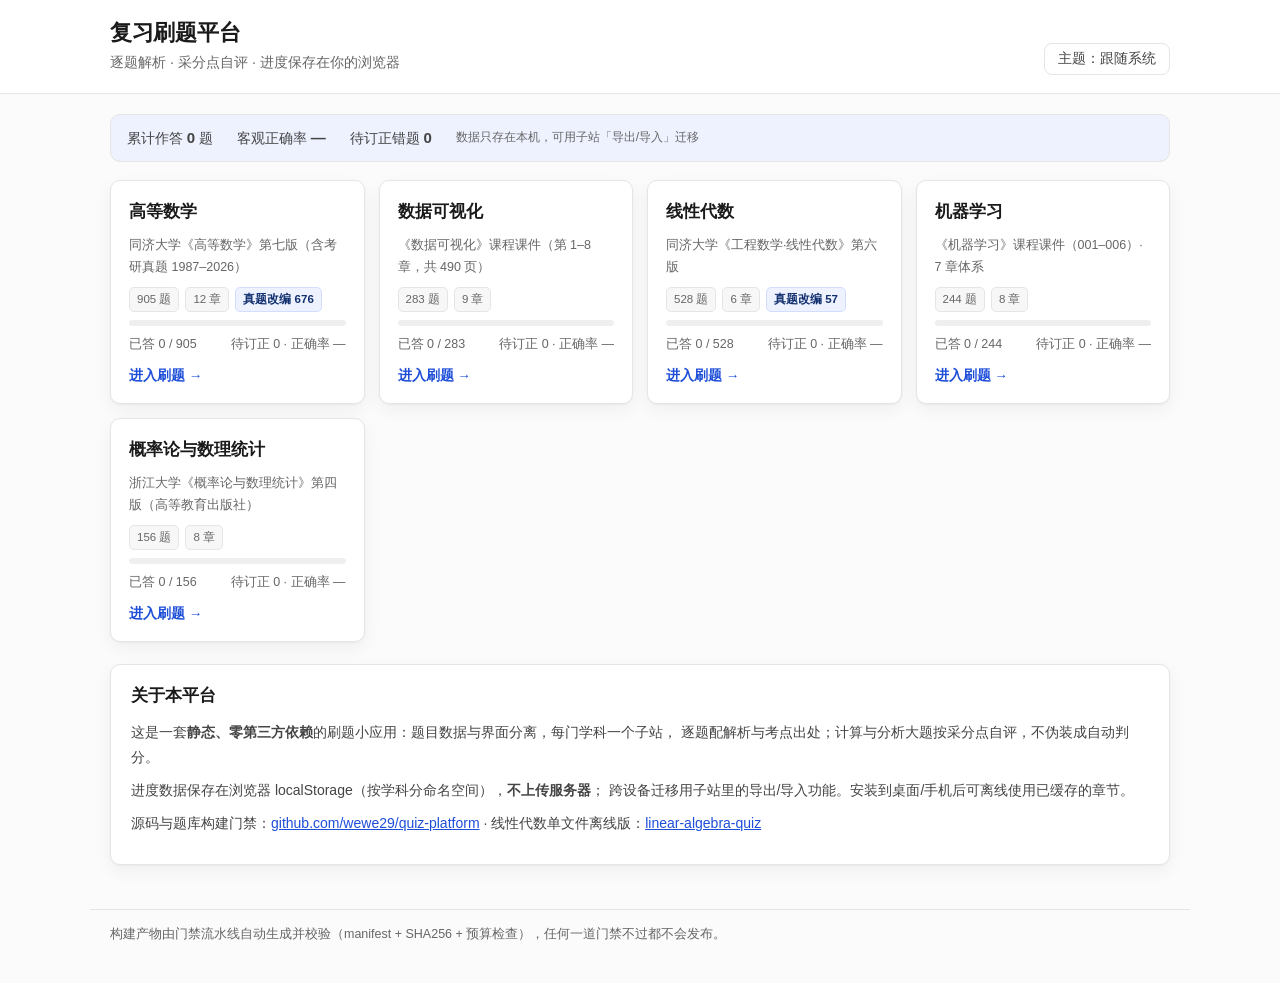
<file: index.html>
<!DOCTYPE html>
<html lang="zh-CN">
<head>
<meta charset="UTF-8">
<meta name="viewport" content="width=device-width, initial-scale=1">
<title>复习刷题平台</title>
<meta name="description" content="多学科大学课程刷题平台：高等数学 905 题、线性代数 528 题、数据可视化 283 题、机器学习 244 题、概率论与数理统计 156 题，共 2116 题，全部上线。逐题解析与考点出处；客观题自动判分，主观题按采分点自评；进度只存在本机浏览器，可安装、可离线。">
<meta name="theme-color" content="#1d4ed8">
<link rel="manifest" href="manifest.webmanifest">
<link rel="apple-touch-icon" href="assets/icons/icon-180.png">
<link rel="icon" href="assets/icons/icon.svg" type="image/svg+xml">
<link rel="stylesheet" href="assets/css/tokens.css">
<link rel="stylesheet" href="assets/css/portal.css">
<script>
/* 主题预置：避免深色系统下白屏闪烁；子站设置加载后会按其自身配置覆盖 */
(function(){try{
  var p=localStorage.getItem('quiz-platform-theme');
  var d=p? p==='dark' : !!(window.matchMedia&&window.matchMedia('(prefers-color-scheme: dark)').matches);
  document.documentElement.setAttribute('data-theme',d?'dark':'light');
}catch(e){}})();
</script>
</head>
<body>
<a class="skip-link" href="#portal-main">跳到主内容</a>

<div class="sw-banner" id="sw-banner" hidden>
  检测到新版本。<button type="button" class="btn btn-sm" id="sw-reload">立即刷新</button>
</div>

<header class="topbar">
  <div class="topbar-inner">
    <div>
      <h1>复习刷题平台</h1>
      <p class="muted">逐题解析 · 采分点自评 · 进度保存在你的浏览器</p>
    </div>
    <button type="button" class="btn btn-ghost" id="portal-theme">主题：跟随系统</button>
  </div>
</header>

<main id="portal-main" class="portal-main">
  <section class="aggregate" id="aggregate" hidden>
    <span class="agg-item">累计作答 <b id="agg-answered">—</b> 题</span>
    <span class="agg-item">客观正确率 <b id="agg-acc">—</b></span>
    <span class="agg-item">待订正错题 <b id="agg-wrong">—</b></span>
    <span class="muted">数据只存在本机，可用子站「导出/导入」迁移</span>
  </section>

  <section class="cards" id="cards" aria-label="学科列表">
    <div class="empty">学科列表加载中…</div>
  </section>

  <section class="panel about-platform">
    <h2>关于本平台</h2>
    <p>这是一套<b>静态、零第三方依赖</b>的刷题小应用：题目数据与界面分离，每门学科一个子站，
       逐题配解析与考点出处；计算与分析大题按采分点自评，不伪装成自动判分。</p>
    <p>进度数据保存在浏览器 localStorage（按学科分命名空间），<b>不上传服务器</b>；
       跨设备迁移用子站里的导出/导入功能。安装到桌面/手机后可离线使用已缓存的章节。</p>
    <p class="muted">源码与题库构建门禁：<a href="https://github.com/wewe29/quiz-platform" rel="noopener">github.com/wewe29/quiz-platform</a>
       · 线性代数单文件离线版：<a href="https://wewe29.github.io/linear-algebra-quiz/" rel="noopener">linear-algebra-quiz</a></p>
  </section>
</main>

<footer class="foot muted">
  <p>构建产物由门禁流水线自动生成并校验（manifest + SHA256 + 预算检查），任何一道门禁不过都不会发布。</p>
</footer>

<script src="assets/js/portal.js"></script>
<script>
/* PWA：仅 HTTPS（或 localhost）注册；SW 失效不影响任何页面功能 */
(function () {
  if (!('serviceWorker' in navigator)) return;
  var ok = location.protocol === 'https:' ||
    location.hostname === 'localhost' || location.hostname === '127.0.0.1';
  if (!ok) return;
  window.addEventListener('load', function () {
    navigator.serviceWorker.register('sw.js').then(function (reg) {
      function banner() {
        var b = document.getElementById('sw-banner');
        if (b && reg.waiting && navigator.serviceWorker.controller) b.hidden = false;
      }
      banner();
      reg.addEventListener('updatefound', function () {
        var w = reg.installing;
        if (!w) return;
        w.addEventListener('statechange', function () { if (w.state === 'installed') banner(); });
      });
      var btn = document.getElementById('sw-reload');
      if (btn) btn.addEventListener('click', function () {
        if (reg.waiting) reg.waiting.postMessage({ type: 'SKIP_WAITING' });
      });
      var refreshing = false;
      navigator.serviceWorker.addEventListener('controllerchange', function () {
        if (!refreshing) { refreshing = true; location.reload(); }
      });
    }).catch(function () {});
  });
})();
</script>
</body>
</html>
</file>
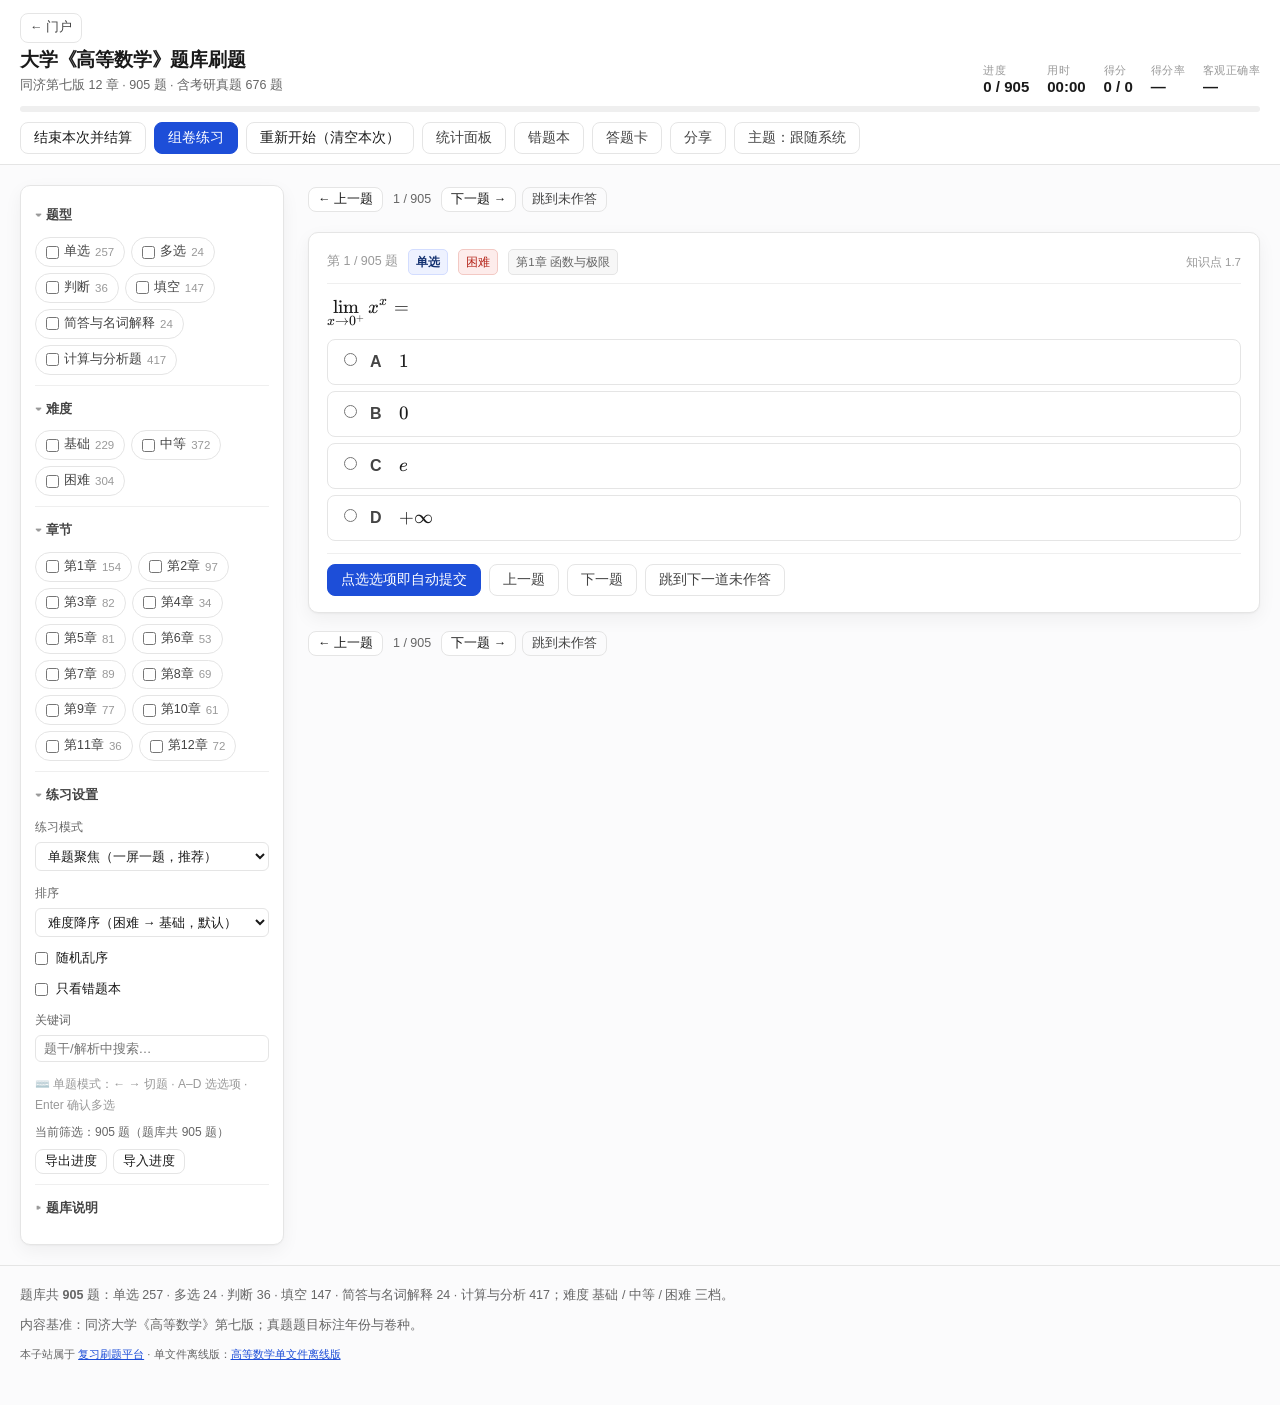
<file: subjects/calculus/index.html>
<!DOCTYPE html>
<html lang="zh-CN">
<head>
<meta charset="UTF-8">
<meta name="viewport" content="width=device-width, initial-scale=1">
<title>大学《高等数学》题库刷题 · 复习刷题平台</title>
<!-- 描述整体来自 manifest.summary.desc（各学科自己写、按题量维护）；此处不追加固定样板句，
     否则「六题型」这种话会套到只有三型的学科头上（2026-11-08 那次元信息漂移的同一条病根）。 -->
<meta name="description" content="高等数学 905 题刷题子站：12 章、三难度、逐题解析与考点出处，考研真题标注年份卷种。">
<meta name="theme-color" content="#1d4ed8">
<link rel="manifest" href="../../manifest.webmanifest">
<link rel="apple-touch-icon" href="../../assets/icons/icon-180.png">
<link rel="stylesheet" href="../../assets/css/tokens.css">
<link rel="stylesheet" href="assets/css/subject.css">
<link rel="stylesheet" href="assets/vendor/katex/katex.min.css">
<script>
/* 主题预置：子站自身的主题设置（存储在 quiz-linalg-v2）加载后由 app.js 接管 */
(function(){try{
  var p=localStorage.getItem('quiz-platform-theme');
  var d=p? p==='dark' : !!(window.matchMedia&&window.matchMedia('(prefers-color-scheme: dark)').matches);
  document.documentElement.setAttribute('data-theme',d?'dark':'light');
}catch(e){}})();
</script>
</head>
<body>
<a class="skip-link" href="#quiz">跳到题目区</a>

<header class="hud" id="hud">
  <div class="hud-inner">
    <div class="hud-top">
      <div class="hud-title">
        <a class="btn btn-ghost btn-sm portal-link" href="../../">← 门户</a>
        <h1>大学《高等数学》题库刷题</h1>
        <p class="hud-sub" id="hud-sub">题库加载中…</p>
      </div>
      <div class="hud-metrics">
        <div class="metric"><span class="metric-k">进度</span><span class="metric-v" id="m-progress">0 / 0</span></div>
        <div class="metric"><span class="metric-k">用时</span><span class="metric-v" id="m-time">00:00</span></div>
        <div class="metric"><span class="metric-k">得分</span><span class="metric-v" id="m-score">0 / 0</span></div>
        <div class="metric"><span class="metric-k">得分率</span><span class="metric-v" id="m-rate">—</span></div>
        <div class="metric"><span class="metric-k">客观正确率</span><span class="metric-v" id="m-acc">—</span></div>
      </div>
    </div>
    <div class="progress" role="progressbar" aria-label="答题进度" aria-valuemin="0" aria-valuemax="100" aria-valuenow="0" id="progress-bar">
      <div class="progress-fill" id="progress-fill"></div>
    </div>
    <div class="hud-actions">
      <button type="button" class="btn" id="btn-finish">结束本次并结算</button>
      <button type="button" class="btn btn-primary" id="btn-builder">组卷练习</button>
      <button type="button" class="btn" id="btn-reset">重新开始（清空本次）</button>
      <button type="button" class="btn btn-ghost" id="btn-stats">统计面板</button>
      <button type="button" class="btn btn-ghost" id="btn-wrong">错题本</button>
      <button type="button" class="btn btn-ghost" id="btn-sheet">答题卡</button>
      <button type="button" class="btn btn-ghost" id="btn-share">分享</button>
      <button type="button" class="btn btn-ghost" id="btn-theme">主题：跟随系统</button>
    </div>
  </div>
</header>

<div class="sw-banner" id="sw-banner" hidden>
  检测到新版本。<button type="button" class="btn btn-sm" id="sw-reload">立即刷新</button>
</div>

<div class="storage-warn" id="storage-warn" hidden>当前浏览器无法使用本地存储，本次作答记录不会被保存。</div>

<div class="layout">
  <aside class="filters" id="filters" aria-label="筛选与排序">
    <details class="filter-block" open>
      <summary>题型</summary>
      <div class="chips" id="f-types"></div>
    </details>
    <details class="filter-block" open>
      <summary>难度</summary>
      <div class="chips" id="f-diffs"></div>
    </details>
    <details class="filter-block" open>
      <summary>章节</summary>
      <div class="chips" id="f-chapters"></div>
    </details>
    <details class="filter-block" open>
      <summary>练习设置</summary>
      <div class="field">
        <label for="f-mode">练习模式</label>
        <select id="f-mode">
          <option value="single">单题聚焦（一屏一题，推荐）</option>
          <option value="list">列表分页（每页 20 题）</option>
        </select>
      </div>
      <div class="field">
        <label for="f-order">排序</label>
        <select id="f-order">
          <option value="difficulty_desc">难度降序（困难 → 基础，默认）</option>
          <option value="difficulty_asc">难度升序（基础 → 困难）</option>
          <option value="chapter">按章节顺序</option>
          <option value="type">按题型顺序</option>
        </select>
      </div>
      <label class="switch"><input type="checkbox" id="f-shuffle"><span>随机乱序</span></label>
      <label class="switch"><input type="checkbox" id="f-wrongonly"><span>只看错题本</span></label>
      <div class="field">
        <label for="f-kw">关键词</label>
        <input type="search" id="f-kw" placeholder="题干/解析中搜索…">
      </div>
      <p class="hint kbd-hint">⌨️ 单题模式：← → 切题 · A–D 选选项 · Enter 确认多选</p>
      <p class="hint" id="f-count">—</p>
      <div class="data-row">
        <button type="button" class="btn btn-sm" id="btn-export">导出进度</button>
        <button type="button" class="btn btn-sm" id="btn-import">导入进度</button>
      </div>
    </details>
    <details class="filter-block">
      <summary>题库说明</summary>
      <div class="about" id="about-block"><p>加载中…</p></div>
    </details>
  </aside>

  <main id="quiz" class="quiz" tabindex="-1">
    <div class="empty" id="boot-hint">题库加载中…</div>
  </main>
</div>

<section class="panel" id="panel-builder" hidden aria-label="组卷练习">
  <h2>组卷练习 <span class="muted">先选范围和数量，生成一份固定练习集</span></h2>
  <div class="builder-row"><span class="builder-k">章节</span><div class="chips" id="b-chapters"></div></div>
  <div class="builder-row"><span class="builder-k">题型</span><div class="chips" id="b-types"></div></div>
  <div class="builder-row"><span class="builder-k">难度</span><div class="chips" id="b-diffs"></div></div>
  <div class="builder-row">
    <span class="builder-k">数量</span>
    <input type="number" id="b-count" min="1" max="200" value="10" class="b-count">
    <span class="builder-k">抽取</span>
    <select id="b-mode" class="b-mode">
      <option value="random">随机抽题</option>
      <option value="unanswered">优先未作答</option>
      <option value="wrongonly">只抽待订正错题</option>
      <option value="asc">难度升序（基础 → 困难）</option>
    </select>
    <label class="switch"><input type="checkbox" id="b-unanswered"><span>仅未作答</span></label>
  </div>
  <div class="builder-actions">
    <button type="button" class="btn btn-primary" id="b-generate">生成并开始练习</button>
    <button type="button" class="btn btn-ghost" id="b-exit">退出组卷（恢复全库）</button>
    <span class="hint" id="b-pool">—</span>
  </div>
  <p class="hint">组卷后的练习集固定不变：左侧筛选与题库浏览不会改写本卷；「重新开始」或「退出组卷」恢复全库练习。</p>
</section>

<section class="panel" id="panel-stats" hidden aria-label="统计面板">
  <h2>统计面板</h2>
  <div class="stat-grid" id="stat-grid"></div>
  <h3>答案位置统计（题库实测，非声称）</h3>
  <div id="pos-stat"></div>
  <h3>分值口径（副口径；主口径为题数）</h3>
  <div id="score-table"></div>
</section>

<section class="panel" id="panel-sheet" hidden aria-label="答题卡">
  <h2>答题卡</h2>
  <div class="sheet-legend" id="sheet-legend"></div>
  <div class="sheet-grid" id="sheet-grid"></div>
</section>

<section class="panel" id="panel-wrong" hidden aria-label="错题本">
  <h2>错题本 <span class="muted" id="wrong-count"></span></h2>
  <div class="wrong-actions">
    <button type="button" class="btn" id="btn-wrong-practice">只练这些题</button>
    <button type="button" class="btn btn-ghost" id="btn-wrong-clear">清空错题本</button>
    <button type="button" class="btn btn-ghost" id="btn-wrong-print">打印错题集</button>
  </div>
  <div id="wrong-list"></div>
</section>

<div class="modal" id="data-modal" hidden>
  <div class="modal-box">
    <h3 id="data-modal-title">导出进度</h3>
    <textarea id="data-text" rows="9" spellcheck="false"
      placeholder="导出时这里会填入进度 JSON；导入时把此前导出的 JSON 粘贴到这里。"></textarea>
    <div class="modal-actions">
      <button type="button" class="btn btn-sm" data-role="data-copy">复制</button>
      <button type="button" class="btn btn-sm" data-role="data-download">下载 .json</button>
      <button type="button" class="btn btn-sm btn-primary" data-role="data-apply">从文本导入</button>
      <button type="button" class="btn btn-sm btn-ghost" data-role="data-close">关闭</button>
    </div>
    <p class="hint" id="data-hint"></p>
  </div>
</div>

<div class="toast" id="toast"></div>

<footer class="foot">
  <div id="foot-dynamic"></div>
  <p class="muted">本子站属于 <a href="../../">复习刷题平台</a> · 单文件离线版：<a href="https://7qzdvmxrwxnez.space.mcode.cn" rel="noopener">高等数学单文件离线版</a></p>
</footer>

<script src="assets/vendor/katex/katex.min.js"></script>
<script src="assets/vendor/katex/contrib/auto-render.min.js"></script>
<script src="assets/js/subject.js"></script>
<script src="assets/js/core/store.js"></script>
<script src="assets/js/core/bank.js"></script>
<script src="assets/js/app.js"></script>
<script>
/* PWA：仅 HTTPS（或 localhost）下注册；注册失败静默——页面全部功能不依赖 SW */
(function () {
  if (!('serviceWorker' in navigator)) return;
  var ok = location.protocol === 'https:' ||
    location.hostname === 'localhost' || location.hostname === '127.0.0.1';
  if (!ok) return;
  window.addEventListener('load', function () {
    navigator.serviceWorker.register('../../sw.js').then(function (reg) {
      function banner() {
        var b = document.getElementById('sw-banner');
        if (b && reg.waiting && navigator.serviceWorker.controller) b.hidden = false;
      }
      banner();
      reg.addEventListener('updatefound', function () {
        var w = reg.installing;
        if (!w) return;
        w.addEventListener('statechange', function () { if (w.state === 'installed') banner(); });
      });
      var btn = document.getElementById('sw-reload');
      if (btn) btn.addEventListener('click', function () {
        if (reg.waiting) reg.waiting.postMessage({ type: 'SKIP_WAITING' });
      });
      var refreshing = false;
      navigator.serviceWorker.addEventListener('controllerchange', function () {
        if (!refreshing) { refreshing = true; location.reload(); }
      });
    }).catch(function () { /* 无 SW 也能完整使用 */ });
  });
})();
</script>
</body>
</html>
</file>
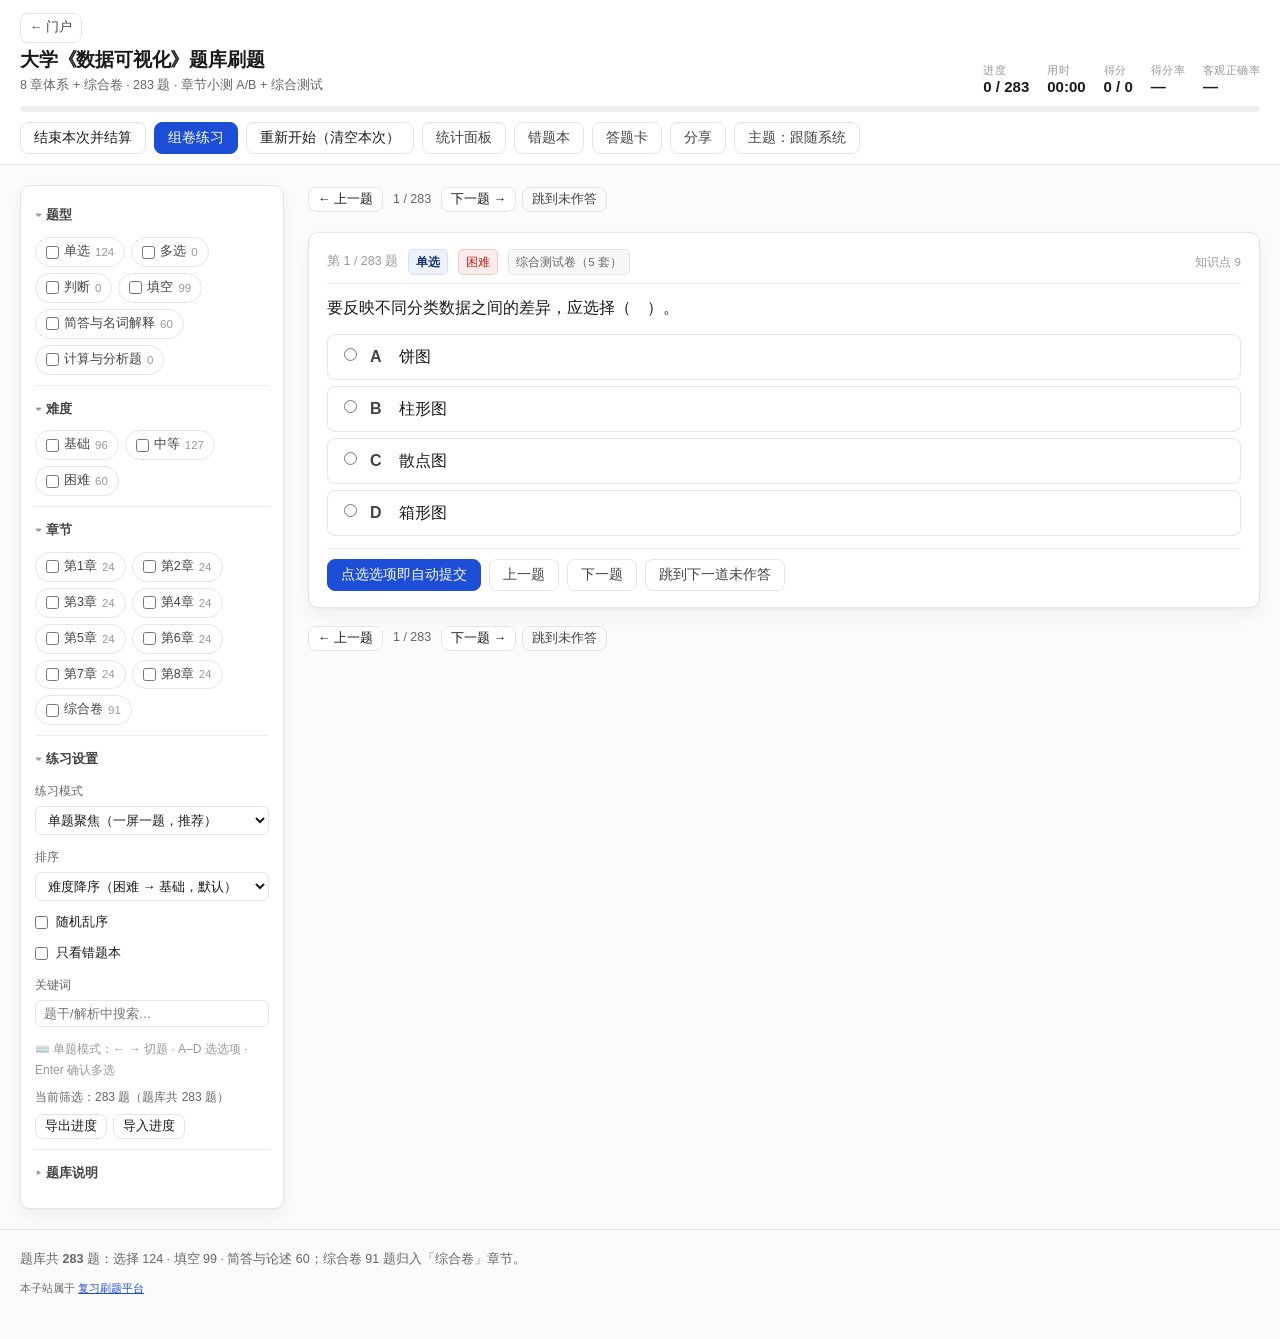
<file: subjects/dataviz/index.html>
<!DOCTYPE html>
<html lang="zh-CN">
<head>
<meta charset="UTF-8">
<meta name="viewport" content="width=device-width, initial-scale=1">
<title>大学《数据可视化》题库刷题 · 复习刷题平台</title>
<!-- 描述整体来自 manifest.summary.desc（各学科自己写、按题量维护）；此处不追加固定样板句，
     否则「六题型」这种话会套到只有三型的学科头上（2026-11-08 那次元信息漂移的同一条病根）。 -->
<meta name="description" content="数据可视化 283 题刷题子站：章节小测 A/B 卷 + 5 套综合卷，逐题解析（依据课件整理的知识文档）与考点出处。">
<meta name="theme-color" content="#1d4ed8">
<link rel="manifest" href="../../manifest.webmanifest">
<link rel="apple-touch-icon" href="../../assets/icons/icon-180.png">
<link rel="stylesheet" href="../../assets/css/tokens.css">
<link rel="stylesheet" href="assets/css/subject.css">
<link rel="stylesheet" href="assets/vendor/katex/katex.min.css">
<script>
/* 主题预置：子站自身的主题设置（存储在 quiz-linalg-v2）加载后由 app.js 接管 */
(function(){try{
  var p=localStorage.getItem('quiz-platform-theme');
  var d=p? p==='dark' : !!(window.matchMedia&&window.matchMedia('(prefers-color-scheme: dark)').matches);
  document.documentElement.setAttribute('data-theme',d?'dark':'light');
}catch(e){}})();
</script>
</head>
<body>
<a class="skip-link" href="#quiz">跳到题目区</a>

<header class="hud" id="hud">
  <div class="hud-inner">
    <div class="hud-top">
      <div class="hud-title">
        <a class="btn btn-ghost btn-sm portal-link" href="../../">← 门户</a>
        <h1>大学《数据可视化》题库刷题</h1>
        <p class="hud-sub" id="hud-sub">题库加载中…</p>
      </div>
      <div class="hud-metrics">
        <div class="metric"><span class="metric-k">进度</span><span class="metric-v" id="m-progress">0 / 0</span></div>
        <div class="metric"><span class="metric-k">用时</span><span class="metric-v" id="m-time">00:00</span></div>
        <div class="metric"><span class="metric-k">得分</span><span class="metric-v" id="m-score">0 / 0</span></div>
        <div class="metric"><span class="metric-k">得分率</span><span class="metric-v" id="m-rate">—</span></div>
        <div class="metric"><span class="metric-k">客观正确率</span><span class="metric-v" id="m-acc">—</span></div>
      </div>
    </div>
    <div class="progress" role="progressbar" aria-label="答题进度" aria-valuemin="0" aria-valuemax="100" aria-valuenow="0" id="progress-bar">
      <div class="progress-fill" id="progress-fill"></div>
    </div>
    <div class="hud-actions">
      <button type="button" class="btn" id="btn-finish">结束本次并结算</button>
      <button type="button" class="btn btn-primary" id="btn-builder">组卷练习</button>
      <button type="button" class="btn" id="btn-reset">重新开始（清空本次）</button>
      <button type="button" class="btn btn-ghost" id="btn-stats">统计面板</button>
      <button type="button" class="btn btn-ghost" id="btn-wrong">错题本</button>
      <button type="button" class="btn btn-ghost" id="btn-sheet">答题卡</button>
      <button type="button" class="btn btn-ghost" id="btn-share">分享</button>
      <button type="button" class="btn btn-ghost" id="btn-theme">主题：跟随系统</button>
    </div>
  </div>
</header>

<div class="sw-banner" id="sw-banner" hidden>
  检测到新版本。<button type="button" class="btn btn-sm" id="sw-reload">立即刷新</button>
</div>

<div class="storage-warn" id="storage-warn" hidden>当前浏览器无法使用本地存储，本次作答记录不会被保存。</div>

<div class="layout">
  <aside class="filters" id="filters" aria-label="筛选与排序">
    <details class="filter-block" open>
      <summary>题型</summary>
      <div class="chips" id="f-types"></div>
    </details>
    <details class="filter-block" open>
      <summary>难度</summary>
      <div class="chips" id="f-diffs"></div>
    </details>
    <details class="filter-block" open>
      <summary>章节</summary>
      <div class="chips" id="f-chapters"></div>
    </details>
    <details class="filter-block" open>
      <summary>练习设置</summary>
      <div class="field">
        <label for="f-mode">练习模式</label>
        <select id="f-mode">
          <option value="single">单题聚焦（一屏一题，推荐）</option>
          <option value="list">列表分页（每页 20 题）</option>
        </select>
      </div>
      <div class="field">
        <label for="f-order">排序</label>
        <select id="f-order">
          <option value="difficulty_desc">难度降序（困难 → 基础，默认）</option>
          <option value="difficulty_asc">难度升序（基础 → 困难）</option>
          <option value="chapter">按章节顺序</option>
          <option value="type">按题型顺序</option>
        </select>
      </div>
      <label class="switch"><input type="checkbox" id="f-shuffle"><span>随机乱序</span></label>
      <label class="switch"><input type="checkbox" id="f-wrongonly"><span>只看错题本</span></label>
      <div class="field">
        <label for="f-kw">关键词</label>
        <input type="search" id="f-kw" placeholder="题干/解析中搜索…">
      </div>
      <p class="hint kbd-hint">⌨️ 单题模式：← → 切题 · A–D 选选项 · Enter 确认多选</p>
      <p class="hint" id="f-count">—</p>
      <div class="data-row">
        <button type="button" class="btn btn-sm" id="btn-export">导出进度</button>
        <button type="button" class="btn btn-sm" id="btn-import">导入进度</button>
      </div>
    </details>
    <details class="filter-block">
      <summary>题库说明</summary>
      <div class="about" id="about-block"><p>加载中…</p></div>
    </details>
  </aside>

  <main id="quiz" class="quiz" tabindex="-1">
    <div class="empty" id="boot-hint">题库加载中…</div>
  </main>
</div>

<section class="panel" id="panel-builder" hidden aria-label="组卷练习">
  <h2>组卷练习 <span class="muted">先选范围和数量，生成一份固定练习集</span></h2>
  <div class="builder-row"><span class="builder-k">章节</span><div class="chips" id="b-chapters"></div></div>
  <div class="builder-row"><span class="builder-k">题型</span><div class="chips" id="b-types"></div></div>
  <div class="builder-row"><span class="builder-k">难度</span><div class="chips" id="b-diffs"></div></div>
  <div class="builder-row">
    <span class="builder-k">数量</span>
    <input type="number" id="b-count" min="1" max="200" value="10" class="b-count">
    <span class="builder-k">抽取</span>
    <select id="b-mode" class="b-mode">
      <option value="random">随机抽题</option>
      <option value="unanswered">优先未作答</option>
      <option value="wrongonly">只抽待订正错题</option>
      <option value="asc">难度升序（基础 → 困难）</option>
    </select>
    <label class="switch"><input type="checkbox" id="b-unanswered"><span>仅未作答</span></label>
  </div>
  <div class="builder-actions">
    <button type="button" class="btn btn-primary" id="b-generate">生成并开始练习</button>
    <button type="button" class="btn btn-ghost" id="b-exit">退出组卷（恢复全库）</button>
    <span class="hint" id="b-pool">—</span>
  </div>
  <p class="hint">组卷后的练习集固定不变：左侧筛选与题库浏览不会改写本卷；「重新开始」或「退出组卷」恢复全库练习。</p>
</section>

<section class="panel" id="panel-stats" hidden aria-label="统计面板">
  <h2>统计面板</h2>
  <div class="stat-grid" id="stat-grid"></div>
  <h3>答案位置统计（题库实测，非声称）</h3>
  <div id="pos-stat"></div>
  <h3>分值口径（副口径；主口径为题数）</h3>
  <div id="score-table"></div>
</section>

<section class="panel" id="panel-sheet" hidden aria-label="答题卡">
  <h2>答题卡</h2>
  <div class="sheet-legend" id="sheet-legend"></div>
  <div class="sheet-grid" id="sheet-grid"></div>
</section>

<section class="panel" id="panel-wrong" hidden aria-label="错题本">
  <h2>错题本 <span class="muted" id="wrong-count"></span></h2>
  <div class="wrong-actions">
    <button type="button" class="btn" id="btn-wrong-practice">只练这些题</button>
    <button type="button" class="btn btn-ghost" id="btn-wrong-clear">清空错题本</button>
    <button type="button" class="btn btn-ghost" id="btn-wrong-print">打印错题集</button>
  </div>
  <div id="wrong-list"></div>
</section>

<div class="modal" id="data-modal" hidden>
  <div class="modal-box">
    <h3 id="data-modal-title">导出进度</h3>
    <textarea id="data-text" rows="9" spellcheck="false"
      placeholder="导出时这里会填入进度 JSON；导入时把此前导出的 JSON 粘贴到这里。"></textarea>
    <div class="modal-actions">
      <button type="button" class="btn btn-sm" data-role="data-copy">复制</button>
      <button type="button" class="btn btn-sm" data-role="data-download">下载 .json</button>
      <button type="button" class="btn btn-sm btn-primary" data-role="data-apply">从文本导入</button>
      <button type="button" class="btn btn-sm btn-ghost" data-role="data-close">关闭</button>
    </div>
    <p class="hint" id="data-hint"></p>
  </div>
</div>

<div class="toast" id="toast"></div>

<footer class="foot">
  <div id="foot-dynamic"></div>
  <p class="muted">本子站属于 <a href="../../">复习刷题平台</a></p>
</footer>

<script src="assets/vendor/katex/katex.min.js"></script>
<script src="assets/vendor/katex/contrib/auto-render.min.js"></script>
<script src="assets/js/subject.js"></script>
<script src="assets/js/core/store.js"></script>
<script src="assets/js/core/bank.js"></script>
<script src="assets/js/app.js"></script>
<script>
/* PWA：仅 HTTPS（或 localhost）下注册；注册失败静默——页面全部功能不依赖 SW */
(function () {
  if (!('serviceWorker' in navigator)) return;
  var ok = location.protocol === 'https:' ||
    location.hostname === 'localhost' || location.hostname === '127.0.0.1';
  if (!ok) return;
  window.addEventListener('load', function () {
    navigator.serviceWorker.register('../../sw.js').then(function (reg) {
      function banner() {
        var b = document.getElementById('sw-banner');
        if (b && reg.waiting && navigator.serviceWorker.controller) b.hidden = false;
      }
      banner();
      reg.addEventListener('updatefound', function () {
        var w = reg.installing;
        if (!w) return;
        w.addEventListener('statechange', function () { if (w.state === 'installed') banner(); });
      });
      var btn = document.getElementById('sw-reload');
      if (btn) btn.addEventListener('click', function () {
        if (reg.waiting) reg.waiting.postMessage({ type: 'SKIP_WAITING' });
      });
      var refreshing = false;
      navigator.serviceWorker.addEventListener('controllerchange', function () {
        if (!refreshing) { refreshing = true; location.reload(); }
      });
    }).catch(function () { /* 无 SW 也能完整使用 */ });
  });
})();
</script>
</body>
</html>
</file>
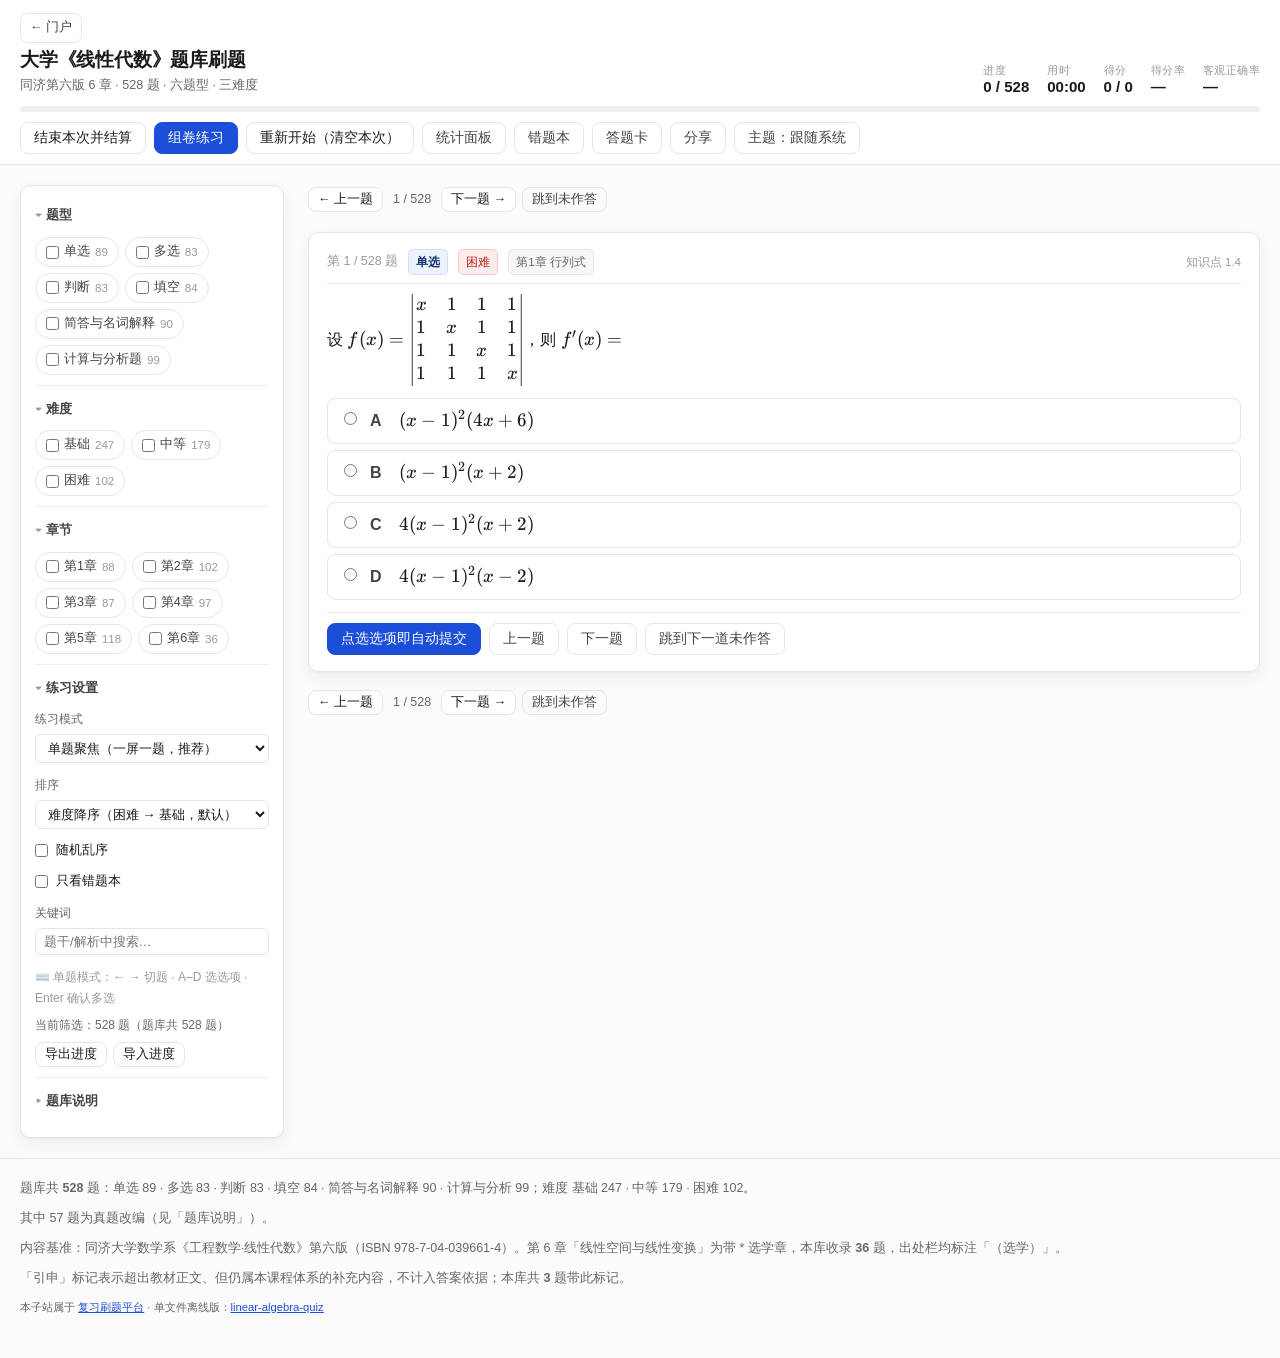
<file: subjects/linalg/index.html>
<!DOCTYPE html>
<html lang="zh-CN">
<head>
<meta charset="UTF-8">
<meta name="viewport" content="width=device-width, initial-scale=1">
<title>大学《线性代数》题库刷题 · 复习刷题平台</title>
<!-- 描述整体来自 manifest.summary.desc（各学科自己写、按题量维护）；此处不追加固定样板句，
     否则「六题型」这种话会套到只有三型的学科头上（2026-11-08 那次元信息漂移的同一条病根）。 -->
<meta name="description" content="大学线性代数 528 题刷题子站：六题型、三难度、逐题解析与考点出处，零外部依赖。">
<meta name="theme-color" content="#1d4ed8">
<link rel="manifest" href="../../manifest.webmanifest">
<link rel="apple-touch-icon" href="../../assets/icons/icon-180.png">
<link rel="stylesheet" href="../../assets/css/tokens.css">
<link rel="stylesheet" href="assets/css/subject.css">
<link rel="stylesheet" href="assets/vendor/katex/katex.min.css">
<script>
/* 主题预置：子站自身的主题设置（存储在 quiz-linalg-v2）加载后由 app.js 接管 */
(function(){try{
  var p=localStorage.getItem('quiz-platform-theme');
  var d=p? p==='dark' : !!(window.matchMedia&&window.matchMedia('(prefers-color-scheme: dark)').matches);
  document.documentElement.setAttribute('data-theme',d?'dark':'light');
}catch(e){}})();
</script>
</head>
<body>
<a class="skip-link" href="#quiz">跳到题目区</a>

<header class="hud" id="hud">
  <div class="hud-inner">
    <div class="hud-top">
      <div class="hud-title">
        <a class="btn btn-ghost btn-sm portal-link" href="../../">← 门户</a>
        <h1>大学《线性代数》题库刷题</h1>
        <p class="hud-sub" id="hud-sub">题库加载中…</p>
      </div>
      <div class="hud-metrics">
        <div class="metric"><span class="metric-k">进度</span><span class="metric-v" id="m-progress">0 / 0</span></div>
        <div class="metric"><span class="metric-k">用时</span><span class="metric-v" id="m-time">00:00</span></div>
        <div class="metric"><span class="metric-k">得分</span><span class="metric-v" id="m-score">0 / 0</span></div>
        <div class="metric"><span class="metric-k">得分率</span><span class="metric-v" id="m-rate">—</span></div>
        <div class="metric"><span class="metric-k">客观正确率</span><span class="metric-v" id="m-acc">—</span></div>
      </div>
    </div>
    <div class="progress" role="progressbar" aria-label="答题进度" aria-valuemin="0" aria-valuemax="100" aria-valuenow="0" id="progress-bar">
      <div class="progress-fill" id="progress-fill"></div>
    </div>
    <div class="hud-actions">
      <button type="button" class="btn" id="btn-finish">结束本次并结算</button>
      <button type="button" class="btn btn-primary" id="btn-builder">组卷练习</button>
      <button type="button" class="btn" id="btn-reset">重新开始（清空本次）</button>
      <button type="button" class="btn btn-ghost" id="btn-stats">统计面板</button>
      <button type="button" class="btn btn-ghost" id="btn-wrong">错题本</button>
      <button type="button" class="btn btn-ghost" id="btn-sheet">答题卡</button>
      <button type="button" class="btn btn-ghost" id="btn-share">分享</button>
      <button type="button" class="btn btn-ghost" id="btn-theme">主题：跟随系统</button>
    </div>
  </div>
</header>

<div class="sw-banner" id="sw-banner" hidden>
  检测到新版本。<button type="button" class="btn btn-sm" id="sw-reload">立即刷新</button>
</div>

<div class="storage-warn" id="storage-warn" hidden>当前浏览器无法使用本地存储，本次作答记录不会被保存。</div>

<div class="layout">
  <aside class="filters" id="filters" aria-label="筛选与排序">
    <details class="filter-block" open>
      <summary>题型</summary>
      <div class="chips" id="f-types"></div>
    </details>
    <details class="filter-block" open>
      <summary>难度</summary>
      <div class="chips" id="f-diffs"></div>
    </details>
    <details class="filter-block" open>
      <summary>章节</summary>
      <div class="chips" id="f-chapters"></div>
    </details>
    <details class="filter-block" open>
      <summary>练习设置</summary>
      <div class="field">
        <label for="f-mode">练习模式</label>
        <select id="f-mode">
          <option value="single">单题聚焦（一屏一题，推荐）</option>
          <option value="list">列表分页（每页 20 题）</option>
        </select>
      </div>
      <div class="field">
        <label for="f-order">排序</label>
        <select id="f-order">
          <option value="difficulty_desc">难度降序（困难 → 基础，默认）</option>
          <option value="difficulty_asc">难度升序（基础 → 困难）</option>
          <option value="chapter">按章节顺序</option>
          <option value="type">按题型顺序</option>
        </select>
      </div>
      <label class="switch"><input type="checkbox" id="f-shuffle"><span>随机乱序</span></label>
      <label class="switch"><input type="checkbox" id="f-wrongonly"><span>只看错题本</span></label>
      <div class="field">
        <label for="f-kw">关键词</label>
        <input type="search" id="f-kw" placeholder="题干/解析中搜索…">
      </div>
      <p class="hint kbd-hint">⌨️ 单题模式：← → 切题 · A–D 选选项 · Enter 确认多选</p>
      <p class="hint" id="f-count">—</p>
      <div class="data-row">
        <button type="button" class="btn btn-sm" id="btn-export">导出进度</button>
        <button type="button" class="btn btn-sm" id="btn-import">导入进度</button>
      </div>
    </details>
    <details class="filter-block">
      <summary>题库说明</summary>
      <div class="about" id="about-block"><p>加载中…</p></div>
    </details>
  </aside>

  <main id="quiz" class="quiz" tabindex="-1">
    <div class="empty" id="boot-hint">题库加载中…</div>
  </main>
</div>

<section class="panel" id="panel-builder" hidden aria-label="组卷练习">
  <h2>组卷练习 <span class="muted">先选范围和数量，生成一份固定练习集</span></h2>
  <div class="builder-row"><span class="builder-k">章节</span><div class="chips" id="b-chapters"></div></div>
  <div class="builder-row"><span class="builder-k">题型</span><div class="chips" id="b-types"></div></div>
  <div class="builder-row"><span class="builder-k">难度</span><div class="chips" id="b-diffs"></div></div>
  <div class="builder-row">
    <span class="builder-k">数量</span>
    <input type="number" id="b-count" min="1" max="200" value="10" class="b-count">
    <span class="builder-k">抽取</span>
    <select id="b-mode" class="b-mode">
      <option value="random">随机抽题</option>
      <option value="unanswered">优先未作答</option>
      <option value="wrongonly">只抽待订正错题</option>
      <option value="asc">难度升序（基础 → 困难）</option>
    </select>
    <label class="switch"><input type="checkbox" id="b-unanswered"><span>仅未作答</span></label>
  </div>
  <div class="builder-actions">
    <button type="button" class="btn btn-primary" id="b-generate">生成并开始练习</button>
    <button type="button" class="btn btn-ghost" id="b-exit">退出组卷（恢复全库）</button>
    <span class="hint" id="b-pool">—</span>
  </div>
  <p class="hint">组卷后的练习集固定不变：左侧筛选与题库浏览不会改写本卷；「重新开始」或「退出组卷」恢复全库练习。</p>
</section>

<section class="panel" id="panel-stats" hidden aria-label="统计面板">
  <h2>统计面板</h2>
  <div class="stat-grid" id="stat-grid"></div>
  <h3>答案位置统计（题库实测，非声称）</h3>
  <div id="pos-stat"></div>
  <h3>分值口径（副口径；主口径为题数）</h3>
  <div id="score-table"></div>
</section>

<section class="panel" id="panel-sheet" hidden aria-label="答题卡">
  <h2>答题卡</h2>
  <div class="sheet-legend" id="sheet-legend"></div>
  <div class="sheet-grid" id="sheet-grid"></div>
</section>

<section class="panel" id="panel-wrong" hidden aria-label="错题本">
  <h2>错题本 <span class="muted" id="wrong-count"></span></h2>
  <div class="wrong-actions">
    <button type="button" class="btn" id="btn-wrong-practice">只练这些题</button>
    <button type="button" class="btn btn-ghost" id="btn-wrong-clear">清空错题本</button>
    <button type="button" class="btn btn-ghost" id="btn-wrong-print">打印错题集</button>
  </div>
  <div id="wrong-list"></div>
</section>

<div class="modal" id="data-modal" hidden>
  <div class="modal-box">
    <h3 id="data-modal-title">导出进度</h3>
    <textarea id="data-text" rows="9" spellcheck="false"
      placeholder="导出时这里会填入进度 JSON；导入时把此前导出的 JSON 粘贴到这里。"></textarea>
    <div class="modal-actions">
      <button type="button" class="btn btn-sm" data-role="data-copy">复制</button>
      <button type="button" class="btn btn-sm" data-role="data-download">下载 .json</button>
      <button type="button" class="btn btn-sm btn-primary" data-role="data-apply">从文本导入</button>
      <button type="button" class="btn btn-sm btn-ghost" data-role="data-close">关闭</button>
    </div>
    <p class="hint" id="data-hint"></p>
  </div>
</div>

<div class="toast" id="toast"></div>

<footer class="foot">
  <div id="foot-dynamic"></div>
  <p class="muted">本子站属于 <a href="../../">复习刷题平台</a> · 单文件离线版：<a href="https://wewe29.github.io/linear-algebra-quiz/" rel="noopener">linear-algebra-quiz</a></p>
</footer>

<script src="assets/vendor/katex/katex.min.js"></script>
<script src="assets/vendor/katex/contrib/auto-render.min.js"></script>
<script src="assets/js/subject.js"></script>
<script src="assets/js/core/store.js"></script>
<script src="assets/js/core/bank.js"></script>
<script src="assets/js/app.js"></script>
<script>
/* PWA：仅 HTTPS（或 localhost）下注册；注册失败静默——页面全部功能不依赖 SW */
(function () {
  if (!('serviceWorker' in navigator)) return;
  var ok = location.protocol === 'https:' ||
    location.hostname === 'localhost' || location.hostname === '127.0.0.1';
  if (!ok) return;
  window.addEventListener('load', function () {
    navigator.serviceWorker.register('../../sw.js').then(function (reg) {
      function banner() {
        var b = document.getElementById('sw-banner');
        if (b && reg.waiting && navigator.serviceWorker.controller) b.hidden = false;
      }
      banner();
      reg.addEventListener('updatefound', function () {
        var w = reg.installing;
        if (!w) return;
        w.addEventListener('statechange', function () { if (w.state === 'installed') banner(); });
      });
      var btn = document.getElementById('sw-reload');
      if (btn) btn.addEventListener('click', function () {
        if (reg.waiting) reg.waiting.postMessage({ type: 'SKIP_WAITING' });
      });
      var refreshing = false;
      navigator.serviceWorker.addEventListener('controllerchange', function () {
        if (!refreshing) { refreshing = true; location.reload(); }
      });
    }).catch(function () { /* 无 SW 也能完整使用 */ });
  });
})();
</script>
</body>
</html>
</file>
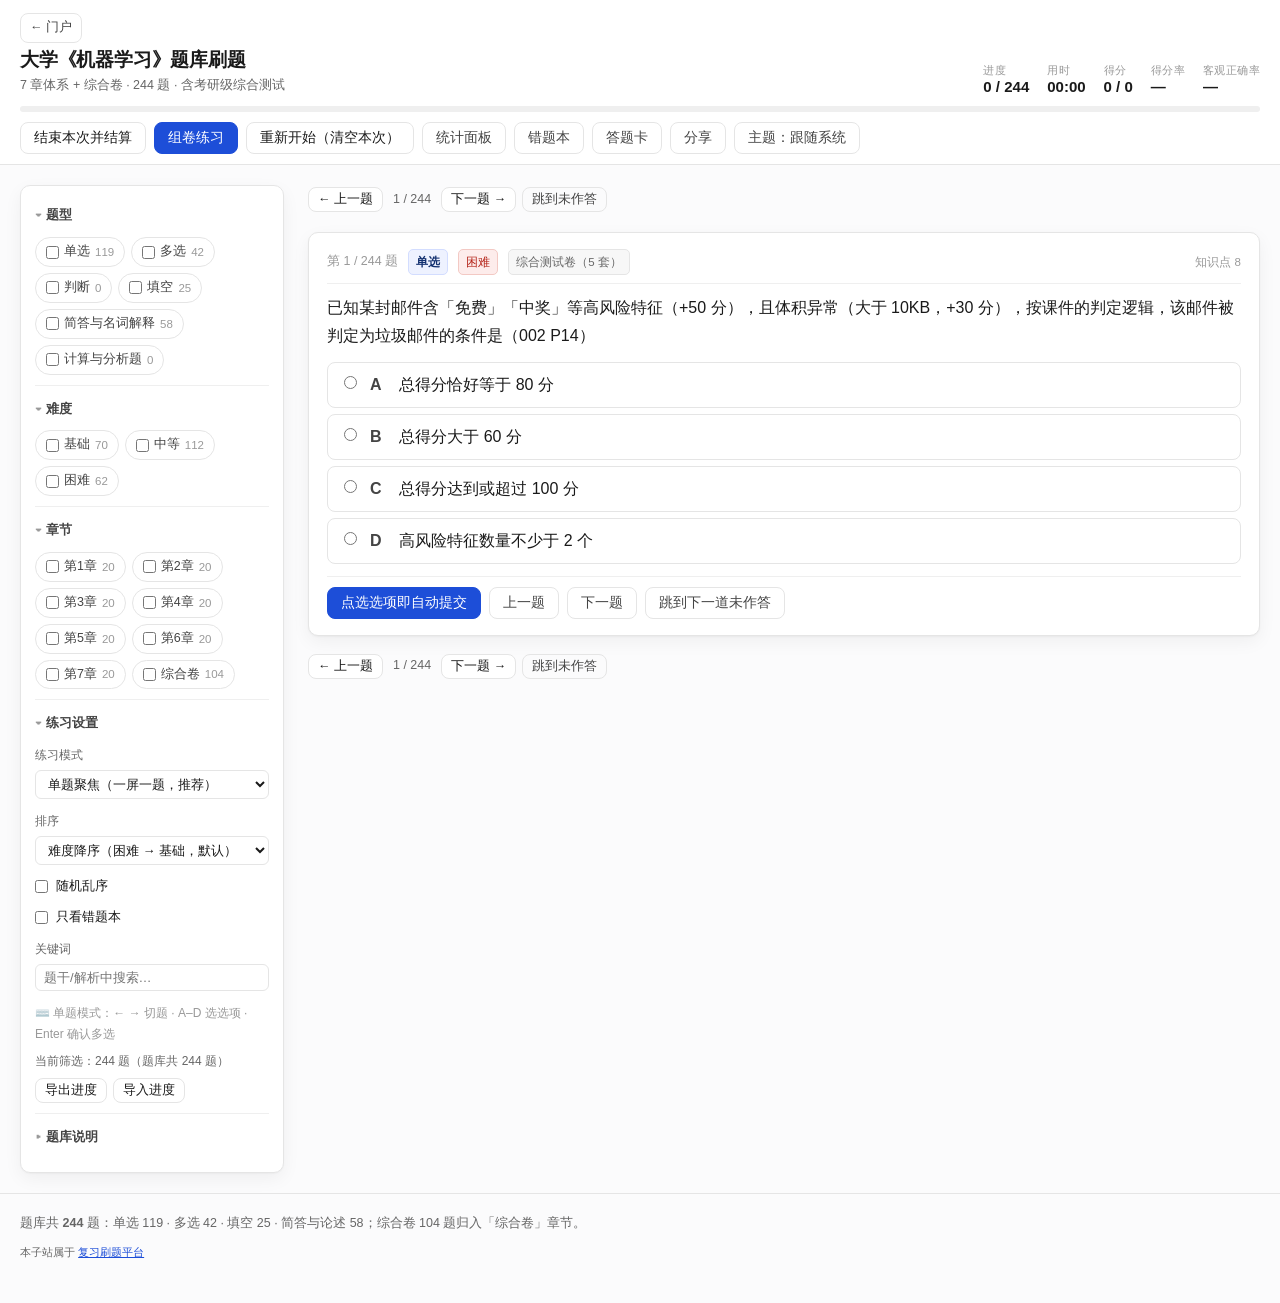
<file: subjects/ml/index.html>
<!DOCTYPE html>
<html lang="zh-CN">
<head>
<meta charset="UTF-8">
<meta name="viewport" content="width=device-width, initial-scale=1">
<title>大学《机器学习》题库刷题 · 复习刷题平台</title>
<!-- 描述整体来自 manifest.summary.desc（各学科自己写、按题量维护）；此处不追加固定样板句，
     否则「六题型」这种话会套到只有三型的学科头上（2026-11-08 那次元信息漂移的同一条病根）。 -->
<meta name="description" content="机器学习 244 题刷题子站：章节小测 A/B 卷 + 5 套综合卷，逐题解析与课件出处，进度保存在本地。">
<meta name="theme-color" content="#1d4ed8">
<link rel="manifest" href="../../manifest.webmanifest">
<link rel="apple-touch-icon" href="../../assets/icons/icon-180.png">
<link rel="stylesheet" href="../../assets/css/tokens.css">
<link rel="stylesheet" href="assets/css/subject.css">
<link rel="stylesheet" href="assets/vendor/katex/katex.min.css">
<script>
/* 主题预置：子站自身的主题设置（存储在 quiz-linalg-v2）加载后由 app.js 接管 */
(function(){try{
  var p=localStorage.getItem('quiz-platform-theme');
  var d=p? p==='dark' : !!(window.matchMedia&&window.matchMedia('(prefers-color-scheme: dark)').matches);
  document.documentElement.setAttribute('data-theme',d?'dark':'light');
}catch(e){}})();
</script>
</head>
<body>
<a class="skip-link" href="#quiz">跳到题目区</a>

<header class="hud" id="hud">
  <div class="hud-inner">
    <div class="hud-top">
      <div class="hud-title">
        <a class="btn btn-ghost btn-sm portal-link" href="../../">← 门户</a>
        <h1>大学《机器学习》题库刷题</h1>
        <p class="hud-sub" id="hud-sub">题库加载中…</p>
      </div>
      <div class="hud-metrics">
        <div class="metric"><span class="metric-k">进度</span><span class="metric-v" id="m-progress">0 / 0</span></div>
        <div class="metric"><span class="metric-k">用时</span><span class="metric-v" id="m-time">00:00</span></div>
        <div class="metric"><span class="metric-k">得分</span><span class="metric-v" id="m-score">0 / 0</span></div>
        <div class="metric"><span class="metric-k">得分率</span><span class="metric-v" id="m-rate">—</span></div>
        <div class="metric"><span class="metric-k">客观正确率</span><span class="metric-v" id="m-acc">—</span></div>
      </div>
    </div>
    <div class="progress" role="progressbar" aria-label="答题进度" aria-valuemin="0" aria-valuemax="100" aria-valuenow="0" id="progress-bar">
      <div class="progress-fill" id="progress-fill"></div>
    </div>
    <div class="hud-actions">
      <button type="button" class="btn" id="btn-finish">结束本次并结算</button>
      <button type="button" class="btn btn-primary" id="btn-builder">组卷练习</button>
      <button type="button" class="btn" id="btn-reset">重新开始（清空本次）</button>
      <button type="button" class="btn btn-ghost" id="btn-stats">统计面板</button>
      <button type="button" class="btn btn-ghost" id="btn-wrong">错题本</button>
      <button type="button" class="btn btn-ghost" id="btn-sheet">答题卡</button>
      <button type="button" class="btn btn-ghost" id="btn-share">分享</button>
      <button type="button" class="btn btn-ghost" id="btn-theme">主题：跟随系统</button>
    </div>
  </div>
</header>

<div class="sw-banner" id="sw-banner" hidden>
  检测到新版本。<button type="button" class="btn btn-sm" id="sw-reload">立即刷新</button>
</div>

<div class="storage-warn" id="storage-warn" hidden>当前浏览器无法使用本地存储，本次作答记录不会被保存。</div>

<div class="layout">
  <aside class="filters" id="filters" aria-label="筛选与排序">
    <details class="filter-block" open>
      <summary>题型</summary>
      <div class="chips" id="f-types"></div>
    </details>
    <details class="filter-block" open>
      <summary>难度</summary>
      <div class="chips" id="f-diffs"></div>
    </details>
    <details class="filter-block" open>
      <summary>章节</summary>
      <div class="chips" id="f-chapters"></div>
    </details>
    <details class="filter-block" open>
      <summary>练习设置</summary>
      <div class="field">
        <label for="f-mode">练习模式</label>
        <select id="f-mode">
          <option value="single">单题聚焦（一屏一题，推荐）</option>
          <option value="list">列表分页（每页 20 题）</option>
        </select>
      </div>
      <div class="field">
        <label for="f-order">排序</label>
        <select id="f-order">
          <option value="difficulty_desc">难度降序（困难 → 基础，默认）</option>
          <option value="difficulty_asc">难度升序（基础 → 困难）</option>
          <option value="chapter">按章节顺序</option>
          <option value="type">按题型顺序</option>
        </select>
      </div>
      <label class="switch"><input type="checkbox" id="f-shuffle"><span>随机乱序</span></label>
      <label class="switch"><input type="checkbox" id="f-wrongonly"><span>只看错题本</span></label>
      <div class="field">
        <label for="f-kw">关键词</label>
        <input type="search" id="f-kw" placeholder="题干/解析中搜索…">
      </div>
      <p class="hint kbd-hint">⌨️ 单题模式：← → 切题 · A–D 选选项 · Enter 确认多选</p>
      <p class="hint" id="f-count">—</p>
      <div class="data-row">
        <button type="button" class="btn btn-sm" id="btn-export">导出进度</button>
        <button type="button" class="btn btn-sm" id="btn-import">导入进度</button>
      </div>
    </details>
    <details class="filter-block">
      <summary>题库说明</summary>
      <div class="about" id="about-block"><p>加载中…</p></div>
    </details>
  </aside>

  <main id="quiz" class="quiz" tabindex="-1">
    <div class="empty" id="boot-hint">题库加载中…</div>
  </main>
</div>

<section class="panel" id="panel-builder" hidden aria-label="组卷练习">
  <h2>组卷练习 <span class="muted">先选范围和数量，生成一份固定练习集</span></h2>
  <div class="builder-row"><span class="builder-k">章节</span><div class="chips" id="b-chapters"></div></div>
  <div class="builder-row"><span class="builder-k">题型</span><div class="chips" id="b-types"></div></div>
  <div class="builder-row"><span class="builder-k">难度</span><div class="chips" id="b-diffs"></div></div>
  <div class="builder-row">
    <span class="builder-k">数量</span>
    <input type="number" id="b-count" min="1" max="200" value="10" class="b-count">
    <span class="builder-k">抽取</span>
    <select id="b-mode" class="b-mode">
      <option value="random">随机抽题</option>
      <option value="unanswered">优先未作答</option>
      <option value="wrongonly">只抽待订正错题</option>
      <option value="asc">难度升序（基础 → 困难）</option>
    </select>
    <label class="switch"><input type="checkbox" id="b-unanswered"><span>仅未作答</span></label>
  </div>
  <div class="builder-actions">
    <button type="button" class="btn btn-primary" id="b-generate">生成并开始练习</button>
    <button type="button" class="btn btn-ghost" id="b-exit">退出组卷（恢复全库）</button>
    <span class="hint" id="b-pool">—</span>
  </div>
  <p class="hint">组卷后的练习集固定不变：左侧筛选与题库浏览不会改写本卷；「重新开始」或「退出组卷」恢复全库练习。</p>
</section>

<section class="panel" id="panel-stats" hidden aria-label="统计面板">
  <h2>统计面板</h2>
  <div class="stat-grid" id="stat-grid"></div>
  <h3>答案位置统计（题库实测，非声称）</h3>
  <div id="pos-stat"></div>
  <h3>分值口径（副口径；主口径为题数）</h3>
  <div id="score-table"></div>
</section>

<section class="panel" id="panel-sheet" hidden aria-label="答题卡">
  <h2>答题卡</h2>
  <div class="sheet-legend" id="sheet-legend"></div>
  <div class="sheet-grid" id="sheet-grid"></div>
</section>

<section class="panel" id="panel-wrong" hidden aria-label="错题本">
  <h2>错题本 <span class="muted" id="wrong-count"></span></h2>
  <div class="wrong-actions">
    <button type="button" class="btn" id="btn-wrong-practice">只练这些题</button>
    <button type="button" class="btn btn-ghost" id="btn-wrong-clear">清空错题本</button>
    <button type="button" class="btn btn-ghost" id="btn-wrong-print">打印错题集</button>
  </div>
  <div id="wrong-list"></div>
</section>

<div class="modal" id="data-modal" hidden>
  <div class="modal-box">
    <h3 id="data-modal-title">导出进度</h3>
    <textarea id="data-text" rows="9" spellcheck="false"
      placeholder="导出时这里会填入进度 JSON；导入时把此前导出的 JSON 粘贴到这里。"></textarea>
    <div class="modal-actions">
      <button type="button" class="btn btn-sm" data-role="data-copy">复制</button>
      <button type="button" class="btn btn-sm" data-role="data-download">下载 .json</button>
      <button type="button" class="btn btn-sm btn-primary" data-role="data-apply">从文本导入</button>
      <button type="button" class="btn btn-sm btn-ghost" data-role="data-close">关闭</button>
    </div>
    <p class="hint" id="data-hint"></p>
  </div>
</div>

<div class="toast" id="toast"></div>

<footer class="foot">
  <div id="foot-dynamic"></div>
  <p class="muted">本子站属于 <a href="../../">复习刷题平台</a></p>
</footer>

<script src="assets/vendor/katex/katex.min.js"></script>
<script src="assets/vendor/katex/contrib/auto-render.min.js"></script>
<script src="assets/js/subject.js"></script>
<script src="assets/js/core/store.js"></script>
<script src="assets/js/core/bank.js"></script>
<script src="assets/js/app.js"></script>
<script>
/* PWA：仅 HTTPS（或 localhost）下注册；注册失败静默——页面全部功能不依赖 SW */
(function () {
  if (!('serviceWorker' in navigator)) return;
  var ok = location.protocol === 'https:' ||
    location.hostname === 'localhost' || location.hostname === '127.0.0.1';
  if (!ok) return;
  window.addEventListener('load', function () {
    navigator.serviceWorker.register('../../sw.js').then(function (reg) {
      function banner() {
        var b = document.getElementById('sw-banner');
        if (b && reg.waiting && navigator.serviceWorker.controller) b.hidden = false;
      }
      banner();
      reg.addEventListener('updatefound', function () {
        var w = reg.installing;
        if (!w) return;
        w.addEventListener('statechange', function () { if (w.state === 'installed') banner(); });
      });
      var btn = document.getElementById('sw-reload');
      if (btn) btn.addEventListener('click', function () {
        if (reg.waiting) reg.waiting.postMessage({ type: 'SKIP_WAITING' });
      });
      var refreshing = false;
      navigator.serviceWorker.addEventListener('controllerchange', function () {
        if (!refreshing) { refreshing = true; location.reload(); }
      });
    }).catch(function () { /* 无 SW 也能完整使用 */ });
  });
})();
</script>
</body>
</html>
</file>
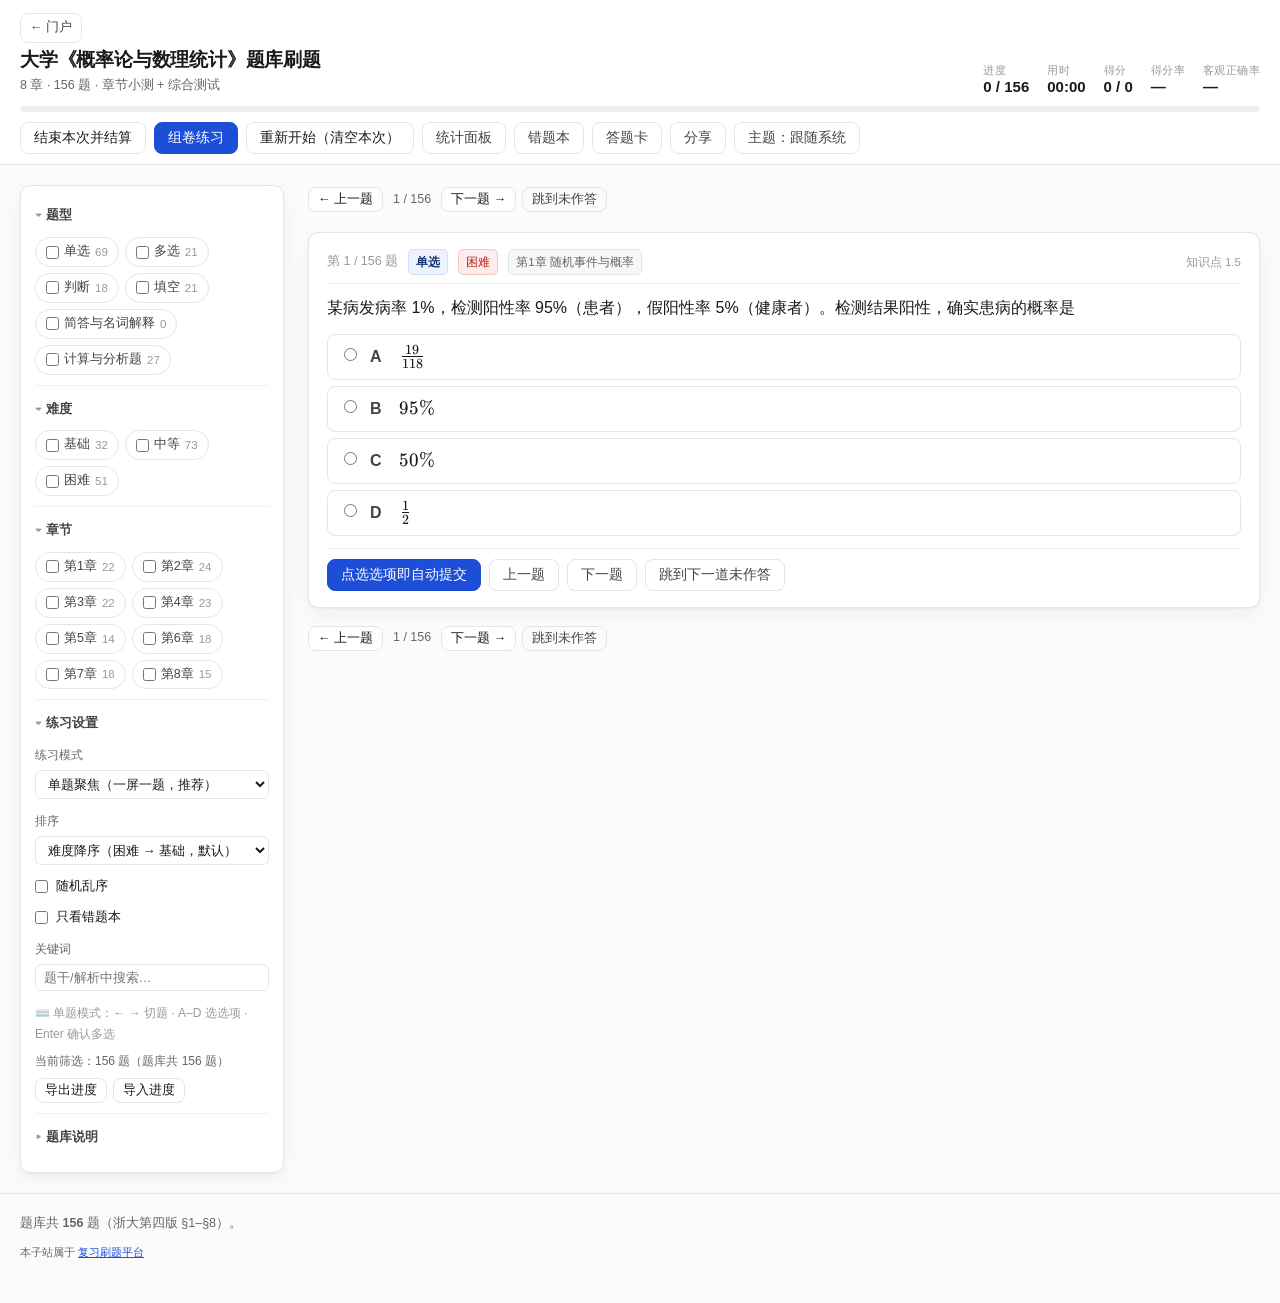
<file: subjects/probstat/index.html>
<!DOCTYPE html>
<html lang="zh-CN">
<head>
<meta charset="UTF-8">
<meta name="viewport" content="width=device-width, initial-scale=1">
<title>大学《概率论与数理统计》题库刷题 · 复习刷题平台</title>
<!-- 描述整体来自 manifest.summary.desc（各学科自己写、按题量维护）；此处不追加固定样板句，
     否则「六题型」这种话会套到只有三型的学科头上（2026-11-08 那次元信息漂移的同一条病根）。 -->
<meta name="description" content="概率论与数理统计 156 题刷题子站：8 章、三难度、逐题解析与考点出处。">
<meta name="theme-color" content="#1d4ed8">
<link rel="manifest" href="../../manifest.webmanifest">
<link rel="apple-touch-icon" href="../../assets/icons/icon-180.png">
<link rel="stylesheet" href="../../assets/css/tokens.css">
<link rel="stylesheet" href="assets/css/subject.css">
<link rel="stylesheet" href="assets/vendor/katex/katex.min.css">
<script>
/* 主题预置：子站自身的主题设置（存储在 quiz-linalg-v2）加载后由 app.js 接管 */
(function(){try{
  var p=localStorage.getItem('quiz-platform-theme');
  var d=p? p==='dark' : !!(window.matchMedia&&window.matchMedia('(prefers-color-scheme: dark)').matches);
  document.documentElement.setAttribute('data-theme',d?'dark':'light');
}catch(e){}})();
</script>
</head>
<body>
<a class="skip-link" href="#quiz">跳到题目区</a>

<header class="hud" id="hud">
  <div class="hud-inner">
    <div class="hud-top">
      <div class="hud-title">
        <a class="btn btn-ghost btn-sm portal-link" href="../../">← 门户</a>
        <h1>大学《概率论与数理统计》题库刷题</h1>
        <p class="hud-sub" id="hud-sub">题库加载中…</p>
      </div>
      <div class="hud-metrics">
        <div class="metric"><span class="metric-k">进度</span><span class="metric-v" id="m-progress">0 / 0</span></div>
        <div class="metric"><span class="metric-k">用时</span><span class="metric-v" id="m-time">00:00</span></div>
        <div class="metric"><span class="metric-k">得分</span><span class="metric-v" id="m-score">0 / 0</span></div>
        <div class="metric"><span class="metric-k">得分率</span><span class="metric-v" id="m-rate">—</span></div>
        <div class="metric"><span class="metric-k">客观正确率</span><span class="metric-v" id="m-acc">—</span></div>
      </div>
    </div>
    <div class="progress" role="progressbar" aria-label="答题进度" aria-valuemin="0" aria-valuemax="100" aria-valuenow="0" id="progress-bar">
      <div class="progress-fill" id="progress-fill"></div>
    </div>
    <div class="hud-actions">
      <button type="button" class="btn" id="btn-finish">结束本次并结算</button>
      <button type="button" class="btn btn-primary" id="btn-builder">组卷练习</button>
      <button type="button" class="btn" id="btn-reset">重新开始（清空本次）</button>
      <button type="button" class="btn btn-ghost" id="btn-stats">统计面板</button>
      <button type="button" class="btn btn-ghost" id="btn-wrong">错题本</button>
      <button type="button" class="btn btn-ghost" id="btn-sheet">答题卡</button>
      <button type="button" class="btn btn-ghost" id="btn-share">分享</button>
      <button type="button" class="btn btn-ghost" id="btn-theme">主题：跟随系统</button>
    </div>
  </div>
</header>

<div class="sw-banner" id="sw-banner" hidden>
  检测到新版本。<button type="button" class="btn btn-sm" id="sw-reload">立即刷新</button>
</div>

<div class="storage-warn" id="storage-warn" hidden>当前浏览器无法使用本地存储，本次作答记录不会被保存。</div>

<div class="layout">
  <aside class="filters" id="filters" aria-label="筛选与排序">
    <details class="filter-block" open>
      <summary>题型</summary>
      <div class="chips" id="f-types"></div>
    </details>
    <details class="filter-block" open>
      <summary>难度</summary>
      <div class="chips" id="f-diffs"></div>
    </details>
    <details class="filter-block" open>
      <summary>章节</summary>
      <div class="chips" id="f-chapters"></div>
    </details>
    <details class="filter-block" open>
      <summary>练习设置</summary>
      <div class="field">
        <label for="f-mode">练习模式</label>
        <select id="f-mode">
          <option value="single">单题聚焦（一屏一题，推荐）</option>
          <option value="list">列表分页（每页 20 题）</option>
        </select>
      </div>
      <div class="field">
        <label for="f-order">排序</label>
        <select id="f-order">
          <option value="difficulty_desc">难度降序（困难 → 基础，默认）</option>
          <option value="difficulty_asc">难度升序（基础 → 困难）</option>
          <option value="chapter">按章节顺序</option>
          <option value="type">按题型顺序</option>
        </select>
      </div>
      <label class="switch"><input type="checkbox" id="f-shuffle"><span>随机乱序</span></label>
      <label class="switch"><input type="checkbox" id="f-wrongonly"><span>只看错题本</span></label>
      <div class="field">
        <label for="f-kw">关键词</label>
        <input type="search" id="f-kw" placeholder="题干/解析中搜索…">
      </div>
      <p class="hint kbd-hint">⌨️ 单题模式：← → 切题 · A–D 选选项 · Enter 确认多选</p>
      <p class="hint" id="f-count">—</p>
      <div class="data-row">
        <button type="button" class="btn btn-sm" id="btn-export">导出进度</button>
        <button type="button" class="btn btn-sm" id="btn-import">导入进度</button>
      </div>
    </details>
    <details class="filter-block">
      <summary>题库说明</summary>
      <div class="about" id="about-block"><p>加载中…</p></div>
    </details>
  </aside>

  <main id="quiz" class="quiz" tabindex="-1">
    <div class="empty" id="boot-hint">题库加载中…</div>
  </main>
</div>

<section class="panel" id="panel-builder" hidden aria-label="组卷练习">
  <h2>组卷练习 <span class="muted">先选范围和数量，生成一份固定练习集</span></h2>
  <div class="builder-row"><span class="builder-k">章节</span><div class="chips" id="b-chapters"></div></div>
  <div class="builder-row"><span class="builder-k">题型</span><div class="chips" id="b-types"></div></div>
  <div class="builder-row"><span class="builder-k">难度</span><div class="chips" id="b-diffs"></div></div>
  <div class="builder-row">
    <span class="builder-k">数量</span>
    <input type="number" id="b-count" min="1" max="200" value="10" class="b-count">
    <span class="builder-k">抽取</span>
    <select id="b-mode" class="b-mode">
      <option value="random">随机抽题</option>
      <option value="unanswered">优先未作答</option>
      <option value="wrongonly">只抽待订正错题</option>
      <option value="asc">难度升序（基础 → 困难）</option>
    </select>
    <label class="switch"><input type="checkbox" id="b-unanswered"><span>仅未作答</span></label>
  </div>
  <div class="builder-actions">
    <button type="button" class="btn btn-primary" id="b-generate">生成并开始练习</button>
    <button type="button" class="btn btn-ghost" id="b-exit">退出组卷（恢复全库）</button>
    <span class="hint" id="b-pool">—</span>
  </div>
  <p class="hint">组卷后的练习集固定不变：左侧筛选与题库浏览不会改写本卷；「重新开始」或「退出组卷」恢复全库练习。</p>
</section>

<section class="panel" id="panel-stats" hidden aria-label="统计面板">
  <h2>统计面板</h2>
  <div class="stat-grid" id="stat-grid"></div>
  <h3>答案位置统计（题库实测，非声称）</h3>
  <div id="pos-stat"></div>
  <h3>分值口径（副口径；主口径为题数）</h3>
  <div id="score-table"></div>
</section>

<section class="panel" id="panel-sheet" hidden aria-label="答题卡">
  <h2>答题卡</h2>
  <div class="sheet-legend" id="sheet-legend"></div>
  <div class="sheet-grid" id="sheet-grid"></div>
</section>

<section class="panel" id="panel-wrong" hidden aria-label="错题本">
  <h2>错题本 <span class="muted" id="wrong-count"></span></h2>
  <div class="wrong-actions">
    <button type="button" class="btn" id="btn-wrong-practice">只练这些题</button>
    <button type="button" class="btn btn-ghost" id="btn-wrong-clear">清空错题本</button>
    <button type="button" class="btn btn-ghost" id="btn-wrong-print">打印错题集</button>
  </div>
  <div id="wrong-list"></div>
</section>

<div class="modal" id="data-modal" hidden>
  <div class="modal-box">
    <h3 id="data-modal-title">导出进度</h3>
    <textarea id="data-text" rows="9" spellcheck="false"
      placeholder="导出时这里会填入进度 JSON；导入时把此前导出的 JSON 粘贴到这里。"></textarea>
    <div class="modal-actions">
      <button type="button" class="btn btn-sm" data-role="data-copy">复制</button>
      <button type="button" class="btn btn-sm" data-role="data-download">下载 .json</button>
      <button type="button" class="btn btn-sm btn-primary" data-role="data-apply">从文本导入</button>
      <button type="button" class="btn btn-sm btn-ghost" data-role="data-close">关闭</button>
    </div>
    <p class="hint" id="data-hint"></p>
  </div>
</div>

<div class="toast" id="toast"></div>

<footer class="foot">
  <div id="foot-dynamic"></div>
  <p class="muted">本子站属于 <a href="../../">复习刷题平台</a></p>
</footer>

<script src="assets/vendor/katex/katex.min.js"></script>
<script src="assets/vendor/katex/contrib/auto-render.min.js"></script>
<script src="assets/js/subject.js"></script>
<script src="assets/js/core/store.js"></script>
<script src="assets/js/core/bank.js"></script>
<script src="assets/js/app.js"></script>
<script>
/* PWA：仅 HTTPS（或 localhost）下注册；注册失败静默——页面全部功能不依赖 SW */
(function () {
  if (!('serviceWorker' in navigator)) return;
  var ok = location.protocol === 'https:' ||
    location.hostname === 'localhost' || location.hostname === '127.0.0.1';
  if (!ok) return;
  window.addEventListener('load', function () {
    navigator.serviceWorker.register('../../sw.js').then(function (reg) {
      function banner() {
        var b = document.getElementById('sw-banner');
        if (b && reg.waiting && navigator.serviceWorker.controller) b.hidden = false;
      }
      banner();
      reg.addEventListener('updatefound', function () {
        var w = reg.installing;
        if (!w) return;
        w.addEventListener('statechange', function () { if (w.state === 'installed') banner(); });
      });
      var btn = document.getElementById('sw-reload');
      if (btn) btn.addEventListener('click', function () {
        if (reg.waiting) reg.waiting.postMessage({ type: 'SKIP_WAITING' });
      });
      var refreshing = false;
      navigator.serviceWorker.addEventListener('controllerchange', function () {
        if (!refreshing) { refreshing = true; location.reload(); }
      });
    }).catch(function () { /* 无 SW 也能完整使用 */ });
  });
})();
</script>
</body>
</html>
</file>
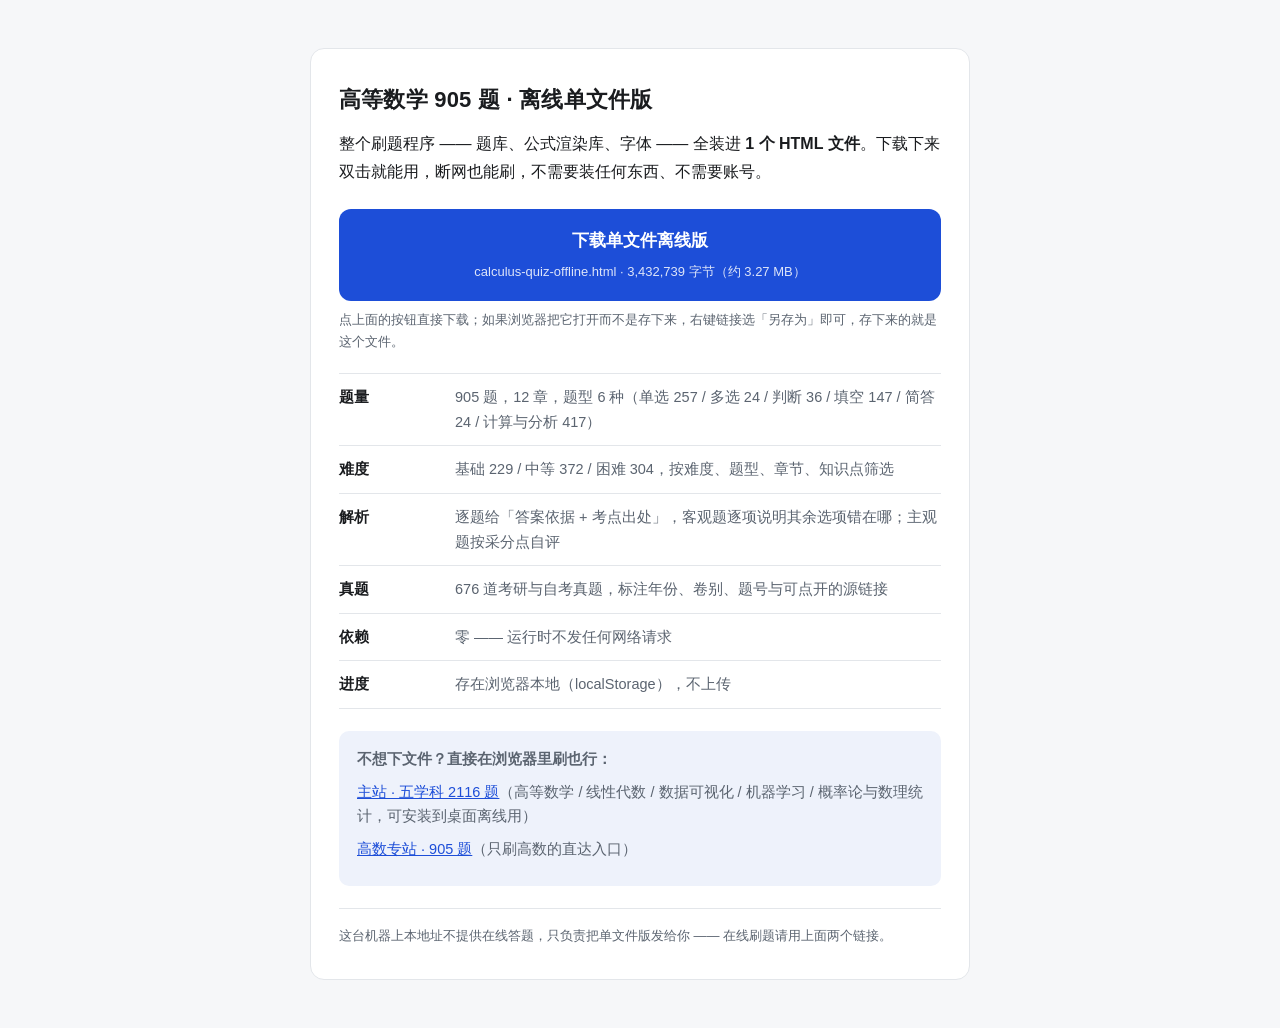
<file: sources/calculus/site_pages/offline-download.html>
<!DOCTYPE html>
<html lang="zh-CN">
<head>
<meta charset="UTF-8">
<meta name="viewport" content="width=device-width, initial-scale=1">
<title>高等数学 905 题 · 离线单文件版下载</title>
<meta name="description" content="整个《高等数学》题库刷题程序装进 1 个 HTML 文件（905 题、零外部依赖）。下载后双击即用，断网也能刷。">
<meta name="robots" content="noindex">
<style>
  :root{
    --bg:#f6f7f9; --card:#fff; --fg:#1a1c1f; --muted:#5b6470; --line:#e3e6ea;
    --accent:#1d4ed8; --accent-fg:#fff; --soft:#eef2fb;
  }
  @media (prefers-color-scheme: dark){
    :root{ --bg:#14161a; --card:#1c1f25; --fg:#e8eaed; --muted:#9aa4b2; --line:#2b3038;
           --accent:#5b8cf5; --accent-fg:#0f1115; --soft:#1c2331; }
  }
  *{ box-sizing:border-box; }
  body{
    margin:0; background:var(--bg); color:var(--fg);
    font:16px/1.7 -apple-system,BlinkMacSystemFont,"Segoe UI","PingFang SC","Hiragino Sans GB","Microsoft YaHei",sans-serif;
    display:flex; justify-content:center; padding:48px 20px;
  }
  .wrap{ width:100%; max-width:660px; }
  .card{ background:var(--card); border:1px solid var(--line); border-radius:14px; padding:32px 28px; }
  h1{ font-size:22px; margin:0 0 12px; letter-spacing:.01em; }
  p{ margin:0 0 14px; color:var(--muted); }
  p.lead{ color:var(--fg); }
  .dl{
    display:block; margin:24px 0 8px; padding:18px 20px; border-radius:12px;
    background:var(--accent); color:var(--accent-fg); text-decoration:none; text-align:center;
    font-weight:700; font-size:17px;
  }
  .dl:hover{ filter:brightness(1.06); }
  .dl small{ display:block; font-weight:400; opacity:.85; font-size:13px; margin-top:5px; }
  .facts{ margin:20px 0 0; padding:0; list-style:none; border-top:1px solid var(--line); }
  .facts li{
    display:flex; gap:12px; padding:11px 0; border-bottom:1px solid var(--line);
    font-size:14.5px; color:var(--muted);
  }
  .facts b{ color:var(--fg); font-weight:600; min-width:104px; flex:none; }
  .alt{ margin:22px 0 0; padding:16px 18px; background:var(--soft); border-radius:10px; }
  .alt p{ margin:0 0 8px; font-size:14.5px; }
  .alt a{ color:var(--accent); }
  .foot{ margin-top:22px; padding-top:16px; border-top:1px solid var(--line); font-size:13px; color:var(--muted); }
</style>
</head>
<body>
  <div class="wrap">
    <div class="card">
      <h1>高等数学 905 题 · 离线单文件版</h1>
      <p class="lead">整个刷题程序 —— 题库、公式渲染库、字体 —— 全装进 <strong>1 个 HTML 文件</strong>。下载下来双击就能用，断网也能刷，不需要装任何东西、不需要账号。</p>

      <a class="dl" href="calculus-quiz-offline.html" download>下载单文件离线版<small>calculus-quiz-offline.html · 3,432,739 字节（约 3.27 MB）</small></a>
      <p style="font-size:13px">点上面的按钮直接下载；如果浏览器把它打开而不是存下来，右键链接选「另存为」即可，存下来的就是这个文件。</p>

      <ul class="facts">
        <li><b>题量</b>905 题，12 章，题型 6 种（单选 257 / 多选 24 / 判断 36 / 填空 147 / 简答 24 / 计算与分析 417）</li>
        <li><b>难度</b>基础 229 / 中等 372 / 困难 304，按难度、题型、章节、知识点筛选</li>
        <li><b>解析</b>逐题给「答案依据 + 考点出处」，客观题逐项说明其余选项错在哪；主观题按采分点自评</li>
        <li><b>真题</b>676 道考研与自考真题，标注年份、卷别、题号与可点开的源链接</li>
        <li><b>依赖</b>零 —— 运行时不发任何网络请求</li>
        <li><b>进度</b>存在浏览器本地（localStorage），不上传</li>
      </ul>

      <div class="alt">
        <p><b>不想下文件？直接在浏览器里刷也行：</b></p>
        <!-- 「五学科 N 题」的口径 = 平台仓 subjects/registry.json 各科 total 求和。
             改题量后必须同步这个数字；CI 的 tools/platform/check_public_copy.py 会逐项核对，
             对不上就红。2026-11-14 实测：这个数字曾停在 2060（概率统计还只有 100 题时），
             而线上真实题量已是 2116，**对外说了将近一个月的假话**且全部门禁全绿。 -->
        <p><a href="https://study-math.space.mcode.cn/">主站 · 五学科 2116 题</a>（高等数学 / 线性代数 / 数据可视化 / 机器学习 / 概率论与数理统计，可安装到桌面离线用）</p>
        <p><a href="https://ukhfwff2y0f0h.space.mcode.cn/">高数专站 · 905 题</a>（只刷高数的直达入口）</p>
      </div>

      <div class="foot">
        这台机器上本地址不提供在线答题，只负责把单文件版发给你 —— 在线刷题请用上面两个链接。
      </div>
    </div>
  </div>
</body>
</html>
</file>
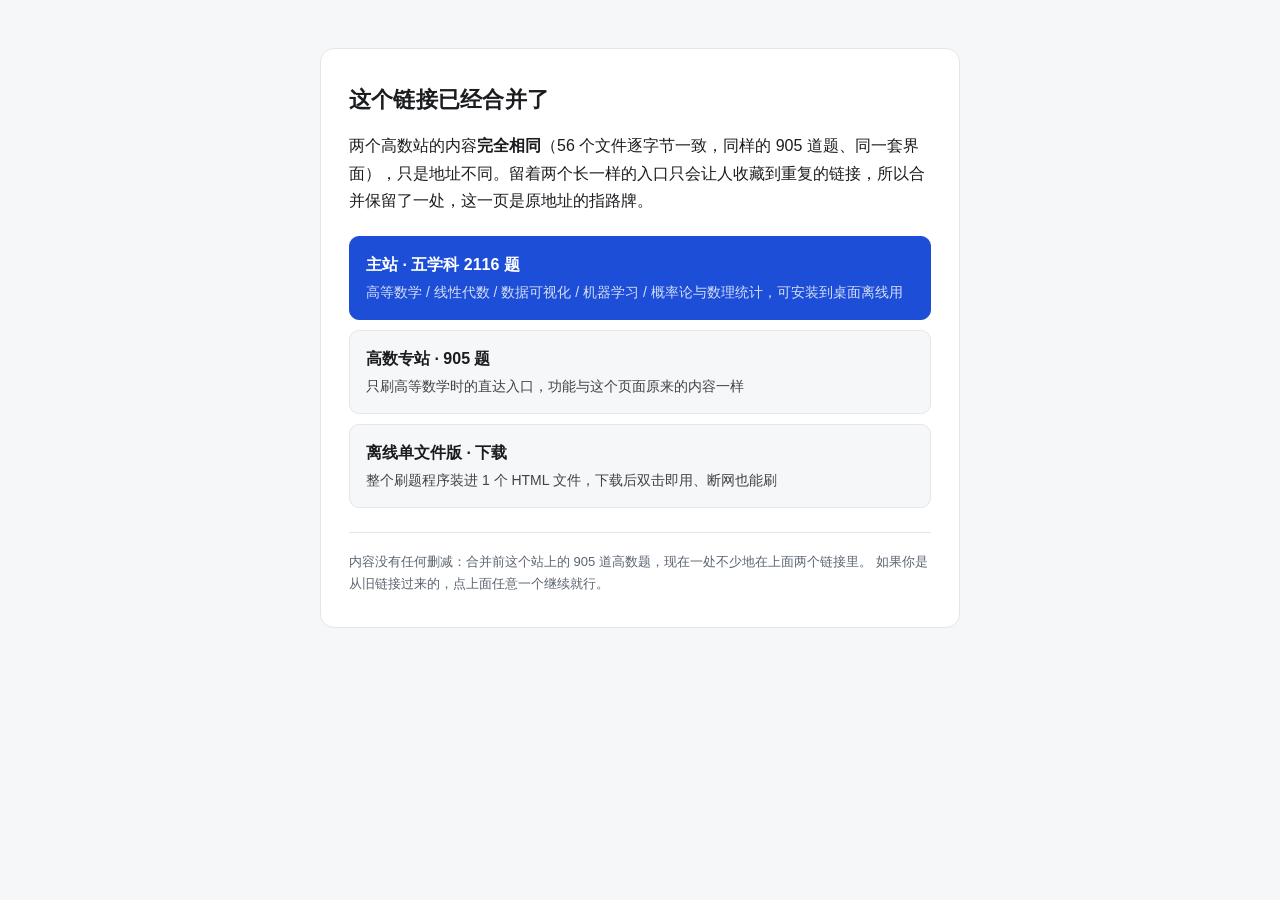
<file: sources/calculus/site_pages/retired-notice.html>
<!DOCTYPE html>
<html lang="zh-CN">
<head>
<meta charset="UTF-8">
<meta name="viewport" content="width=device-width, initial-scale=1">
<title>这个链接已经合并了 · 高等数学题库</title>
<meta name="description" content="本链接的高数题库站已与另一个站内容完全相同（56 个文件逐字节一致），已合并保留一处。">
<meta name="robots" content="noindex">
<style>
  :root{
    --bg:#f6f7f9; --card:#fff; --fg:#1a1c1f; --muted:#5b6470; --line:#e3e6ea;
    --accent:#1d4ed8; --accent-fg:#fff;
  }
  @media (prefers-color-scheme: dark){
    :root{ --bg:#14161a; --card:#1c1f25; --fg:#e8eaed; --muted:#9aa4b2; --line:#2b3038;
           --accent:#5b8cf5; --accent-fg:#0f1115; }
  }
  *{ box-sizing:border-box; }
  body{
    margin:0; background:var(--bg); color:var(--fg);
    font:16px/1.7 -apple-system,BlinkMacSystemFont,"Segoe UI","PingFang SC","Hiragino Sans GB","Microsoft YaHei",sans-serif;
    display:flex; justify-content:center; padding:48px 20px;
  }
  .wrap{ width:100%; max-width:640px; }
  .card{
    background:var(--card); border:1px solid var(--line); border-radius:14px; padding:32px 28px;
  }
  h1{ font-size:22px; margin:0 0 14px; letter-spacing:.01em; }
  p{ margin:0 0 14px; color:var(--muted); }
  p.lead{ color:var(--fg); }
  .links{ margin:22px 0 6px; display:flex; flex-direction:column; gap:10px; }
  .links a{
    display:block; padding:14px 16px; border:1px solid var(--line); border-radius:10px;
    background:var(--bg); color:var(--fg); text-decoration:none; font-weight:600;
  }
  .links a.primary{ background:var(--accent); color:var(--accent-fg); border-color:var(--accent); }
  .links a span{ display:block; font-weight:400; font-size:14px; opacity:.82; margin-top:3px; }
  .links a:hover{ border-color:var(--accent); }
  .foot{ margin-top:24px; padding-top:18px; border-top:1px solid var(--line); font-size:13px; color:var(--muted); }
  code{ background:var(--bg); border:1px solid var(--line); border-radius:5px; padding:1px 6px; font-size:13px; }
</style>
</head>
<body>
  <div class="wrap">
    <div class="card">
      <h1>这个链接已经合并了</h1>
      <p class="lead">两个高数站的内容<strong>完全相同</strong>（56 个文件逐字节一致，同样的 905 道题、同一套界面），只是地址不同。留着两个长一样的入口只会让人收藏到重复的链接，所以合并保留了一处，这一页是原地址的指路牌。</p>

      <div class="links">
        <!-- 「五学科 N 题」的口径 = 平台仓 subjects/registry.json 各科 total 求和。
             改题量后必须同步这个数字；CI 的 tools/platform/check_public_copy.py 会逐项核对。
             2026-11-14 实测：这个数字曾停在 2060（概率统计还只有 100 题时），真实题量已是 2116。 -->
        <a class="primary" href="https://study-math.space.mcode.cn/">主站 · 五学科 2116 题<span>高等数学 / 线性代数 / 数据可视化 / 机器学习 / 概率论与数理统计，可安装到桌面离线用</span></a>
        <a href="https://ukhfwff2y0f0h.space.mcode.cn/">高数专站 · 905 题<span>只刷高等数学时的直达入口，功能与这个页面原来的内容一样</span></a>
        <a href="https://7qzdvmxrwxnez.space.mcode.cn/">离线单文件版 · 下载<span>整个刷题程序装进 1 个 HTML 文件，下载后双击即用、断网也能刷</span></a>
      </div>

      <div class="foot">
        内容没有任何删减：合并前这个站上的 905 道高数题，现在一处不少地在上面两个链接里。
        如果你是从旧链接过来的，点上面任意一个继续就行。
      </div>
    </div>
  </div>
</body>
</html>
</file>
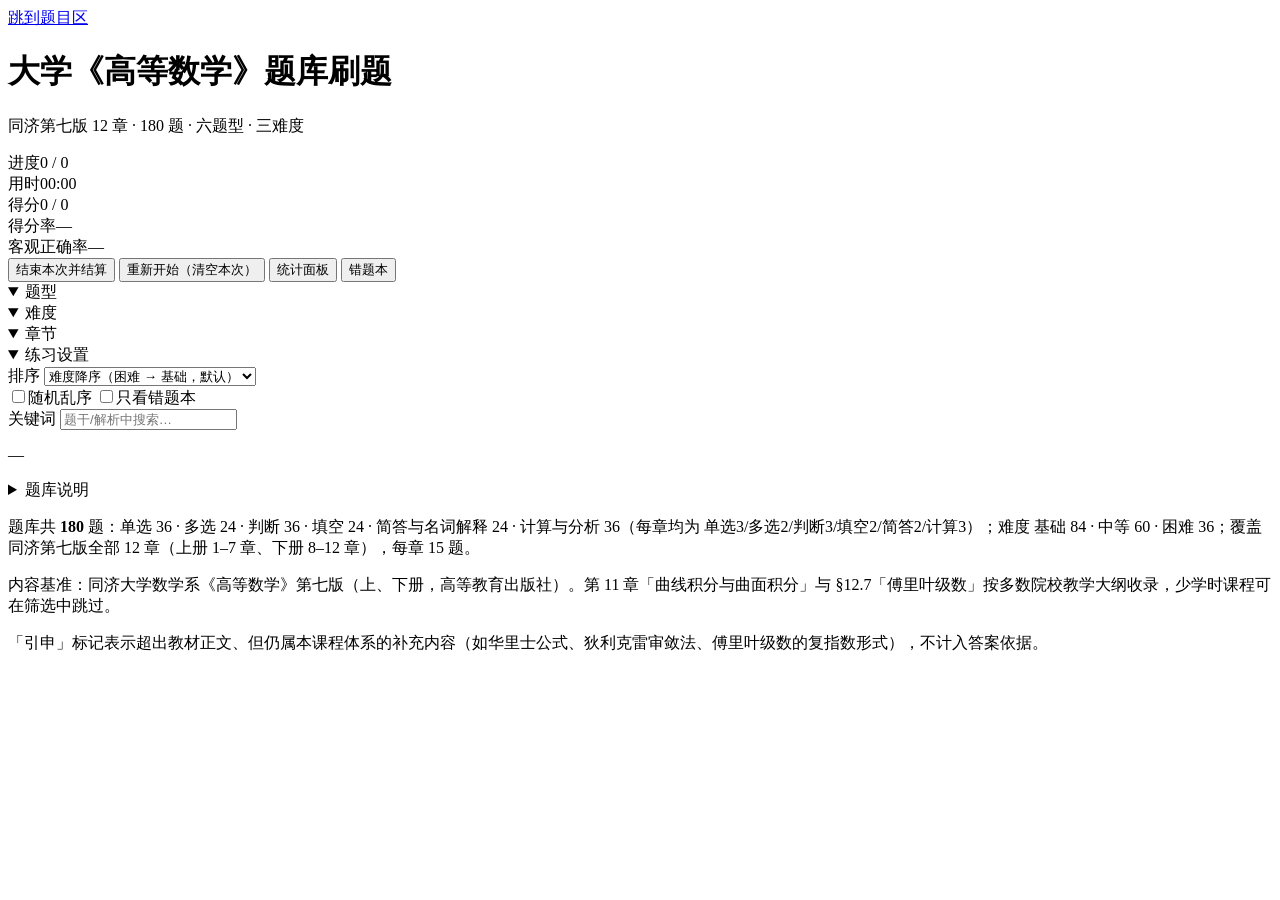
<file: sources/calculus/tools/template.html>
<!DOCTYPE html>
<html lang="zh-CN">
<head>
<meta charset="UTF-8">
<meta name="viewport" content="width=device-width, initial-scale=1">
<title>大学《高等数学》题库刷题</title>
<meta name="description" content="大学高等数学 180 题单文件刷题网页：六题型、三难度、逐题解析与考点出处，零外部依赖。">
<style>
/*__APP_CSS__*/
</style>
<style>
/*__KATEX_CSS__*/
</style>
</head>
<body>
<a class="skip-link" href="#quiz">跳到题目区</a>

<header class="hud" id="hud">
  <div class="hud-inner">
    <div class="hud-top">
      <div class="hud-title">
        <h1>大学《高等数学》题库刷题</h1>
        <p class="hud-sub">同济第七版 12 章 · 180 题 · 六题型 · 三难度</p>
      </div>
      <div class="hud-metrics">
        <div class="metric"><span class="metric-k">进度</span><span class="metric-v" id="m-progress">0 / 0</span></div>
        <div class="metric"><span class="metric-k">用时</span><span class="metric-v" id="m-time">00:00</span></div>
        <div class="metric"><span class="metric-k">得分</span><span class="metric-v" id="m-score">0 / 0</span></div>
        <div class="metric"><span class="metric-k">得分率</span><span class="metric-v" id="m-rate">—</span></div>
        <div class="metric"><span class="metric-k">客观正确率</span><span class="metric-v" id="m-acc">—</span></div>
      </div>
    </div>
    <div class="progress" role="progressbar" aria-label="答题进度" aria-valuemin="0" aria-valuemax="100" aria-valuenow="0" id="progress-bar">
      <div class="progress-fill" id="progress-fill"></div>
    </div>
    <div class="hud-actions">
      <button type="button" class="btn" id="btn-finish">结束本次并结算</button>
      <button type="button" class="btn" id="btn-reset">重新开始（清空本次）</button>
      <button type="button" class="btn btn-ghost" id="btn-stats">统计面板</button>
      <button type="button" class="btn btn-ghost" id="btn-wrong">错题本</button>
    </div>
  </div>
</header>

<div class="storage-warn" id="storage-warn" hidden>当前浏览器无法使用本地存储，本次作答记录不会被保存。</div>

<div class="layout">
  <aside class="filters" id="filters" aria-label="筛选与排序">
    <details class="filter-block" open>
      <summary>题型</summary>
      <div class="chips" id="f-types"></div>
    </details>
    <details class="filter-block" open>
      <summary>难度</summary>
      <div class="chips" id="f-diffs"></div>
    </details>
    <details class="filter-block" open>
      <summary>章节</summary>
      <div class="chips" id="f-chapters"></div>
    </details>
    <details class="filter-block" open>
      <summary>练习设置</summary>
      <div class="field">
        <label for="f-order">排序</label>
        <select id="f-order">
          <option value="difficulty_desc">难度降序（困难 → 基础，默认）</option>
          <option value="difficulty_asc">难度升序（基础 → 困难）</option>
          <option value="chapter">按章节顺序</option>
          <option value="type">按题型顺序</option>
        </select>
      </div>
      <label class="switch"><input type="checkbox" id="f-shuffle"><span>随机乱序</span></label>
      <label class="switch"><input type="checkbox" id="f-wrongonly"><span>只看错题本</span></label>
      <div class="field">
        <label for="f-kw">关键词</label>
        <input type="search" id="f-kw" placeholder="题干/解析中搜索…">
      </div>
      <p class="hint" id="f-count">—</p>
    </details>
    <details class="filter-block">
      <summary>题库说明</summary>
      <div class="about">
        <p><b>内容来源</b>：以同济大学数学系《高等数学》第七版（上、下册，高等教育出版社）为基准出题，每题标注教材节次考点出处。</p>
        <p><b>素材盘点</b>：生成前已全盘检索本机（C/D/E 盘、最近文件、网盘目录），<b>未找到</b>《高等数学》课程的课件、笔记、作业或真题资料。故本库按同济大学数学系《高等数学》第七版的标准章节体系命题，考点出处均指向教材节次；超出教材正文的补充内容一律标注「引申」。</p>
        <p><b>判分口径</b>：客观题自动判分；简答与计算题<b>由你按采分点自评</b>（勾选「得到 / 未得到」），不伪装成自动判分。</p>
        <p><b>多选计分</b>：全对得满分；<b>少选、错选均 0 分</b>。</p>
        <p><b>零外部依赖</b>：公式渲染库与字体全部内嵌，页面运行时<b>不发任何网络请求</b>，断网亦可正常使用。</p>
      </div>
    </details>
  </aside>

  <main id="quiz" class="quiz" tabindex="-1"></main>
</div>

<section class="panel" id="panel-stats" hidden aria-label="统计面板">
  <h2>统计面板</h2>
  <div class="stat-grid" id="stat-grid"></div>
  <h3>答案位置统计（题库实测，非声称）</h3>
  <div id="pos-stat"></div>
  <h3>分值口径（副口径；主口径为题数）</h3>
  <div id="score-table"></div>
</section>

<section class="panel" id="panel-wrong" hidden aria-label="错题本">
  <h2>错题本 <span class="muted" id="wrong-count"></span></h2>
  <div class="wrong-actions">
    <button type="button" class="btn" id="btn-wrong-practice">只练这些题</button>
    <button type="button" class="btn btn-ghost" id="btn-wrong-clear">清空错题本</button>
  </div>
  <div id="wrong-list"></div>
</section>

<footer class="foot">
  <p>题库共 <b>180</b> 题：单选 36 · 多选 24 · 判断 36 · 填空 24 · 简答与名词解释 24 · 计算与分析 36（每章均为 单选3/多选2/判断3/填空2/简答2/计算3）；难度 基础 84 · 中等 60 · 困难 36；覆盖同济第七版全部 12 章（上册 1–7 章、下册 8–12 章），每章 15 题。</p>
  <p>内容基准：同济大学数学系《高等数学》第七版（上、下册，高等教育出版社）。第 11 章「曲线积分与曲面积分」与 §12.7「傅里叶级数」按多数院校教学大纲收录，少学时课程可在筛选中跳过。</p>
  <p>「引申」标记表示超出教材正文、但仍属本课程体系的补充内容（如华里士公式、狄利克雷审敛法、傅里叶级数的复指数形式），不计入答案依据。</p>
</footer>

<script>window.__BANK__ = /*__BANK__*/;</script>
<script>/*__KATEX_JS__*/</script>
<script>/*__AUTORENDER_JS__*/</script>
<script>
/*__APP_JS__*/
</script>
</body>
</html>
</file>
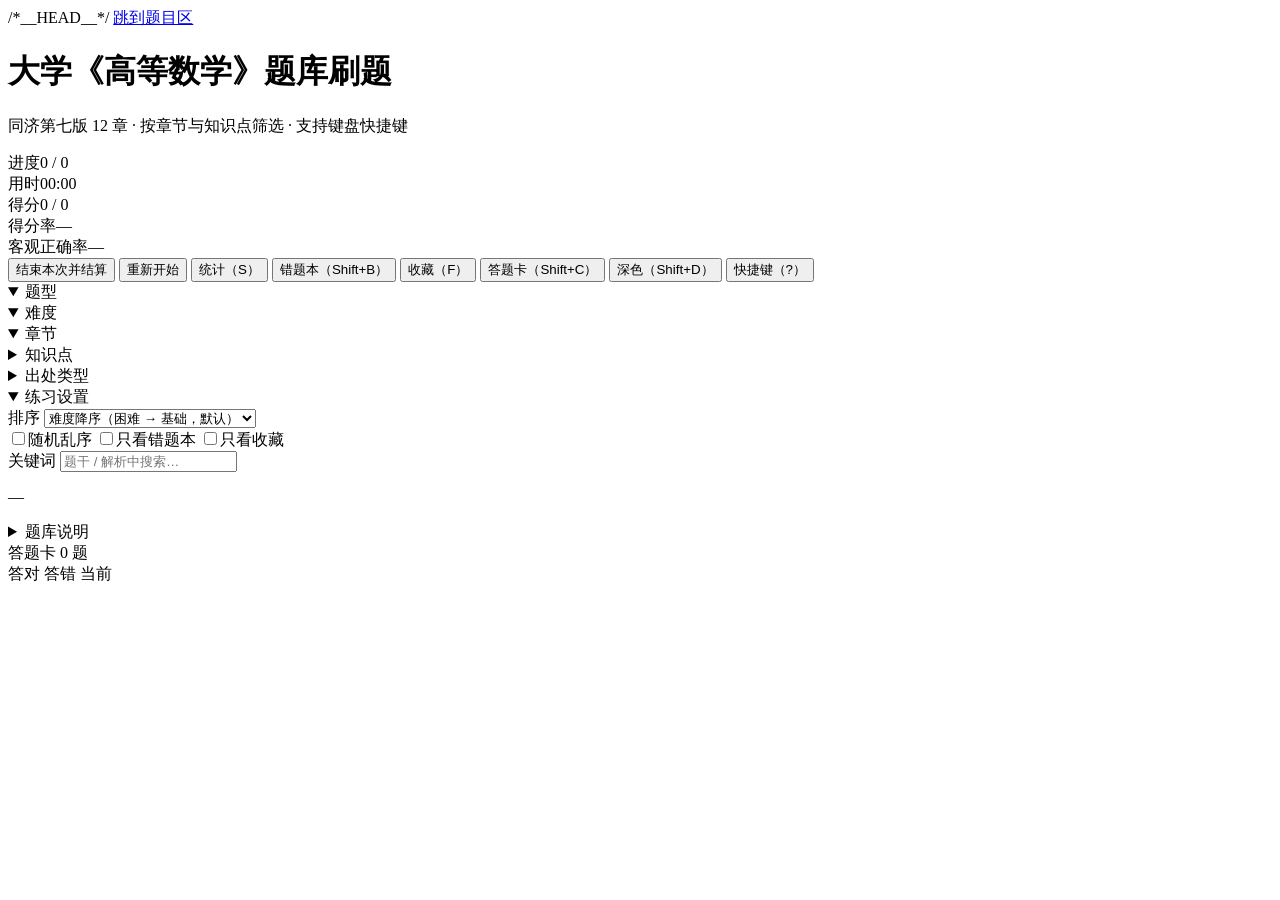
<file: sources/calculus/tools/template_v2.html>
<!DOCTYPE html>
<html lang="zh-CN">
<head>
<meta charset="UTF-8">
<meta name="viewport" content="width=device-width, initial-scale=1">
<meta name="theme-color" content="#F2F4F7">
<title>大学《高等数学》题库刷题</title>
<meta name="description" content="大学高等数学题库刷题：按章节与知识点筛选，计时、即时判题、错题本、收藏、统计与键盘快捷键，零外部依赖。">
/*__HEAD__*/
</head>
<body>
<a class="skip-link" href="#quiz">跳到题目区</a>

<header class="hud" id="hud">
  <div class="hud-inner">
    <div class="hud-top">
      <div class="hud-title">
        <h1>大学《高等数学》题库刷题</h1>
        <p class="hud-sub" id="hud-sub">同济第七版 12 章 · 按章节与知识点筛选 · 支持键盘快捷键</p>
      </div>
      <div class="hud-metrics">
        <div class="metric"><span class="metric-k">进度</span><span class="metric-v" id="m-progress">0 / 0</span></div>
        <div class="metric"><span class="metric-k">用时</span><span class="metric-v" id="m-time">00:00</span></div>
        <div class="metric"><span class="metric-k">得分</span><span class="metric-v" id="m-score">0 / 0</span></div>
        <div class="metric"><span class="metric-k">得分率</span><span class="metric-v" id="m-rate">—</span></div>
        <div class="metric"><span class="metric-k">客观正确率</span><span class="metric-v" id="m-acc">—</span></div>
      </div>
    </div>
    <div class="progress" role="progressbar" aria-label="答题进度" aria-valuemin="0" aria-valuemax="100" aria-valuenow="0" id="progress-bar">
      <div class="progress-fill" id="progress-fill"></div>
    </div>
    <div class="hud-actions">
      <button type="button" class="btn" id="btn-finish">结束本次并结算</button>
      <button type="button" class="btn" id="btn-reset">重新开始</button>
      <button type="button" class="btn btn-ghost" id="btn-stats">统计<span class="kbd-hint">（S）</span></button>
      <button type="button" class="btn btn-ghost" id="btn-wrong">错题本<span class="kbd-hint">（Shift+B）</span></button>
      <button type="button" class="btn btn-ghost" id="btn-fav">收藏<span class="kbd-hint">（F）</span></button>
      <button type="button" class="btn btn-ghost" id="btn-card">答题卡<span class="kbd-hint">（Shift+C）</span></button>
      <button type="button" class="btn btn-ghost" id="btn-theme">深色<span class="kbd-hint">（Shift+D）</span></button>
      <button type="button" class="btn btn-ghost" id="btn-keys">快捷键<span class="kbd-hint">（?）</span></button>
    </div>
  </div>
</header>

<div class="banner" id="storage-warn" hidden>当前浏览器无法使用本地存储，本次作答记录关闭后不会保留。</div>

<div class="layout">
  <aside class="side" id="filters" aria-label="筛选与排序">
    <details class="filter-block" open>
      <summary>题型</summary>
      <div class="filter-body"><div class="chips" id="f-types"></div></div>
    </details>
    <details class="filter-block" open>
      <summary>难度</summary>
      <div class="filter-body"><div class="chips" id="f-diffs"></div></div>
    </details>
    <details class="filter-block" open>
      <summary>章节</summary>
      <div class="filter-body"><div class="chips" id="f-chapters"></div></div>
    </details>
    <details class="filter-block">
      <summary>知识点</summary>
      <div class="filter-body"><div id="f-kp"></div></div>
    </details>
    <details class="filter-block">
      <summary>出处类型</summary>
      <div class="filter-body"><div class="chips" id="f-kinds"></div></div>
    </details>
    <details class="filter-block" open>
      <summary>练习设置</summary>
      <div class="filter-body">
        <div class="field">
          <label for="f-order">排序</label>
          <select id="f-order">
            <option value="difficulty_desc">难度降序（困难 → 基础，默认）</option>
            <option value="difficulty_asc">难度升序（基础 → 困难）</option>
            <option value="chapter">按章节顺序</option>
            <option value="type">按题型顺序</option>
          </select>
        </div>
        <label class="switch"><input type="checkbox" id="f-shuffle"><span>随机乱序</span></label>
        <label class="switch"><input type="checkbox" id="f-wrongonly"><span>只看错题本</span></label>
        <label class="switch"><input type="checkbox" id="f-favonly"><span>只看收藏</span></label>
        <div class="field">
          <label for="f-kw">关键词</label>
          <input type="search" id="f-kw" placeholder="题干 / 解析中搜索…">
        </div>
        <p class="hint" id="f-count">—</p>
      </div>
    </details>
    <details class="filter-block">
      <summary>题库说明</summary>
      <div class="filter-body about">
        <p><b>内容基准</b>：以同济大学数学系《高等数学》第七版（上、下册，高等教育出版社）章节体系为基准。</p>
        <p><b>真题来源</b>：考研数学真题与高校期末真题。每题在解析末尾标注<b>出处</b>、<b>年份 / 卷别 / 题号</b>与<b>可点开的来源链接</b>；改编题一律带「真题改编」标记并写明改编依据。</p>
        <p><b>判分口径</b>：客观题自动判分；简答与计算题<b>由你按采分点自评</b>（得到 / 未得到），不伪装成自动判分。</p>
        <p><b>多选计分</b>：全对得满分；<b>少选、错选均 0 分</b>。</p>
        <p><b>零外部依赖</b>：公式渲染库与字体全部内嵌，页面运行时<b>不发任何网络请求</b>，断网亦可使用。</p>
      </div>
    </details>
  </aside>

  <main id="quiz" class="quiz" tabindex="-1"></main>

  <aside class="card-panel" id="card-panel" aria-label="答题卡">
    <div class="card-head">
      <span>答题卡</span>
      <span class="muted" id="card-count">0 题</span>
    </div>
    <div class="card-legend">
      <span><i class="lg-done"></i>答对</span>
      <span><i class="lg-wrong"></i>答错</span>
      <span><i class="lg-now"></i>当前</span>
    </div>
    <div class="card-grid" id="card-grid"></div>
  </aside>
</div>

<div class="drawer-backdrop" id="drawer-backdrop" hidden></div>
<aside class="drawer" id="drawer" hidden aria-label="抽屉">
  <div class="drawer-head">
    <h2 id="drawer-title">面板</h2>
    <button type="button" class="btn btn-icon btn-ghost" id="drawer-close" aria-label="关闭">✕</button>
  </div>
  <div class="drawer-body" id="drawer-body"></div>
  <div class="drawer-foot" id="drawer-foot"></div>
</aside>

<footer class="foot" id="foot"></footer>

<script>/*__BANK_JS__*/</script>
<script>/*__KATEX_JS__*/</script>
<script>/*__SCRIPTS__*/</script>
</body>
</html>
</file>
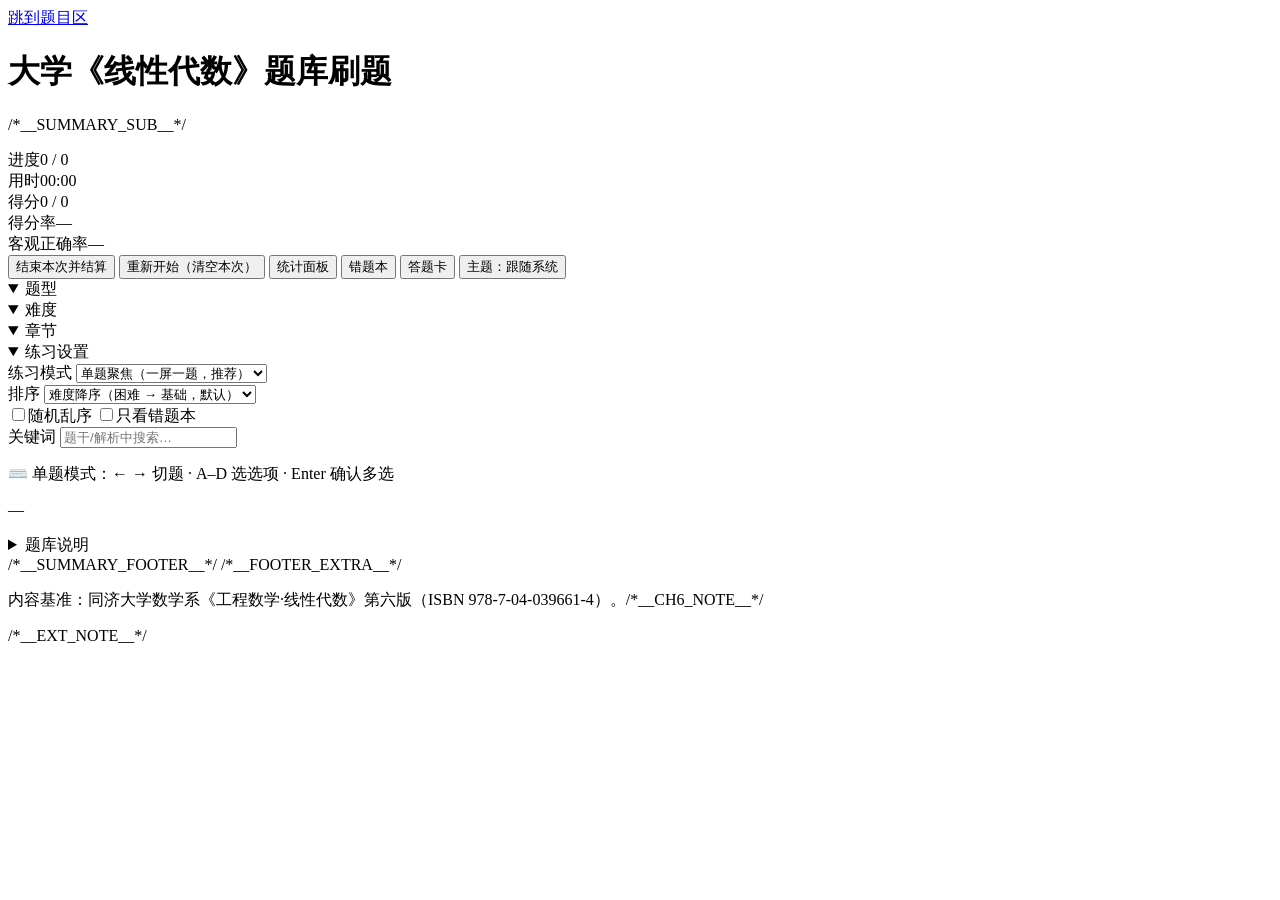
<file: sources/linalg/tools/template.html>
<!DOCTYPE html>
<html lang="zh-CN">
<head>
<meta charset="UTF-8">
<meta name="viewport" content="width=device-width, initial-scale=1">
<title>大学《线性代数》题库刷题</title>
<meta name="description" content="/*__SUMMARY_DESC__*/">
<style>
/*__APP_CSS__*/
</style>
<style>
/*__KATEX_CSS__*/
</style>
</head>
<body>
<a class="skip-link" href="#quiz">跳到题目区</a>

<header class="hud" id="hud">
  <div class="hud-inner">
    <div class="hud-top">
      <div class="hud-title">
        <h1>大学《线性代数》题库刷题</h1>
        <p class="hud-sub">/*__SUMMARY_SUB__*/</p>
      </div>
      <div class="hud-metrics">
        <div class="metric"><span class="metric-k">进度</span><span class="metric-v" id="m-progress">0 / 0</span></div>
        <div class="metric"><span class="metric-k">用时</span><span class="metric-v" id="m-time">00:00</span></div>
        <div class="metric"><span class="metric-k">得分</span><span class="metric-v" id="m-score">0 / 0</span></div>
        <div class="metric"><span class="metric-k">得分率</span><span class="metric-v" id="m-rate">—</span></div>
        <div class="metric"><span class="metric-k">客观正确率</span><span class="metric-v" id="m-acc">—</span></div>
      </div>
    </div>
    <div class="progress" role="progressbar" aria-label="答题进度" aria-valuemin="0" aria-valuemax="100" aria-valuenow="0" id="progress-bar">
      <div class="progress-fill" id="progress-fill"></div>
    </div>
    <div class="hud-actions">
      <button type="button" class="btn" id="btn-finish">结束本次并结算</button>
      <button type="button" class="btn" id="btn-reset">重新开始（清空本次）</button>
      <button type="button" class="btn btn-ghost" id="btn-stats">统计面板</button>
      <button type="button" class="btn btn-ghost" id="btn-wrong">错题本</button>
      <button type="button" class="btn btn-ghost" id="btn-sheet">答题卡</button>
      <button type="button" class="btn btn-ghost" id="btn-theme">主题：跟随系统</button>
    </div>
  </div>
</header>

<div class="storage-warn" id="storage-warn" hidden>当前浏览器无法使用本地存储，本次作答记录不会被保存。</div>

<div class="layout">
  <aside class="filters" id="filters" aria-label="筛选与排序">
    <details class="filter-block" open>
      <summary>题型</summary>
      <div class="chips" id="f-types"></div>
    </details>
    <details class="filter-block" open>
      <summary>难度</summary>
      <div class="chips" id="f-diffs"></div>
    </details>
    <details class="filter-block" open>
      <summary>章节</summary>
      <div class="chips" id="f-chapters"></div>
    </details>
    <details class="filter-block" open>
      <summary>练习设置</summary>
      <div class="field">
        <label for="f-mode">练习模式</label>
        <select id="f-mode">
          <option value="single">单题聚焦（一屏一题，推荐）</option>
          <option value="list">列表分页（每页 20 题）</option>
        </select>
      </div>
      <div class="field">
        <label for="f-order">排序</label>
        <select id="f-order">
          <option value="difficulty_desc">难度降序（困难 → 基础，默认）</option>
          <option value="difficulty_asc">难度升序（基础 → 困难）</option>
          <option value="chapter">按章节顺序</option>
          <option value="type">按题型顺序</option>
        </select>
      </div>
      <label class="switch"><input type="checkbox" id="f-shuffle"><span>随机乱序</span></label>
      <label class="switch"><input type="checkbox" id="f-wrongonly"><span>只看错题本</span></label>
      <div class="field">
        <label for="f-kw">关键词</label>
        <input type="search" id="f-kw" placeholder="题干/解析中搜索…">
      </div>
      <p class="hint kbd-hint">⌨️ 单题模式：← → 切题 · A–D 选选项 · Enter 确认多选</p>
      <p class="hint" id="f-count">—</p>
    </details>
    <details class="filter-block">
      <summary>题库说明</summary>
      <div class="about">
        <p><b>内容来源</b>：以同济大学《工程数学·线性代数》第六版（高等教育出版社，2014）为基准出题，每题标注考点出处。</p>
        <p><b>素材盘点</b>：本机<b>不存在</b>《线性代数》课程资料；全部线性代数内容仅以机器学习课程内嵌的 5 页课件（<code>E:\机器学习\01机器学习-引言.pptx</code> slide 30 / 39–43）与 4 份笔记形式存在。故本库 /*__ABOUT_COUNT__*/ 题按公开教材出题，磁盘资料仅作对照与「引申」。</p>
        /*__ABOUT_EXTRA__*/
        <p><b>判分口径</b>：客观题自动判分；简答与计算题<b>由你按采分点自评</b>（勾选「得到 / 未得到」），不伪装成自动判分。</p>
        <p><b>多选计分</b>：全对得满分；<b>少选、错选均 0 分</b>。</p>
        <p><b>零外部依赖</b>：公式渲染库与字体全部内嵌，页面运行时<b>不发任何网络请求</b>，断网亦可正常使用。</p>
      </div>
    </details>
  </aside>

  <main id="quiz" class="quiz" tabindex="-1"></main>
</div>

<section class="panel" id="panel-stats" hidden aria-label="统计面板">
  <h2>统计面板</h2>
  <div class="stat-grid" id="stat-grid"></div>
  <h3>答案位置统计（题库实测，非声称）</h3>
  <div id="pos-stat"></div>
  <h3>分值口径（副口径；主口径为题数）</h3>
  <div id="score-table"></div>
</section>

<section class="panel" id="panel-sheet" hidden aria-label="答题卡">
  <h2>答题卡</h2>
  <div class="sheet-legend" id="sheet-legend"></div>
  <div class="sheet-grid" id="sheet-grid"></div>
</section>

<section class="panel" id="panel-wrong" hidden aria-label="错题本">
  <h2>错题本 <span class="muted" id="wrong-count"></span></h2>
  <div class="wrong-actions">
    <button type="button" class="btn" id="btn-wrong-practice">只练这些题</button>
    <button type="button" class="btn btn-ghost" id="btn-wrong-clear">清空错题本</button>
  </div>
  <div id="wrong-list"></div>
</section>

<footer class="foot">
  /*__SUMMARY_FOOTER__*/
  /*__FOOTER_EXTRA__*/
  <p>内容基准：同济大学数学系《工程数学·线性代数》第六版（ISBN 978-7-04-039661-4）。/*__CH6_NOTE__*/</p>
  /*__EXT_NOTE__*/
</footer>

<script>window.__BANK__ = /*__BANK__*/;</script>
<script>/*__KATEX_JS__*/</script>
<script>/*__AUTORENDER_JS__*/</script>
<script>
/*__APP_JS__*/
</script>
</body>
</html>
</file>
<file: assets/css/tokens.css>
/* 复习刷题平台 — 全局设计令牌与共享原子
   变量体系源自线性代数单文件版 app.css（实测可用），令牌只在此定义一次；
   学科子站（subject.css）与门户（portal.css）各自引用，不允许重复定义变量。 */

:root{
  --ink:#1a1a1a;
  --ink-2:#444;
  --ink-3:#666;
  --ink-4:#999;
  --rule:#e5e5e5;
  --hairline:#efefef;
  --mute:#f7f7f7;
  --accent:#1d4ed8;
  --accent-soft:#eef2ff;
  --ok:#0f7b46;
  --ok-soft:#e8f6ef;
  --bad:#b42318;
  --bad-soft:#fdeceb;
  --mid:#8a5a00;
  --mid-soft:#fff5e0;
  --code-bg:#f4f4f6;
  --panel-bg:#ffffff;
  --page-bg:#fbfbfc;
  --radius:10px;
  --shadow:0 1px 2px rgba(0,0,0,.04),0 6px 18px rgba(0,0,0,.05);
  --hud-h:132px;
}

*{box-sizing:border-box;}
html,body{margin:0;padding:0;}
body{
  background:var(--page-bg);
  color:var(--ink);
  font-family:-apple-system,BlinkMacSystemFont,"SF Pro Text","PingFang SC","Hiragino Sans","Microsoft YaHei","微软雅黑","Helvetica Neue",Arial,sans-serif;
  font-size:16px;line-height:1.75;
  -webkit-text-size-adjust:100%;
}
h1,h2,h3{line-height:1.35;margin:0;}
p{margin:0 0 .6em;}
code{background:var(--code-bg);padding:.1em .35em;border-radius:4px;font-size:.9em;
  font-family:ui-monospace,SFMono-Regular,Consolas,"Liberation Mono",Menlo,monospace;word-break:break-all;}
.muted{color:var(--ink-3);font-weight:400;font-size:.9em;}
.skip-link{position:absolute;left:-9999px;top:0;background:var(--accent);color:#fff;padding:8px 14px;z-index:99;}
.skip-link:focus{left:8px;top:8px;}
:focus-visible{outline:2px solid var(--accent);outline-offset:2px;}

/* ---------- 共享原子 ---------- */
.btn{appearance:none;border:1px solid var(--rule);background:var(--panel-bg);color:var(--ink);border-radius:8px;
  padding:6px 13px;font-size:13.5px;font-family:inherit;cursor:pointer;text-decoration:none;
  transition:border-color .15s,background .15s;display:inline-flex;align-items:center;gap:6px;}
.btn:hover{border-color:#c9ccd1;background:#fafafa;}
.btn:active{transform:translateY(1px);}
.btn-primary{background:var(--accent);border-color:var(--accent);color:#fff;}
.btn-primary:hover{background:#1e40af;border-color:#1e40af;}
.btn-ghost{background:transparent;color:var(--ink-2);}
.btn-sm{padding:3px 9px;font-size:12.5px;}
.panel{max-width:1400px;margin:0 auto 24px;padding:20px;background:var(--panel-bg);border:1px solid var(--rule);border-radius:var(--radius);box-shadow:var(--shadow);}
.panel h2{font-size:17px;margin-bottom:12px;}
.panel h3{font-size:14px;color:var(--ink-2);margin:18px 0 8px;}.empty{text-align:center;color:var(--ink-3);padding:40px 10px;font-size:14px;}
table.simple{width:100%;border-collapse:collapse;font-size:13px;}
table.simple th,table.simple td{border-bottom:1px solid var(--hairline);padding:6px 8px;text-align:left;}
table.simple th{color:var(--ink-3);font-weight:600;font-size:12px;}
table.simple td.num,table.simple th.num{text-align:right;font-variant-numeric:tabular-nums;}

/* ---------- 深色主题（仅令牌；组件覆盖在各自 css 中） ---------- */
[data-theme="dark"]{
  color-scheme:dark;
  --ink:#e8e8ea;
  --ink-2:#c3c6cc;
  --ink-3:#9aa0a8;
  --ink-4:#6b7078;
  --rule:#2c2f36;
  --hairline:#24262c;
  --mute:#1c1e24;
  --accent:#8aa7ff;
  --accent-soft:#1d2b55;
  --ok:#4cc38a;
  --ok-soft:#132e21;
  --bad:#f07167;
  --bad-soft:#391b19;
  --mid:#e0a63f;
  --mid-soft:#332712;
  --code-bg:#26282f;
  --panel-bg:#17181d;
  --page-bg:#0f1013;
  --shadow:0 1px 2px rgba(0,0,0,.4),0 6px 18px rgba(0,0,0,.35);
}
[data-theme="dark"] body{background:var(--page-bg);color:var(--ink);}
[data-theme="dark"] .btn{background:#1d1f25;}
[data-theme="dark"] .btn:hover{border-color:#3a3e46;background:#22242b;}
[data-theme="dark"] .btn-primary{color:#0f1013;}
[data-theme="dark"] .btn-primary:hover{background:#a3b9ff;border-color:#a3b9ff;}
[data-theme="dark"] code{background:var(--code-bg);}
</file>
<file: assets/css/portal.css>
/* 门户样式（共享原子见 tokens.css） */
.topbar{border-bottom:1px solid var(--rule);background:var(--panel-bg);}
.topbar-inner{max-width:1100px;margin:0 auto;padding:18px 20px;display:flex;flex-wrap:wrap;gap:10px 20px;align-items:flex-end;justify-content:space-between;}
.topbar h1{font-size:22px;letter-spacing:-.3px;}
.topbar-inner p{margin:2px 0 0;}

.portal-main{max-width:1100px;margin:0 auto;padding:20px;}

.aggregate{display:flex;flex-wrap:wrap;gap:8px 24px;align-items:center;background:var(--accent-soft);
  border:1px solid var(--rule);border-radius:var(--radius);padding:10px 16px;margin-bottom:18px;font-size:13.5px;color:var(--ink-2);}
.aggregate b{font-size:15px;font-variant-numeric:tabular-nums;}
.aggregate[hidden]{display:none;}

.cards{display:grid;grid-template-columns:repeat(auto-fill,minmax(240px,1fr));gap:14px;margin-bottom:22px;}
.scard{display:flex;flex-direction:column;gap:8px;background:var(--panel-bg);border:1px solid var(--rule);
  border-radius:var(--radius);box-shadow:var(--shadow);padding:16px 18px;color:var(--ink);text-decoration:none;
  transition:border-color .15s,transform .15s;}
.scard:hover{border-color:var(--accent);transform:translateY(-2px);}
.scard .sc-name{font-size:17px;font-weight:700;}
.scard .sc-textbook{font-size:12.5px;color:var(--ink-3);}
.scard .sc-meta{display:flex;flex-wrap:wrap;gap:6px;}
.scard .sc-tag{font-size:11.5px;border-radius:5px;padding:1.5px 7px;border:1px solid var(--rule);
  color:var(--ink-3);background:var(--mute);}
.scard .sc-tag.hot{background:var(--accent-soft);border-color:#d3ddff;color:#12306f;font-weight:600;}
.scard .sc-progress{height:6px;background:var(--hairline);border-radius:999px;overflow:hidden;}
.scard .sc-progress i{display:block;height:100%;width:0;background:linear-gradient(90deg,var(--accent),#3b82f6);}
.scard .sc-row{display:flex;justify-content:space-between;font-size:12.5px;color:var(--ink-3);font-variant-numeric:tabular-nums;}
.scard .sc-cta{font-size:13.5px;color:var(--accent);font-weight:600;}

.about-platform p{font-size:14px;color:var(--ink-2);}
.about-platform a{color:var(--accent);}

.foot{max-width:1100px;margin:0 auto;padding:14px 20px 30px;border-top:1px solid var(--rule);font-size:12.5px;}
.foot a{color:var(--accent);}

[data-theme="dark"] .scard .sc-tag.hot{background:#1d2b55;border-color:#33437a;color:#b9c8ff;}
[data-theme="dark"] .scard:hover{border-color:var(--accent);}

@media (max-width:640px){
  .portal-main{padding:14px;}
  .topbar-inner{padding:14px;}
  .aggregate{gap:6px 16px;}
}

/* ---------- SW 更新横幅 ---------- */
.sw-banner{background:var(--accent-soft);color:#12306f;border-bottom:1px solid var(--rule);
  padding:8px 20px;font-size:13.5px;text-align:center;}
.sw-banner[hidden]{display:none;}
[data-theme="dark"] .sw-banner{color:#b9c8ff;}
</file>
<file: subjects/calculus/assets/css/subject.css>
/* 线性代数子站样式 — 组件层。
   设计令牌与共享原子（:root 变量 / 按钮 / 面板容器）在 ../../assets/css/tokens.css，
   本文件只写刷题界面组件；[data-theme="dark"] 的令牌覆盖在 tokens，组件覆盖在文件尾。 */

/* ---------- HUD ---------- */
.hud{position:sticky;top:0;z-index:20;background:rgba(255,255,255,.94);backdrop-filter:saturate(180%) blur(8px);border-bottom:1px solid var(--rule);}
.hud-inner{max-width:1400px;margin:0 auto;padding:12px 20px 10px;}
.hud-top{display:flex;flex-wrap:wrap;gap:12px 24px;align-items:flex-end;justify-content:space-between;}
.hud-title h1{font-size:19px;font-weight:700;letter-spacing:-.2px;}
.hud-sub{margin:2px 0 0;font-size:12.5px;color:var(--ink-3);}
.hud-title .portal-link{margin-bottom:4px;margin-right:8px;}
.hud-metrics{display:flex;flex-wrap:wrap;gap:6px 18px;}
.metric{display:flex;flex-direction:column;line-height:1.25;}
.metric-k{font-size:11px;color:var(--ink-4);letter-spacing:.4px;}
.metric-v{font-size:15px;font-weight:650;font-variant-numeric:tabular-nums;}
.progress{height:6px;background:var(--hairline);border-radius:999px;overflow:hidden;margin-top:10px;}
.progress-fill{height:100%;width:0;background:linear-gradient(90deg,var(--accent),#3b82f6);transition:width .25s ease;}
.hud-actions{display:flex;flex-wrap:wrap;gap:8px;margin-top:10px;}

.storage-warn{background:var(--mid-soft);color:var(--mid);border-bottom:1px solid #f0dfae;padding:8px 20px;font-size:13.5px;text-align:center;}

/* ---------- 布局与筛选 ---------- */
.layout{max-width:1400px;margin:0 auto;padding:20px;display:grid;grid-template-columns:264px minmax(0,1fr);gap:24px;align-items:start;}
.filters{position:sticky;top:132px;background:var(--panel-bg);border:1px solid var(--rule);border-radius:var(--radius);box-shadow:var(--shadow);padding:6px 14px 12px;}
.filter-block{border-bottom:1px solid var(--hairline);padding:8px 0;}
.filter-block:last-child{border-bottom:0;}
.filter-block>summary{cursor:pointer;font-size:13px;font-weight:650;color:var(--ink-2);list-style:none;padding:4px 0;user-select:none;}
.filter-block>summary::-webkit-details-marker{display:none;}
.filter-block>summary::before{content:"▸ ";color:var(--ink-4);}
.filter-block[open]>summary::before{content:"▾ ";}
.chips{display:flex;flex-wrap:wrap;gap:6px;padding:6px 0 2px;}
.chip{display:inline-flex;align-items:center;gap:5px;font-size:12.5px;border:1px solid var(--rule);border-radius:999px;padding:3px 10px;cursor:pointer;background:var(--panel-bg);color:var(--ink-2);user-select:none;}
.chip input{margin:0;accent-color:var(--accent);}
.chip.is-on{border-color:var(--accent);background:var(--accent-soft);color:#12306f;font-weight:600;}
.chip .cnt{color:var(--ink-4);font-variant-numeric:tabular-nums;font-size:11.5px;}
.chip.is-on .cnt{color:#4a6bbf;}
.field{display:flex;flex-direction:column;gap:4px;padding:6px 0;}
.field label{font-size:12px;color:var(--ink-3);}
.field select,.field input[type="search"]{font-family:inherit;font-size:13px;padding:5px 8px;border:1px solid var(--rule);border-radius:6px;background:var(--panel-bg);color:var(--ink);width:100%;}
.switch{display:flex;align-items:center;gap:8px;font-size:13px;padding:4px 0;cursor:pointer;}
.switch input{accent-color:var(--accent);margin:0;}
.hint{font-size:12px;color:var(--ink-3);margin:6px 0 0;}
.kbd-hint{color:var(--ink-4);}
.about{font-size:12.5px;color:var(--ink-2);line-height:1.7;}
.about p{margin:0 0 .5em;}
.about b{color:var(--ink);}

/* ---------- 题卡 ---------- */
.quiz{display:flex;flex-direction:column;gap:16px;min-width:0;}
.qcard{background:var(--panel-bg);border:1px solid var(--rule);border-radius:var(--radius);box-shadow:var(--shadow);padding:16px 18px;scroll-margin-top:calc(var(--hud-h, 132px) + 14px);}
.qcard.is-answered{border-color:#cdd6f5;}
.qcard.is-wrong{border-color:#f0c2bd;}
.qcard.is-partial{border-color:#f0dcae;}
.q-head{display:flex;flex-wrap:wrap;align-items:center;gap:6px 10px;padding-bottom:8px;border-bottom:1px solid var(--hairline);margin-bottom:10px;}
.q-no{font-size:12.5px;color:var(--ink-4);font-variant-numeric:tabular-nums;}
.q-tag{font-size:11.5px;border-radius:5px;padding:1.5px 7px;border:1px solid var(--rule);color:var(--ink-3);background:var(--mute);}
.q-tag.t-type{background:var(--accent-soft);border-color:#d3ddff;color:#12306f;font-weight:600;}
.q-tag.t-diff-hard{background:var(--bad-soft);border-color:#f3c9c4;color:var(--bad);}
.q-tag.t-diff-medium{background:var(--mid-soft);border-color:#f0dfae;color:var(--mid);}
.q-tag.t-diff-basic{background:var(--ok-soft);border-color:#c4e5d5;color:var(--ok);}
.q-tag.t-ext{background:#f3e8ff;border-color:#e0cdf7;color:#5b21b6;font-weight:600;}
.q-kp{font-size:11.5px;color:var(--ink-4);margin-left:auto;}
.q-stem{font-size:16px;line-height:1.75;margin:0 0 12px;}
.q-stem .katex-display{margin:.6em 0;overflow-x:auto;overflow-y:hidden;padding:2px 0;}

/* 选项 */
.opts{display:flex;flex-direction:column;gap:6px;}
.opt{display:flex;gap:10px;align-items:flex-start;padding:8px 11px;border:1px solid var(--rule);border-radius:8px;cursor:pointer;background:var(--panel-bg);transition:border-color .12s,background .12s;}
.opt:hover{border-color:#c9ccd1;background:#fcfcfd;}
.opt input{margin-top:5px;accent-color:var(--accent);flex:none;}
.opt-letter{font-weight:650;color:var(--ink-2);flex:none;min-width:1.2em;}
.opt-text{min-width:0;word-break:break-word;}
.opt.is-correct{border-color:#a9d8bf;background:var(--ok-soft);}
.opt.is-correct .opt-letter{color:var(--ok);}
.opt.is-wrong{border-color:#f0bdb7;background:var(--bad-soft);}
.opt.is-wrong .opt-letter{color:var(--bad);}
.opts.is-locked .opt{cursor:default;}

/* 填空 */
.fill-in{display:flex;flex-wrap:wrap;align-items:center;gap:10px;}
.fill-in input{font-family:inherit;font-size:15px;padding:6px 10px;border:1px solid var(--rule);border-radius:7px;min-width:200px;flex:1 1 220px;background:var(--panel-bg);color:var(--ink);}
.fill-in input.is-correct{border-color:#a9d8bf;background:var(--ok-soft);}
.fill-in input.is-wrong{border-color:#f0bdb7;background:var(--bad-soft);}

/* 主观题采分点 */
.selfgrade{margin-top:10px;border:1px solid var(--rule);border-radius:9px;background:var(--mute);padding:10px 12px;}
.selfgrade-h{font-size:13px;font-weight:650;color:var(--ink-2);margin-bottom:6px;}
.sg-list{display:flex;flex-direction:column;gap:6px;}
.sg-item{display:flex;gap:9px;align-items:flex-start;font-size:13.5px;padding:5px 7px;border-radius:6px;background:var(--panel-bg);border:1px solid var(--hairline);}
.sg-item label{display:flex;gap:7px;align-items:flex-start;cursor:pointer;flex:1;}
.sg-item input{accent-color:var(--accent);margin-top:5px;}
.sg-item .sg-mark{font-weight:700;flex:none;}
.sg-item.hit{border-color:#a9d8bf;}
.sg-item.miss{border-color:#f0bdb7;}
.sg-score{margin-top:8px;font-size:13px;color:var(--ink-2);}
.sg-score b{font-size:15px;}

/* 解析 */
.answer-box{margin-top:12px;border-radius:9px;padding:11px 14px;font-size:14px;line-height:1.8;border:1px solid var(--rule);background:var(--mute);}
.answer-box.ok{background:var(--ok-soft);border-color:#c4e5d5;}
.answer-box.bad{background:var(--bad-soft);border-color:#f3c9c4;}
.answer-box.mid{background:var(--mid-soft);border-color:#f0dfae;}
.verdict{display:inline-flex;align-items:center;gap:6px;font-weight:700;margin-bottom:6px;}
.verdict.ok{color:var(--ok);} .verdict.bad{color:var(--bad);} .verdict.mid{color:var(--mid);}
.expl{white-space:pre-wrap;}
.expl h4{margin:10px 0 3px;font-size:13px;color:var(--ink-2);}
.src{margin-top:8px;font-size:12.5px;color:var(--ink-3);}
.src code{font-size:12px;}
.ext{margin-top:8px;padding:7px 10px;border-left:3px solid #c4b5fd;background:#faf5ff;font-size:13px;color:#4c1d95;border-radius:0 6px 6px 0;}
.mis{margin-top:6px;font-size:13px;color:#8a2f24;}
.tags{margin-top:8px;display:flex;gap:6px;flex-wrap:wrap;}
.tag{font-size:11.5px;padding:1.5px 7px;border-radius:5px;background:var(--mute);color:var(--ink-3);border:1px solid var(--rule);}
.ref-answer{margin-top:8px;font-size:13.5px;white-space:pre-wrap;}
.ref-answer b{color:var(--ink);}

/* 操作 */
.q-actions{display:flex;flex-wrap:wrap;gap:8px;margin-top:12px;padding-top:10px;border-top:1px solid var(--hairline);}

/* ---------- 翻页条 ---------- */
.pager{display:flex;flex-wrap:wrap;align-items:center;gap:6px;padding:2px 0 4px;}
.pager-info{font-size:12.5px;color:var(--ink-3);font-variant-numeric:tabular-nums;padding:0 4px;}
.pg-num.is-cur{border-color:var(--accent);background:var(--accent-soft);color:#12306f;font-weight:650;}

/* ---------- 答题卡 ---------- */
.sheet-legend{display:flex;flex-wrap:wrap;gap:10px 16px;font-size:12.5px;color:var(--ink-2);margin-bottom:12px;}
.lg-item{display:inline-flex;align-items:center;gap:6px;}
.lg-dot{width:11px;height:11px;border-radius:3px;display:inline-block;border:1px solid var(--rule);}
.lg-dot.st-none{background:var(--panel-bg);}
.lg-dot.st-mid{background:var(--mid-soft);border-color:var(--mid);}
.lg-dot.st-ok{background:var(--ok-soft);border-color:var(--ok);}
.lg-dot.st-bad{background:var(--bad-soft);border-color:var(--bad);}
.sheet-grid{display:grid;grid-template-columns:repeat(auto-fill,minmax(44px,1fr));gap:5px;}
.sheet-cell{appearance:none;border:1px solid var(--rule);background:var(--panel-bg);color:var(--ink-2);
  border-radius:6px;padding:5px 0;font-size:12px;font-family:inherit;font-variant-numeric:tabular-nums;
  cursor:pointer;text-align:center;transition:border-color .12s,background .12s;}
.sheet-cell:hover{border-color:var(--accent);}
.sheet-cell.is-cur{outline:2px solid var(--accent);outline-offset:1px;font-weight:700;}
.sheet-cell.st-ok{background:var(--ok-soft);border-color:#a9d8bf;color:var(--ok);}
.sheet-cell.st-bad{background:var(--bad-soft);border-color:#f0bdb7;color:var(--bad);}
.sheet-cell.st-mid{background:var(--mid-soft);border-color:#f0dfae;color:var(--mid);}

/* ---------- 统计 / 错题本 / 页脚 ---------- */
.stat-grid{display:grid;grid-template-columns:repeat(auto-fill,minmax(220px,1fr));gap:12px;}
.stat-box{border:1px solid var(--rule);border-radius:8px;padding:10px 12px;}
.stat-box h4{margin:0 0 6px;font-size:12.5px;color:var(--ink-3);font-weight:600;}
.bar-row{display:flex;align-items:center;gap:8px;font-size:12.5px;padding:2px 0;}
.bar-row .bar-name{min-width:84px;color:var(--ink-2);}
.bar-row .bar{flex:1;height:8px;background:var(--hairline);border-radius:999px;overflow:hidden;}
.bar-row .bar i{display:block;height:100%;background:var(--accent);}
.bar-row .bar-n{font-variant-numeric:tabular-nums;color:var(--ink-3);min-width:64px;text-align:right;}
.wrong-actions{display:flex;gap:8px;margin-bottom:12px;}
.wrong-item{border:1px solid var(--rule);border-radius:8px;padding:10px 12px;margin-bottom:8px;}
.wrong-item.resolved{opacity:.62;}
.wrong-item .wi-head{display:flex;flex-wrap:wrap;gap:8px;align-items:center;margin-bottom:4px;}
.wrong-item .wi-stem{font-size:14px;}
.foot{max-width:1400px;margin:0 auto;padding:18px 20px 34px;border-top:1px solid var(--rule);color:var(--ink-3);font-size:12.5px;line-height:1.8;}
.foot a{color:var(--accent);}

/* ---------- 组卷练习 ---------- */
.builder-row{display:flex;flex-wrap:wrap;align-items:flex-start;gap:8px 12px;padding:8px 0;border-bottom:1px solid var(--hairline);}
.builder-row:last-of-type{border-bottom:0;}
.builder-k{font-size:12.5px;color:var(--ink-3);min-width:36px;padding-top:5px;flex:none;}
.b-count{width:76px;font-family:inherit;font-size:14px;padding:5px 8px;border:1px solid var(--rule);border-radius:6px;background:var(--panel-bg);color:var(--ink);}
.b-mode{font-family:inherit;font-size:13px;padding:5px 8px;border:1px solid var(--rule);border-radius:6px;background:var(--panel-bg);color:var(--ink);}
.builder-actions{display:flex;flex-wrap:wrap;align-items:center;gap:10px;padding:12px 0 4px;}

/* ---------- 举一反三 ---------- */
.variants-row{margin-top:10px;}
.variants-btn{border-color:var(--accent);color:var(--accent);}

[data-theme="dark"] .variants-btn{background:var(--accent-soft);color:#b9c8ff;}

/* ---------- 数据自主权（导出/导入）+ toast + SW 横幅 ---------- */
.data-row{display:flex;gap:6px;padding:6px 0 2px;}
.modal{position:fixed;inset:0;background:rgba(0,0,0,.45);z-index:60;display:flex;align-items:center;justify-content:center;padding:16px;}
.modal[hidden]{display:none;}
.modal-box{background:var(--panel-bg);border:1px solid var(--rule);border-radius:var(--radius);
  box-shadow:var(--shadow);padding:16px 18px;max-width:560px;width:100%;}
.modal-box h3{font-size:15px;margin-bottom:10px;}
.modal-box textarea{width:100%;font-family:ui-monospace,SFMono-Regular,Consolas,monospace;font-size:12px;
  border:1px solid var(--rule);border-radius:8px;padding:8px;background:var(--mute);color:var(--ink);
  resize:vertical;box-sizing:border-box;}
.modal-actions{display:flex;flex-wrap:wrap;gap:8px;margin-top:10px;}
.toast{position:fixed;left:50%;bottom:26px;transform:translateX(-50%) translateY(20px);
  background:var(--ink);color:var(--panel-bg);padding:9px 16px;border-radius:999px;font-size:13.5px;
  opacity:0;pointer-events:none;transition:opacity .25s,transform .25s;z-index:70;max-width:80vw;}
.toast.show{opacity:1;transform:translateX(-50%) translateY(0);}
.toast.ok{background:var(--ok);}
.toast.bad{background:var(--bad);}
.sw-banner{background:var(--accent-soft);color:#12306f;border-bottom:1px solid var(--rule);
  padding:8px 20px;font-size:13.5px;text-align:center;}
.sw-banner[hidden]{display:none;}
.wrong-agg{border:1px solid var(--rule);border-radius:8px;background:var(--mute);padding:10px 12px;margin-bottom:10px;}
.wrong-agg .bar-row .bar-name{min-width:64px;}

[data-theme="dark"] .sw-banner{color:#b9c8ff;}
[data-theme="dark"] .modal-box textarea{background:#1d1f25;}
[data-theme="dark"] .toast{background:#3a3e46;color:var(--ink);}

/* ---------- 打印错题集：print-wrong 时只输出错题本面板 ---------- */
@media print{
  body.print-wrong #panel-wrong{display:block!important;position:static;max-width:none;box-shadow:none;border:0;}
  body.print-wrong .wrong-actions{display:none!important;}
  body.print-wrong .wrong-item{break-inside:avoid;}
  body.print-wrong .foot{display:none!important;}
}

/* ---------- 响应式 ---------- */
@media (max-width:1023px){
  .layout{grid-template-columns:minmax(0,1fr);padding:14px;gap:14px;}
  .filters{position:static;}
  .hud-inner{padding:10px 14px 8px;}
  .hud-title h1{font-size:17px;}
  .hud-metrics{gap:4px 14px;}
  .metric-v{font-size:14px;}
}
@media (max-width:520px){
  body{font-size:15px;}
  .qcard{padding:13px 13px;}
  .q-stem{font-size:15.5px;}
  .hud-metrics{gap:2px 12px;}
}
@media print{
  .hud,.filters,.q-actions,.panel,.foot,.skip-link{display:none!important;}
  body{background:#fff;}
  .qcard{break-inside:avoid;box-shadow:none;}
}

/* ---------- 深色组件覆盖（令牌覆盖在 tokens.css） ---------- */
[data-theme="dark"] .hud{background:rgba(23,24,29,.94);}
[data-theme="dark"] .opt,[data-theme="dark"] .chip,[data-theme="dark"] .sg-item{background:#1d1f25;}
[data-theme="dark"] .opt:hover{border-color:#3a3e46;background:#22242b;}
[data-theme="dark"] .chip.is-on{color:#b9c8ff;}
[data-theme="dark"] .chip.is-on .cnt{color:#7d92d6;}
[data-theme="dark"] .qcard.is-answered{border-color:#2f3b66;}
[data-theme="dark"] .qcard.is-wrong{border-color:#5c2f2a;}
[data-theme="dark"] .qcard.is-partial{border-color:#5c4a22;}
[data-theme="dark"] .q-tag.t-type{background:#1d2b55;border-color:#33437a;color:#b9c8ff;}
[data-theme="dark"] .q-tag.t-ext{background:#2a1e40;border-color:#4c357a;color:#c9b3f5;}
[data-theme="dark"] .opt.is-correct{border-color:#2e5b43;}
[data-theme="dark"] .opt.is-wrong{border-color:#6b312c;}
[data-theme="dark"] .fill-in input.is-correct{border-color:#2e5b43;}
[data-theme="dark"] .fill-in input.is-wrong{border-color:#6b312c;}
[data-theme="dark"] .answer-box.ok{border-color:#2e5b43;}
[data-theme="dark"] .answer-box.bad{border-color:#6b312c;}
[data-theme="dark"] .answer-box.mid{border-color:#5c4a22;}
[data-theme="dark"] .ext{background:#241a33;color:#c9b3f5;border-left-color:#4c357a;}
[data-theme="dark"] .mis{color:#f0a29a;}
[data-theme="dark"] .tag{background:#22242b;color:var(--ink-3);}
[data-theme="dark"] .pg-num.is-cur{color:#b9c8ff;}
[data-theme="dark"] .sheet-cell.st-ok{border-color:#2e5b43;}
[data-theme="dark"] .sheet-cell.st-bad{border-color:#6b312c;}
[data-theme="dark"] .sheet-cell.st-mid{border-color:#5c4a22;}
[data-theme="dark"] .storage-warn{border-bottom-color:#5c4a22;}
</file>
<file: subjects/dataviz/assets/css/subject.css>
/* 线性代数子站样式 — 组件层。
   设计令牌与共享原子（:root 变量 / 按钮 / 面板容器）在 ../../assets/css/tokens.css，
   本文件只写刷题界面组件；[data-theme="dark"] 的令牌覆盖在 tokens，组件覆盖在文件尾。 */

/* ---------- HUD ---------- */
.hud{position:sticky;top:0;z-index:20;background:rgba(255,255,255,.94);backdrop-filter:saturate(180%) blur(8px);border-bottom:1px solid var(--rule);}
.hud-inner{max-width:1400px;margin:0 auto;padding:12px 20px 10px;}
.hud-top{display:flex;flex-wrap:wrap;gap:12px 24px;align-items:flex-end;justify-content:space-between;}
.hud-title h1{font-size:19px;font-weight:700;letter-spacing:-.2px;}
.hud-sub{margin:2px 0 0;font-size:12.5px;color:var(--ink-3);}
.hud-title .portal-link{margin-bottom:4px;margin-right:8px;}
.hud-metrics{display:flex;flex-wrap:wrap;gap:6px 18px;}
.metric{display:flex;flex-direction:column;line-height:1.25;}
.metric-k{font-size:11px;color:var(--ink-4);letter-spacing:.4px;}
.metric-v{font-size:15px;font-weight:650;font-variant-numeric:tabular-nums;}
.progress{height:6px;background:var(--hairline);border-radius:999px;overflow:hidden;margin-top:10px;}
.progress-fill{height:100%;width:0;background:linear-gradient(90deg,var(--accent),#3b82f6);transition:width .25s ease;}
.hud-actions{display:flex;flex-wrap:wrap;gap:8px;margin-top:10px;}

.storage-warn{background:var(--mid-soft);color:var(--mid);border-bottom:1px solid #f0dfae;padding:8px 20px;font-size:13.5px;text-align:center;}

/* ---------- 布局与筛选 ---------- */
.layout{max-width:1400px;margin:0 auto;padding:20px;display:grid;grid-template-columns:264px minmax(0,1fr);gap:24px;align-items:start;}
.filters{position:sticky;top:132px;background:var(--panel-bg);border:1px solid var(--rule);border-radius:var(--radius);box-shadow:var(--shadow);padding:6px 14px 12px;}
.filter-block{border-bottom:1px solid var(--hairline);padding:8px 0;}
.filter-block:last-child{border-bottom:0;}
.filter-block>summary{cursor:pointer;font-size:13px;font-weight:650;color:var(--ink-2);list-style:none;padding:4px 0;user-select:none;}
.filter-block>summary::-webkit-details-marker{display:none;}
.filter-block>summary::before{content:"▸ ";color:var(--ink-4);}
.filter-block[open]>summary::before{content:"▾ ";}
.chips{display:flex;flex-wrap:wrap;gap:6px;padding:6px 0 2px;}
.chip{display:inline-flex;align-items:center;gap:5px;font-size:12.5px;border:1px solid var(--rule);border-radius:999px;padding:3px 10px;cursor:pointer;background:var(--panel-bg);color:var(--ink-2);user-select:none;}
.chip input{margin:0;accent-color:var(--accent);}
.chip.is-on{border-color:var(--accent);background:var(--accent-soft);color:#12306f;font-weight:600;}
.chip .cnt{color:var(--ink-4);font-variant-numeric:tabular-nums;font-size:11.5px;}
.chip.is-on .cnt{color:#4a6bbf;}
.field{display:flex;flex-direction:column;gap:4px;padding:6px 0;}
.field label{font-size:12px;color:var(--ink-3);}
.field select,.field input[type="search"]{font-family:inherit;font-size:13px;padding:5px 8px;border:1px solid var(--rule);border-radius:6px;background:var(--panel-bg);color:var(--ink);width:100%;}
.switch{display:flex;align-items:center;gap:8px;font-size:13px;padding:4px 0;cursor:pointer;}
.switch input{accent-color:var(--accent);margin:0;}
.hint{font-size:12px;color:var(--ink-3);margin:6px 0 0;}
.kbd-hint{color:var(--ink-4);}
.about{font-size:12.5px;color:var(--ink-2);line-height:1.7;}
.about p{margin:0 0 .5em;}
.about b{color:var(--ink);}

/* ---------- 题卡 ---------- */
.quiz{display:flex;flex-direction:column;gap:16px;min-width:0;}
.qcard{background:var(--panel-bg);border:1px solid var(--rule);border-radius:var(--radius);box-shadow:var(--shadow);padding:16px 18px;scroll-margin-top:calc(var(--hud-h, 132px) + 14px);}
.qcard.is-answered{border-color:#cdd6f5;}
.qcard.is-wrong{border-color:#f0c2bd;}
.qcard.is-partial{border-color:#f0dcae;}
.q-head{display:flex;flex-wrap:wrap;align-items:center;gap:6px 10px;padding-bottom:8px;border-bottom:1px solid var(--hairline);margin-bottom:10px;}
.q-no{font-size:12.5px;color:var(--ink-4);font-variant-numeric:tabular-nums;}
.q-tag{font-size:11.5px;border-radius:5px;padding:1.5px 7px;border:1px solid var(--rule);color:var(--ink-3);background:var(--mute);}
.q-tag.t-type{background:var(--accent-soft);border-color:#d3ddff;color:#12306f;font-weight:600;}
.q-tag.t-diff-hard{background:var(--bad-soft);border-color:#f3c9c4;color:var(--bad);}
.q-tag.t-diff-medium{background:var(--mid-soft);border-color:#f0dfae;color:var(--mid);}
.q-tag.t-diff-basic{background:var(--ok-soft);border-color:#c4e5d5;color:var(--ok);}
.q-tag.t-ext{background:#f3e8ff;border-color:#e0cdf7;color:#5b21b6;font-weight:600;}
.q-kp{font-size:11.5px;color:var(--ink-4);margin-left:auto;}
.q-stem{font-size:16px;line-height:1.75;margin:0 0 12px;}
.q-stem .katex-display{margin:.6em 0;overflow-x:auto;overflow-y:hidden;padding:2px 0;}

/* 选项 */
.opts{display:flex;flex-direction:column;gap:6px;}
.opt{display:flex;gap:10px;align-items:flex-start;padding:8px 11px;border:1px solid var(--rule);border-radius:8px;cursor:pointer;background:var(--panel-bg);transition:border-color .12s,background .12s;}
.opt:hover{border-color:#c9ccd1;background:#fcfcfd;}
.opt input{margin-top:5px;accent-color:var(--accent);flex:none;}
.opt-letter{font-weight:650;color:var(--ink-2);flex:none;min-width:1.2em;}
.opt-text{min-width:0;word-break:break-word;}
.opt.is-correct{border-color:#a9d8bf;background:var(--ok-soft);}
.opt.is-correct .opt-letter{color:var(--ok);}
.opt.is-wrong{border-color:#f0bdb7;background:var(--bad-soft);}
.opt.is-wrong .opt-letter{color:var(--bad);}
.opts.is-locked .opt{cursor:default;}

/* 填空 */
.fill-in{display:flex;flex-wrap:wrap;align-items:center;gap:10px;}
.fill-in input{font-family:inherit;font-size:15px;padding:6px 10px;border:1px solid var(--rule);border-radius:7px;min-width:200px;flex:1 1 220px;background:var(--panel-bg);color:var(--ink);}
.fill-in input.is-correct{border-color:#a9d8bf;background:var(--ok-soft);}
.fill-in input.is-wrong{border-color:#f0bdb7;background:var(--bad-soft);}

/* 主观题采分点 */
.selfgrade{margin-top:10px;border:1px solid var(--rule);border-radius:9px;background:var(--mute);padding:10px 12px;}
.selfgrade-h{font-size:13px;font-weight:650;color:var(--ink-2);margin-bottom:6px;}
.sg-list{display:flex;flex-direction:column;gap:6px;}
.sg-item{display:flex;gap:9px;align-items:flex-start;font-size:13.5px;padding:5px 7px;border-radius:6px;background:var(--panel-bg);border:1px solid var(--hairline);}
.sg-item label{display:flex;gap:7px;align-items:flex-start;cursor:pointer;flex:1;}
.sg-item input{accent-color:var(--accent);margin-top:5px;}
.sg-item .sg-mark{font-weight:700;flex:none;}
.sg-item.hit{border-color:#a9d8bf;}
.sg-item.miss{border-color:#f0bdb7;}
.sg-score{margin-top:8px;font-size:13px;color:var(--ink-2);}
.sg-score b{font-size:15px;}

/* 解析 */
.answer-box{margin-top:12px;border-radius:9px;padding:11px 14px;font-size:14px;line-height:1.8;border:1px solid var(--rule);background:var(--mute);}
.answer-box.ok{background:var(--ok-soft);border-color:#c4e5d5;}
.answer-box.bad{background:var(--bad-soft);border-color:#f3c9c4;}
.answer-box.mid{background:var(--mid-soft);border-color:#f0dfae;}
.verdict{display:inline-flex;align-items:center;gap:6px;font-weight:700;margin-bottom:6px;}
.verdict.ok{color:var(--ok);} .verdict.bad{color:var(--bad);} .verdict.mid{color:var(--mid);}
.expl{white-space:pre-wrap;}
.expl h4{margin:10px 0 3px;font-size:13px;color:var(--ink-2);}
.src{margin-top:8px;font-size:12.5px;color:var(--ink-3);}
.src code{font-size:12px;}
.ext{margin-top:8px;padding:7px 10px;border-left:3px solid #c4b5fd;background:#faf5ff;font-size:13px;color:#4c1d95;border-radius:0 6px 6px 0;}
.mis{margin-top:6px;font-size:13px;color:#8a2f24;}
.tags{margin-top:8px;display:flex;gap:6px;flex-wrap:wrap;}
.tag{font-size:11.5px;padding:1.5px 7px;border-radius:5px;background:var(--mute);color:var(--ink-3);border:1px solid var(--rule);}
.ref-answer{margin-top:8px;font-size:13.5px;white-space:pre-wrap;}
.ref-answer b{color:var(--ink);}

/* 操作 */
.q-actions{display:flex;flex-wrap:wrap;gap:8px;margin-top:12px;padding-top:10px;border-top:1px solid var(--hairline);}

/* ---------- 翻页条 ---------- */
.pager{display:flex;flex-wrap:wrap;align-items:center;gap:6px;padding:2px 0 4px;}
.pager-info{font-size:12.5px;color:var(--ink-3);font-variant-numeric:tabular-nums;padding:0 4px;}
.pg-num.is-cur{border-color:var(--accent);background:var(--accent-soft);color:#12306f;font-weight:650;}

/* ---------- 答题卡 ---------- */
.sheet-legend{display:flex;flex-wrap:wrap;gap:10px 16px;font-size:12.5px;color:var(--ink-2);margin-bottom:12px;}
.lg-item{display:inline-flex;align-items:center;gap:6px;}
.lg-dot{width:11px;height:11px;border-radius:3px;display:inline-block;border:1px solid var(--rule);}
.lg-dot.st-none{background:var(--panel-bg);}
.lg-dot.st-mid{background:var(--mid-soft);border-color:var(--mid);}
.lg-dot.st-ok{background:var(--ok-soft);border-color:var(--ok);}
.lg-dot.st-bad{background:var(--bad-soft);border-color:var(--bad);}
.sheet-grid{display:grid;grid-template-columns:repeat(auto-fill,minmax(44px,1fr));gap:5px;}
.sheet-cell{appearance:none;border:1px solid var(--rule);background:var(--panel-bg);color:var(--ink-2);
  border-radius:6px;padding:5px 0;font-size:12px;font-family:inherit;font-variant-numeric:tabular-nums;
  cursor:pointer;text-align:center;transition:border-color .12s,background .12s;}
.sheet-cell:hover{border-color:var(--accent);}
.sheet-cell.is-cur{outline:2px solid var(--accent);outline-offset:1px;font-weight:700;}
.sheet-cell.st-ok{background:var(--ok-soft);border-color:#a9d8bf;color:var(--ok);}
.sheet-cell.st-bad{background:var(--bad-soft);border-color:#f0bdb7;color:var(--bad);}
.sheet-cell.st-mid{background:var(--mid-soft);border-color:#f0dfae;color:var(--mid);}

/* ---------- 统计 / 错题本 / 页脚 ---------- */
.stat-grid{display:grid;grid-template-columns:repeat(auto-fill,minmax(220px,1fr));gap:12px;}
.stat-box{border:1px solid var(--rule);border-radius:8px;padding:10px 12px;}
.stat-box h4{margin:0 0 6px;font-size:12.5px;color:var(--ink-3);font-weight:600;}
.bar-row{display:flex;align-items:center;gap:8px;font-size:12.5px;padding:2px 0;}
.bar-row .bar-name{min-width:84px;color:var(--ink-2);}
.bar-row .bar{flex:1;height:8px;background:var(--hairline);border-radius:999px;overflow:hidden;}
.bar-row .bar i{display:block;height:100%;background:var(--accent);}
.bar-row .bar-n{font-variant-numeric:tabular-nums;color:var(--ink-3);min-width:64px;text-align:right;}
.wrong-actions{display:flex;gap:8px;margin-bottom:12px;}
.wrong-item{border:1px solid var(--rule);border-radius:8px;padding:10px 12px;margin-bottom:8px;}
.wrong-item.resolved{opacity:.62;}
.wrong-item .wi-head{display:flex;flex-wrap:wrap;gap:8px;align-items:center;margin-bottom:4px;}
.wrong-item .wi-stem{font-size:14px;}
.foot{max-width:1400px;margin:0 auto;padding:18px 20px 34px;border-top:1px solid var(--rule);color:var(--ink-3);font-size:12.5px;line-height:1.8;}
.foot a{color:var(--accent);}

/* ---------- 组卷练习 ---------- */
.builder-row{display:flex;flex-wrap:wrap;align-items:flex-start;gap:8px 12px;padding:8px 0;border-bottom:1px solid var(--hairline);}
.builder-row:last-of-type{border-bottom:0;}
.builder-k{font-size:12.5px;color:var(--ink-3);min-width:36px;padding-top:5px;flex:none;}
.b-count{width:76px;font-family:inherit;font-size:14px;padding:5px 8px;border:1px solid var(--rule);border-radius:6px;background:var(--panel-bg);color:var(--ink);}
.b-mode{font-family:inherit;font-size:13px;padding:5px 8px;border:1px solid var(--rule);border-radius:6px;background:var(--panel-bg);color:var(--ink);}
.builder-actions{display:flex;flex-wrap:wrap;align-items:center;gap:10px;padding:12px 0 4px;}

/* ---------- 举一反三 ---------- */
.variants-row{margin-top:10px;}
.variants-btn{border-color:var(--accent);color:var(--accent);}

[data-theme="dark"] .variants-btn{background:var(--accent-soft);color:#b9c8ff;}

/* ---------- 数据自主权（导出/导入）+ toast + SW 横幅 ---------- */
.data-row{display:flex;gap:6px;padding:6px 0 2px;}
.modal{position:fixed;inset:0;background:rgba(0,0,0,.45);z-index:60;display:flex;align-items:center;justify-content:center;padding:16px;}
.modal[hidden]{display:none;}
.modal-box{background:var(--panel-bg);border:1px solid var(--rule);border-radius:var(--radius);
  box-shadow:var(--shadow);padding:16px 18px;max-width:560px;width:100%;}
.modal-box h3{font-size:15px;margin-bottom:10px;}
.modal-box textarea{width:100%;font-family:ui-monospace,SFMono-Regular,Consolas,monospace;font-size:12px;
  border:1px solid var(--rule);border-radius:8px;padding:8px;background:var(--mute);color:var(--ink);
  resize:vertical;box-sizing:border-box;}
.modal-actions{display:flex;flex-wrap:wrap;gap:8px;margin-top:10px;}
.toast{position:fixed;left:50%;bottom:26px;transform:translateX(-50%) translateY(20px);
  background:var(--ink);color:var(--panel-bg);padding:9px 16px;border-radius:999px;font-size:13.5px;
  opacity:0;pointer-events:none;transition:opacity .25s,transform .25s;z-index:70;max-width:80vw;}
.toast.show{opacity:1;transform:translateX(-50%) translateY(0);}
.toast.ok{background:var(--ok);}
.toast.bad{background:var(--bad);}
.sw-banner{background:var(--accent-soft);color:#12306f;border-bottom:1px solid var(--rule);
  padding:8px 20px;font-size:13.5px;text-align:center;}
.sw-banner[hidden]{display:none;}
.wrong-agg{border:1px solid var(--rule);border-radius:8px;background:var(--mute);padding:10px 12px;margin-bottom:10px;}
.wrong-agg .bar-row .bar-name{min-width:64px;}

[data-theme="dark"] .sw-banner{color:#b9c8ff;}
[data-theme="dark"] .modal-box textarea{background:#1d1f25;}
[data-theme="dark"] .toast{background:#3a3e46;color:var(--ink);}

/* ---------- 打印错题集：print-wrong 时只输出错题本面板 ---------- */
@media print{
  body.print-wrong #panel-wrong{display:block!important;position:static;max-width:none;box-shadow:none;border:0;}
  body.print-wrong .wrong-actions{display:none!important;}
  body.print-wrong .wrong-item{break-inside:avoid;}
  body.print-wrong .foot{display:none!important;}
}

/* ---------- 响应式 ---------- */
@media (max-width:1023px){
  .layout{grid-template-columns:minmax(0,1fr);padding:14px;gap:14px;}
  .filters{position:static;}
  .hud-inner{padding:10px 14px 8px;}
  .hud-title h1{font-size:17px;}
  .hud-metrics{gap:4px 14px;}
  .metric-v{font-size:14px;}
}
@media (max-width:520px){
  body{font-size:15px;}
  .qcard{padding:13px 13px;}
  .q-stem{font-size:15.5px;}
  .hud-metrics{gap:2px 12px;}
}
@media print{
  .hud,.filters,.q-actions,.panel,.foot,.skip-link{display:none!important;}
  body{background:#fff;}
  .qcard{break-inside:avoid;box-shadow:none;}
}

/* ---------- 深色组件覆盖（令牌覆盖在 tokens.css） ---------- */
[data-theme="dark"] .hud{background:rgba(23,24,29,.94);}
[data-theme="dark"] .opt,[data-theme="dark"] .chip,[data-theme="dark"] .sg-item{background:#1d1f25;}
[data-theme="dark"] .opt:hover{border-color:#3a3e46;background:#22242b;}
[data-theme="dark"] .chip.is-on{color:#b9c8ff;}
[data-theme="dark"] .chip.is-on .cnt{color:#7d92d6;}
[data-theme="dark"] .qcard.is-answered{border-color:#2f3b66;}
[data-theme="dark"] .qcard.is-wrong{border-color:#5c2f2a;}
[data-theme="dark"] .qcard.is-partial{border-color:#5c4a22;}
[data-theme="dark"] .q-tag.t-type{background:#1d2b55;border-color:#33437a;color:#b9c8ff;}
[data-theme="dark"] .q-tag.t-ext{background:#2a1e40;border-color:#4c357a;color:#c9b3f5;}
[data-theme="dark"] .opt.is-correct{border-color:#2e5b43;}
[data-theme="dark"] .opt.is-wrong{border-color:#6b312c;}
[data-theme="dark"] .fill-in input.is-correct{border-color:#2e5b43;}
[data-theme="dark"] .fill-in input.is-wrong{border-color:#6b312c;}
[data-theme="dark"] .answer-box.ok{border-color:#2e5b43;}
[data-theme="dark"] .answer-box.bad{border-color:#6b312c;}
[data-theme="dark"] .answer-box.mid{border-color:#5c4a22;}
[data-theme="dark"] .ext{background:#241a33;color:#c9b3f5;border-left-color:#4c357a;}
[data-theme="dark"] .mis{color:#f0a29a;}
[data-theme="dark"] .tag{background:#22242b;color:var(--ink-3);}
[data-theme="dark"] .pg-num.is-cur{color:#b9c8ff;}
[data-theme="dark"] .sheet-cell.st-ok{border-color:#2e5b43;}
[data-theme="dark"] .sheet-cell.st-bad{border-color:#6b312c;}
[data-theme="dark"] .sheet-cell.st-mid{border-color:#5c4a22;}
[data-theme="dark"] .storage-warn{border-bottom-color:#5c4a22;}
</file>
<file: subjects/linalg/assets/css/subject.css>
/* 线性代数子站样式 — 组件层。
   设计令牌与共享原子（:root 变量 / 按钮 / 面板容器）在 ../../assets/css/tokens.css，
   本文件只写刷题界面组件；[data-theme="dark"] 的令牌覆盖在 tokens，组件覆盖在文件尾。 */

/* ---------- HUD ---------- */
.hud{position:sticky;top:0;z-index:20;background:rgba(255,255,255,.94);backdrop-filter:saturate(180%) blur(8px);border-bottom:1px solid var(--rule);}
.hud-inner{max-width:1400px;margin:0 auto;padding:12px 20px 10px;}
.hud-top{display:flex;flex-wrap:wrap;gap:12px 24px;align-items:flex-end;justify-content:space-between;}
.hud-title h1{font-size:19px;font-weight:700;letter-spacing:-.2px;}
.hud-sub{margin:2px 0 0;font-size:12.5px;color:var(--ink-3);}
.hud-title .portal-link{margin-bottom:4px;margin-right:8px;}
.hud-metrics{display:flex;flex-wrap:wrap;gap:6px 18px;}
.metric{display:flex;flex-direction:column;line-height:1.25;}
.metric-k{font-size:11px;color:var(--ink-4);letter-spacing:.4px;}
.metric-v{font-size:15px;font-weight:650;font-variant-numeric:tabular-nums;}
.progress{height:6px;background:var(--hairline);border-radius:999px;overflow:hidden;margin-top:10px;}
.progress-fill{height:100%;width:0;background:linear-gradient(90deg,var(--accent),#3b82f6);transition:width .25s ease;}
.hud-actions{display:flex;flex-wrap:wrap;gap:8px;margin-top:10px;}

.storage-warn{background:var(--mid-soft);color:var(--mid);border-bottom:1px solid #f0dfae;padding:8px 20px;font-size:13.5px;text-align:center;}

/* ---------- 布局与筛选 ---------- */
.layout{max-width:1400px;margin:0 auto;padding:20px;display:grid;grid-template-columns:264px minmax(0,1fr);gap:24px;align-items:start;}
.filters{position:sticky;top:132px;background:var(--panel-bg);border:1px solid var(--rule);border-radius:var(--radius);box-shadow:var(--shadow);padding:6px 14px 12px;}
.filter-block{border-bottom:1px solid var(--hairline);padding:8px 0;}
.filter-block:last-child{border-bottom:0;}
.filter-block>summary{cursor:pointer;font-size:13px;font-weight:650;color:var(--ink-2);list-style:none;padding:4px 0;user-select:none;}
.filter-block>summary::-webkit-details-marker{display:none;}
.filter-block>summary::before{content:"▸ ";color:var(--ink-4);}
.filter-block[open]>summary::before{content:"▾ ";}
.chips{display:flex;flex-wrap:wrap;gap:6px;padding:6px 0 2px;}
.chip{display:inline-flex;align-items:center;gap:5px;font-size:12.5px;border:1px solid var(--rule);border-radius:999px;padding:3px 10px;cursor:pointer;background:var(--panel-bg);color:var(--ink-2);user-select:none;}
.chip input{margin:0;accent-color:var(--accent);}
.chip.is-on{border-color:var(--accent);background:var(--accent-soft);color:#12306f;font-weight:600;}
.chip .cnt{color:var(--ink-4);font-variant-numeric:tabular-nums;font-size:11.5px;}
.chip.is-on .cnt{color:#4a6bbf;}
.field{display:flex;flex-direction:column;gap:4px;padding:6px 0;}
.field label{font-size:12px;color:var(--ink-3);}
.field select,.field input[type="search"]{font-family:inherit;font-size:13px;padding:5px 8px;border:1px solid var(--rule);border-radius:6px;background:var(--panel-bg);color:var(--ink);width:100%;}
.switch{display:flex;align-items:center;gap:8px;font-size:13px;padding:4px 0;cursor:pointer;}
.switch input{accent-color:var(--accent);margin:0;}
.hint{font-size:12px;color:var(--ink-3);margin:6px 0 0;}
.kbd-hint{color:var(--ink-4);}
.about{font-size:12.5px;color:var(--ink-2);line-height:1.7;}
.about p{margin:0 0 .5em;}
.about b{color:var(--ink);}

/* ---------- 题卡 ---------- */
.quiz{display:flex;flex-direction:column;gap:16px;min-width:0;}
.qcard{background:var(--panel-bg);border:1px solid var(--rule);border-radius:var(--radius);box-shadow:var(--shadow);padding:16px 18px;scroll-margin-top:calc(var(--hud-h, 132px) + 14px);}
.qcard.is-answered{border-color:#cdd6f5;}
.qcard.is-wrong{border-color:#f0c2bd;}
.qcard.is-partial{border-color:#f0dcae;}
.q-head{display:flex;flex-wrap:wrap;align-items:center;gap:6px 10px;padding-bottom:8px;border-bottom:1px solid var(--hairline);margin-bottom:10px;}
.q-no{font-size:12.5px;color:var(--ink-4);font-variant-numeric:tabular-nums;}
.q-tag{font-size:11.5px;border-radius:5px;padding:1.5px 7px;border:1px solid var(--rule);color:var(--ink-3);background:var(--mute);}
.q-tag.t-type{background:var(--accent-soft);border-color:#d3ddff;color:#12306f;font-weight:600;}
.q-tag.t-diff-hard{background:var(--bad-soft);border-color:#f3c9c4;color:var(--bad);}
.q-tag.t-diff-medium{background:var(--mid-soft);border-color:#f0dfae;color:var(--mid);}
.q-tag.t-diff-basic{background:var(--ok-soft);border-color:#c4e5d5;color:var(--ok);}
.q-tag.t-ext{background:#f3e8ff;border-color:#e0cdf7;color:#5b21b6;font-weight:600;}
.q-kp{font-size:11.5px;color:var(--ink-4);margin-left:auto;}
.q-stem{font-size:16px;line-height:1.75;margin:0 0 12px;}
.q-stem .katex-display{margin:.6em 0;overflow-x:auto;overflow-y:hidden;padding:2px 0;}

/* 选项 */
.opts{display:flex;flex-direction:column;gap:6px;}
.opt{display:flex;gap:10px;align-items:flex-start;padding:8px 11px;border:1px solid var(--rule);border-radius:8px;cursor:pointer;background:var(--panel-bg);transition:border-color .12s,background .12s;}
.opt:hover{border-color:#c9ccd1;background:#fcfcfd;}
.opt input{margin-top:5px;accent-color:var(--accent);flex:none;}
.opt-letter{font-weight:650;color:var(--ink-2);flex:none;min-width:1.2em;}
.opt-text{min-width:0;word-break:break-word;}
.opt.is-correct{border-color:#a9d8bf;background:var(--ok-soft);}
.opt.is-correct .opt-letter{color:var(--ok);}
.opt.is-wrong{border-color:#f0bdb7;background:var(--bad-soft);}
.opt.is-wrong .opt-letter{color:var(--bad);}
.opts.is-locked .opt{cursor:default;}

/* 填空 */
.fill-in{display:flex;flex-wrap:wrap;align-items:center;gap:10px;}
.fill-in input{font-family:inherit;font-size:15px;padding:6px 10px;border:1px solid var(--rule);border-radius:7px;min-width:200px;flex:1 1 220px;background:var(--panel-bg);color:var(--ink);}
.fill-in input.is-correct{border-color:#a9d8bf;background:var(--ok-soft);}
.fill-in input.is-wrong{border-color:#f0bdb7;background:var(--bad-soft);}

/* 主观题采分点 */
.selfgrade{margin-top:10px;border:1px solid var(--rule);border-radius:9px;background:var(--mute);padding:10px 12px;}
.selfgrade-h{font-size:13px;font-weight:650;color:var(--ink-2);margin-bottom:6px;}
.sg-list{display:flex;flex-direction:column;gap:6px;}
.sg-item{display:flex;gap:9px;align-items:flex-start;font-size:13.5px;padding:5px 7px;border-radius:6px;background:var(--panel-bg);border:1px solid var(--hairline);}
.sg-item label{display:flex;gap:7px;align-items:flex-start;cursor:pointer;flex:1;}
.sg-item input{accent-color:var(--accent);margin-top:5px;}
.sg-item .sg-mark{font-weight:700;flex:none;}
.sg-item.hit{border-color:#a9d8bf;}
.sg-item.miss{border-color:#f0bdb7;}
.sg-score{margin-top:8px;font-size:13px;color:var(--ink-2);}
.sg-score b{font-size:15px;}

/* 解析 */
.answer-box{margin-top:12px;border-radius:9px;padding:11px 14px;font-size:14px;line-height:1.8;border:1px solid var(--rule);background:var(--mute);}
.answer-box.ok{background:var(--ok-soft);border-color:#c4e5d5;}
.answer-box.bad{background:var(--bad-soft);border-color:#f3c9c4;}
.answer-box.mid{background:var(--mid-soft);border-color:#f0dfae;}
.verdict{display:inline-flex;align-items:center;gap:6px;font-weight:700;margin-bottom:6px;}
.verdict.ok{color:var(--ok);} .verdict.bad{color:var(--bad);} .verdict.mid{color:var(--mid);}
.expl{white-space:pre-wrap;}
.expl h4{margin:10px 0 3px;font-size:13px;color:var(--ink-2);}
.src{margin-top:8px;font-size:12.5px;color:var(--ink-3);}
.src code{font-size:12px;}
.ext{margin-top:8px;padding:7px 10px;border-left:3px solid #c4b5fd;background:#faf5ff;font-size:13px;color:#4c1d95;border-radius:0 6px 6px 0;}
.mis{margin-top:6px;font-size:13px;color:#8a2f24;}
.tags{margin-top:8px;display:flex;gap:6px;flex-wrap:wrap;}
.tag{font-size:11.5px;padding:1.5px 7px;border-radius:5px;background:var(--mute);color:var(--ink-3);border:1px solid var(--rule);}
.ref-answer{margin-top:8px;font-size:13.5px;white-space:pre-wrap;}
.ref-answer b{color:var(--ink);}

/* 操作 */
.q-actions{display:flex;flex-wrap:wrap;gap:8px;margin-top:12px;padding-top:10px;border-top:1px solid var(--hairline);}

/* ---------- 翻页条 ---------- */
.pager{display:flex;flex-wrap:wrap;align-items:center;gap:6px;padding:2px 0 4px;}
.pager-info{font-size:12.5px;color:var(--ink-3);font-variant-numeric:tabular-nums;padding:0 4px;}
.pg-num.is-cur{border-color:var(--accent);background:var(--accent-soft);color:#12306f;font-weight:650;}

/* ---------- 答题卡 ---------- */
.sheet-legend{display:flex;flex-wrap:wrap;gap:10px 16px;font-size:12.5px;color:var(--ink-2);margin-bottom:12px;}
.lg-item{display:inline-flex;align-items:center;gap:6px;}
.lg-dot{width:11px;height:11px;border-radius:3px;display:inline-block;border:1px solid var(--rule);}
.lg-dot.st-none{background:var(--panel-bg);}
.lg-dot.st-mid{background:var(--mid-soft);border-color:var(--mid);}
.lg-dot.st-ok{background:var(--ok-soft);border-color:var(--ok);}
.lg-dot.st-bad{background:var(--bad-soft);border-color:var(--bad);}
.sheet-grid{display:grid;grid-template-columns:repeat(auto-fill,minmax(44px,1fr));gap:5px;}
.sheet-cell{appearance:none;border:1px solid var(--rule);background:var(--panel-bg);color:var(--ink-2);
  border-radius:6px;padding:5px 0;font-size:12px;font-family:inherit;font-variant-numeric:tabular-nums;
  cursor:pointer;text-align:center;transition:border-color .12s,background .12s;}
.sheet-cell:hover{border-color:var(--accent);}
.sheet-cell.is-cur{outline:2px solid var(--accent);outline-offset:1px;font-weight:700;}
.sheet-cell.st-ok{background:var(--ok-soft);border-color:#a9d8bf;color:var(--ok);}
.sheet-cell.st-bad{background:var(--bad-soft);border-color:#f0bdb7;color:var(--bad);}
.sheet-cell.st-mid{background:var(--mid-soft);border-color:#f0dfae;color:var(--mid);}

/* ---------- 统计 / 错题本 / 页脚 ---------- */
.stat-grid{display:grid;grid-template-columns:repeat(auto-fill,minmax(220px,1fr));gap:12px;}
.stat-box{border:1px solid var(--rule);border-radius:8px;padding:10px 12px;}
.stat-box h4{margin:0 0 6px;font-size:12.5px;color:var(--ink-3);font-weight:600;}
.bar-row{display:flex;align-items:center;gap:8px;font-size:12.5px;padding:2px 0;}
.bar-row .bar-name{min-width:84px;color:var(--ink-2);}
.bar-row .bar{flex:1;height:8px;background:var(--hairline);border-radius:999px;overflow:hidden;}
.bar-row .bar i{display:block;height:100%;background:var(--accent);}
.bar-row .bar-n{font-variant-numeric:tabular-nums;color:var(--ink-3);min-width:64px;text-align:right;}
.wrong-actions{display:flex;gap:8px;margin-bottom:12px;}
.wrong-item{border:1px solid var(--rule);border-radius:8px;padding:10px 12px;margin-bottom:8px;}
.wrong-item.resolved{opacity:.62;}
.wrong-item .wi-head{display:flex;flex-wrap:wrap;gap:8px;align-items:center;margin-bottom:4px;}
.wrong-item .wi-stem{font-size:14px;}
.foot{max-width:1400px;margin:0 auto;padding:18px 20px 34px;border-top:1px solid var(--rule);color:var(--ink-3);font-size:12.5px;line-height:1.8;}
.foot a{color:var(--accent);}

/* ---------- 组卷练习 ---------- */
.builder-row{display:flex;flex-wrap:wrap;align-items:flex-start;gap:8px 12px;padding:8px 0;border-bottom:1px solid var(--hairline);}
.builder-row:last-of-type{border-bottom:0;}
.builder-k{font-size:12.5px;color:var(--ink-3);min-width:36px;padding-top:5px;flex:none;}
.b-count{width:76px;font-family:inherit;font-size:14px;padding:5px 8px;border:1px solid var(--rule);border-radius:6px;background:var(--panel-bg);color:var(--ink);}
.b-mode{font-family:inherit;font-size:13px;padding:5px 8px;border:1px solid var(--rule);border-radius:6px;background:var(--panel-bg);color:var(--ink);}
.builder-actions{display:flex;flex-wrap:wrap;align-items:center;gap:10px;padding:12px 0 4px;}

/* ---------- 举一反三 ---------- */
.variants-row{margin-top:10px;}
.variants-btn{border-color:var(--accent);color:var(--accent);}

[data-theme="dark"] .variants-btn{background:var(--accent-soft);color:#b9c8ff;}

/* ---------- 数据自主权（导出/导入）+ toast + SW 横幅 ---------- */
.data-row{display:flex;gap:6px;padding:6px 0 2px;}
.modal{position:fixed;inset:0;background:rgba(0,0,0,.45);z-index:60;display:flex;align-items:center;justify-content:center;padding:16px;}
.modal[hidden]{display:none;}
.modal-box{background:var(--panel-bg);border:1px solid var(--rule);border-radius:var(--radius);
  box-shadow:var(--shadow);padding:16px 18px;max-width:560px;width:100%;}
.modal-box h3{font-size:15px;margin-bottom:10px;}
.modal-box textarea{width:100%;font-family:ui-monospace,SFMono-Regular,Consolas,monospace;font-size:12px;
  border:1px solid var(--rule);border-radius:8px;padding:8px;background:var(--mute);color:var(--ink);
  resize:vertical;box-sizing:border-box;}
.modal-actions{display:flex;flex-wrap:wrap;gap:8px;margin-top:10px;}
.toast{position:fixed;left:50%;bottom:26px;transform:translateX(-50%) translateY(20px);
  background:var(--ink);color:var(--panel-bg);padding:9px 16px;border-radius:999px;font-size:13.5px;
  opacity:0;pointer-events:none;transition:opacity .25s,transform .25s;z-index:70;max-width:80vw;}
.toast.show{opacity:1;transform:translateX(-50%) translateY(0);}
.toast.ok{background:var(--ok);}
.toast.bad{background:var(--bad);}
.sw-banner{background:var(--accent-soft);color:#12306f;border-bottom:1px solid var(--rule);
  padding:8px 20px;font-size:13.5px;text-align:center;}
.sw-banner[hidden]{display:none;}
.wrong-agg{border:1px solid var(--rule);border-radius:8px;background:var(--mute);padding:10px 12px;margin-bottom:10px;}
.wrong-agg .bar-row .bar-name{min-width:64px;}

[data-theme="dark"] .sw-banner{color:#b9c8ff;}
[data-theme="dark"] .modal-box textarea{background:#1d1f25;}
[data-theme="dark"] .toast{background:#3a3e46;color:var(--ink);}

/* ---------- 打印错题集：print-wrong 时只输出错题本面板 ---------- */
@media print{
  body.print-wrong #panel-wrong{display:block!important;position:static;max-width:none;box-shadow:none;border:0;}
  body.print-wrong .wrong-actions{display:none!important;}
  body.print-wrong .wrong-item{break-inside:avoid;}
  body.print-wrong .foot{display:none!important;}
}

/* ---------- 响应式 ---------- */
@media (max-width:1023px){
  .layout{grid-template-columns:minmax(0,1fr);padding:14px;gap:14px;}
  .filters{position:static;}
  .hud-inner{padding:10px 14px 8px;}
  .hud-title h1{font-size:17px;}
  .hud-metrics{gap:4px 14px;}
  .metric-v{font-size:14px;}
}
@media (max-width:520px){
  body{font-size:15px;}
  .qcard{padding:13px 13px;}
  .q-stem{font-size:15.5px;}
  .hud-metrics{gap:2px 12px;}
}
@media print{
  .hud,.filters,.q-actions,.panel,.foot,.skip-link{display:none!important;}
  body{background:#fff;}
  .qcard{break-inside:avoid;box-shadow:none;}
}

/* ---------- 深色组件覆盖（令牌覆盖在 tokens.css） ---------- */
[data-theme="dark"] .hud{background:rgba(23,24,29,.94);}
[data-theme="dark"] .opt,[data-theme="dark"] .chip,[data-theme="dark"] .sg-item{background:#1d1f25;}
[data-theme="dark"] .opt:hover{border-color:#3a3e46;background:#22242b;}
[data-theme="dark"] .chip.is-on{color:#b9c8ff;}
[data-theme="dark"] .chip.is-on .cnt{color:#7d92d6;}
[data-theme="dark"] .qcard.is-answered{border-color:#2f3b66;}
[data-theme="dark"] .qcard.is-wrong{border-color:#5c2f2a;}
[data-theme="dark"] .qcard.is-partial{border-color:#5c4a22;}
[data-theme="dark"] .q-tag.t-type{background:#1d2b55;border-color:#33437a;color:#b9c8ff;}
[data-theme="dark"] .q-tag.t-ext{background:#2a1e40;border-color:#4c357a;color:#c9b3f5;}
[data-theme="dark"] .opt.is-correct{border-color:#2e5b43;}
[data-theme="dark"] .opt.is-wrong{border-color:#6b312c;}
[data-theme="dark"] .fill-in input.is-correct{border-color:#2e5b43;}
[data-theme="dark"] .fill-in input.is-wrong{border-color:#6b312c;}
[data-theme="dark"] .answer-box.ok{border-color:#2e5b43;}
[data-theme="dark"] .answer-box.bad{border-color:#6b312c;}
[data-theme="dark"] .answer-box.mid{border-color:#5c4a22;}
[data-theme="dark"] .ext{background:#241a33;color:#c9b3f5;border-left-color:#4c357a;}
[data-theme="dark"] .mis{color:#f0a29a;}
[data-theme="dark"] .tag{background:#22242b;color:var(--ink-3);}
[data-theme="dark"] .pg-num.is-cur{color:#b9c8ff;}
[data-theme="dark"] .sheet-cell.st-ok{border-color:#2e5b43;}
[data-theme="dark"] .sheet-cell.st-bad{border-color:#6b312c;}
[data-theme="dark"] .sheet-cell.st-mid{border-color:#5c4a22;}
[data-theme="dark"] .storage-warn{border-bottom-color:#5c4a22;}
</file>
<file: subjects/ml/assets/css/subject.css>
/* 线性代数子站样式 — 组件层。
   设计令牌与共享原子（:root 变量 / 按钮 / 面板容器）在 ../../assets/css/tokens.css，
   本文件只写刷题界面组件；[data-theme="dark"] 的令牌覆盖在 tokens，组件覆盖在文件尾。 */

/* ---------- HUD ---------- */
.hud{position:sticky;top:0;z-index:20;background:rgba(255,255,255,.94);backdrop-filter:saturate(180%) blur(8px);border-bottom:1px solid var(--rule);}
.hud-inner{max-width:1400px;margin:0 auto;padding:12px 20px 10px;}
.hud-top{display:flex;flex-wrap:wrap;gap:12px 24px;align-items:flex-end;justify-content:space-between;}
.hud-title h1{font-size:19px;font-weight:700;letter-spacing:-.2px;}
.hud-sub{margin:2px 0 0;font-size:12.5px;color:var(--ink-3);}
.hud-title .portal-link{margin-bottom:4px;margin-right:8px;}
.hud-metrics{display:flex;flex-wrap:wrap;gap:6px 18px;}
.metric{display:flex;flex-direction:column;line-height:1.25;}
.metric-k{font-size:11px;color:var(--ink-4);letter-spacing:.4px;}
.metric-v{font-size:15px;font-weight:650;font-variant-numeric:tabular-nums;}
.progress{height:6px;background:var(--hairline);border-radius:999px;overflow:hidden;margin-top:10px;}
.progress-fill{height:100%;width:0;background:linear-gradient(90deg,var(--accent),#3b82f6);transition:width .25s ease;}
.hud-actions{display:flex;flex-wrap:wrap;gap:8px;margin-top:10px;}

.storage-warn{background:var(--mid-soft);color:var(--mid);border-bottom:1px solid #f0dfae;padding:8px 20px;font-size:13.5px;text-align:center;}

/* ---------- 布局与筛选 ---------- */
.layout{max-width:1400px;margin:0 auto;padding:20px;display:grid;grid-template-columns:264px minmax(0,1fr);gap:24px;align-items:start;}
.filters{position:sticky;top:132px;background:var(--panel-bg);border:1px solid var(--rule);border-radius:var(--radius);box-shadow:var(--shadow);padding:6px 14px 12px;}
.filter-block{border-bottom:1px solid var(--hairline);padding:8px 0;}
.filter-block:last-child{border-bottom:0;}
.filter-block>summary{cursor:pointer;font-size:13px;font-weight:650;color:var(--ink-2);list-style:none;padding:4px 0;user-select:none;}
.filter-block>summary::-webkit-details-marker{display:none;}
.filter-block>summary::before{content:"▸ ";color:var(--ink-4);}
.filter-block[open]>summary::before{content:"▾ ";}
.chips{display:flex;flex-wrap:wrap;gap:6px;padding:6px 0 2px;}
.chip{display:inline-flex;align-items:center;gap:5px;font-size:12.5px;border:1px solid var(--rule);border-radius:999px;padding:3px 10px;cursor:pointer;background:var(--panel-bg);color:var(--ink-2);user-select:none;}
.chip input{margin:0;accent-color:var(--accent);}
.chip.is-on{border-color:var(--accent);background:var(--accent-soft);color:#12306f;font-weight:600;}
.chip .cnt{color:var(--ink-4);font-variant-numeric:tabular-nums;font-size:11.5px;}
.chip.is-on .cnt{color:#4a6bbf;}
.field{display:flex;flex-direction:column;gap:4px;padding:6px 0;}
.field label{font-size:12px;color:var(--ink-3);}
.field select,.field input[type="search"]{font-family:inherit;font-size:13px;padding:5px 8px;border:1px solid var(--rule);border-radius:6px;background:var(--panel-bg);color:var(--ink);width:100%;}
.switch{display:flex;align-items:center;gap:8px;font-size:13px;padding:4px 0;cursor:pointer;}
.switch input{accent-color:var(--accent);margin:0;}
.hint{font-size:12px;color:var(--ink-3);margin:6px 0 0;}
.kbd-hint{color:var(--ink-4);}
.about{font-size:12.5px;color:var(--ink-2);line-height:1.7;}
.about p{margin:0 0 .5em;}
.about b{color:var(--ink);}

/* ---------- 题卡 ---------- */
.quiz{display:flex;flex-direction:column;gap:16px;min-width:0;}
.qcard{background:var(--panel-bg);border:1px solid var(--rule);border-radius:var(--radius);box-shadow:var(--shadow);padding:16px 18px;scroll-margin-top:calc(var(--hud-h, 132px) + 14px);}
.qcard.is-answered{border-color:#cdd6f5;}
.qcard.is-wrong{border-color:#f0c2bd;}
.qcard.is-partial{border-color:#f0dcae;}
.q-head{display:flex;flex-wrap:wrap;align-items:center;gap:6px 10px;padding-bottom:8px;border-bottom:1px solid var(--hairline);margin-bottom:10px;}
.q-no{font-size:12.5px;color:var(--ink-4);font-variant-numeric:tabular-nums;}
.q-tag{font-size:11.5px;border-radius:5px;padding:1.5px 7px;border:1px solid var(--rule);color:var(--ink-3);background:var(--mute);}
.q-tag.t-type{background:var(--accent-soft);border-color:#d3ddff;color:#12306f;font-weight:600;}
.q-tag.t-diff-hard{background:var(--bad-soft);border-color:#f3c9c4;color:var(--bad);}
.q-tag.t-diff-medium{background:var(--mid-soft);border-color:#f0dfae;color:var(--mid);}
.q-tag.t-diff-basic{background:var(--ok-soft);border-color:#c4e5d5;color:var(--ok);}
.q-tag.t-ext{background:#f3e8ff;border-color:#e0cdf7;color:#5b21b6;font-weight:600;}
.q-kp{font-size:11.5px;color:var(--ink-4);margin-left:auto;}
.q-stem{font-size:16px;line-height:1.75;margin:0 0 12px;}
.q-stem .katex-display{margin:.6em 0;overflow-x:auto;overflow-y:hidden;padding:2px 0;}

/* 选项 */
.opts{display:flex;flex-direction:column;gap:6px;}
.opt{display:flex;gap:10px;align-items:flex-start;padding:8px 11px;border:1px solid var(--rule);border-radius:8px;cursor:pointer;background:var(--panel-bg);transition:border-color .12s,background .12s;}
.opt:hover{border-color:#c9ccd1;background:#fcfcfd;}
.opt input{margin-top:5px;accent-color:var(--accent);flex:none;}
.opt-letter{font-weight:650;color:var(--ink-2);flex:none;min-width:1.2em;}
.opt-text{min-width:0;word-break:break-word;}
.opt.is-correct{border-color:#a9d8bf;background:var(--ok-soft);}
.opt.is-correct .opt-letter{color:var(--ok);}
.opt.is-wrong{border-color:#f0bdb7;background:var(--bad-soft);}
.opt.is-wrong .opt-letter{color:var(--bad);}
.opts.is-locked .opt{cursor:default;}

/* 填空 */
.fill-in{display:flex;flex-wrap:wrap;align-items:center;gap:10px;}
.fill-in input{font-family:inherit;font-size:15px;padding:6px 10px;border:1px solid var(--rule);border-radius:7px;min-width:200px;flex:1 1 220px;background:var(--panel-bg);color:var(--ink);}
.fill-in input.is-correct{border-color:#a9d8bf;background:var(--ok-soft);}
.fill-in input.is-wrong{border-color:#f0bdb7;background:var(--bad-soft);}

/* 主观题采分点 */
.selfgrade{margin-top:10px;border:1px solid var(--rule);border-radius:9px;background:var(--mute);padding:10px 12px;}
.selfgrade-h{font-size:13px;font-weight:650;color:var(--ink-2);margin-bottom:6px;}
.sg-list{display:flex;flex-direction:column;gap:6px;}
.sg-item{display:flex;gap:9px;align-items:flex-start;font-size:13.5px;padding:5px 7px;border-radius:6px;background:var(--panel-bg);border:1px solid var(--hairline);}
.sg-item label{display:flex;gap:7px;align-items:flex-start;cursor:pointer;flex:1;}
.sg-item input{accent-color:var(--accent);margin-top:5px;}
.sg-item .sg-mark{font-weight:700;flex:none;}
.sg-item.hit{border-color:#a9d8bf;}
.sg-item.miss{border-color:#f0bdb7;}
.sg-score{margin-top:8px;font-size:13px;color:var(--ink-2);}
.sg-score b{font-size:15px;}

/* 解析 */
.answer-box{margin-top:12px;border-radius:9px;padding:11px 14px;font-size:14px;line-height:1.8;border:1px solid var(--rule);background:var(--mute);}
.answer-box.ok{background:var(--ok-soft);border-color:#c4e5d5;}
.answer-box.bad{background:var(--bad-soft);border-color:#f3c9c4;}
.answer-box.mid{background:var(--mid-soft);border-color:#f0dfae;}
.verdict{display:inline-flex;align-items:center;gap:6px;font-weight:700;margin-bottom:6px;}
.verdict.ok{color:var(--ok);} .verdict.bad{color:var(--bad);} .verdict.mid{color:var(--mid);}
.expl{white-space:pre-wrap;}
.expl h4{margin:10px 0 3px;font-size:13px;color:var(--ink-2);}
.src{margin-top:8px;font-size:12.5px;color:var(--ink-3);}
.src code{font-size:12px;}
.ext{margin-top:8px;padding:7px 10px;border-left:3px solid #c4b5fd;background:#faf5ff;font-size:13px;color:#4c1d95;border-radius:0 6px 6px 0;}
.mis{margin-top:6px;font-size:13px;color:#8a2f24;}
.tags{margin-top:8px;display:flex;gap:6px;flex-wrap:wrap;}
.tag{font-size:11.5px;padding:1.5px 7px;border-radius:5px;background:var(--mute);color:var(--ink-3);border:1px solid var(--rule);}
.ref-answer{margin-top:8px;font-size:13.5px;white-space:pre-wrap;}
.ref-answer b{color:var(--ink);}

/* 操作 */
.q-actions{display:flex;flex-wrap:wrap;gap:8px;margin-top:12px;padding-top:10px;border-top:1px solid var(--hairline);}

/* ---------- 翻页条 ---------- */
.pager{display:flex;flex-wrap:wrap;align-items:center;gap:6px;padding:2px 0 4px;}
.pager-info{font-size:12.5px;color:var(--ink-3);font-variant-numeric:tabular-nums;padding:0 4px;}
.pg-num.is-cur{border-color:var(--accent);background:var(--accent-soft);color:#12306f;font-weight:650;}

/* ---------- 答题卡 ---------- */
.sheet-legend{display:flex;flex-wrap:wrap;gap:10px 16px;font-size:12.5px;color:var(--ink-2);margin-bottom:12px;}
.lg-item{display:inline-flex;align-items:center;gap:6px;}
.lg-dot{width:11px;height:11px;border-radius:3px;display:inline-block;border:1px solid var(--rule);}
.lg-dot.st-none{background:var(--panel-bg);}
.lg-dot.st-mid{background:var(--mid-soft);border-color:var(--mid);}
.lg-dot.st-ok{background:var(--ok-soft);border-color:var(--ok);}
.lg-dot.st-bad{background:var(--bad-soft);border-color:var(--bad);}
.sheet-grid{display:grid;grid-template-columns:repeat(auto-fill,minmax(44px,1fr));gap:5px;}
.sheet-cell{appearance:none;border:1px solid var(--rule);background:var(--panel-bg);color:var(--ink-2);
  border-radius:6px;padding:5px 0;font-size:12px;font-family:inherit;font-variant-numeric:tabular-nums;
  cursor:pointer;text-align:center;transition:border-color .12s,background .12s;}
.sheet-cell:hover{border-color:var(--accent);}
.sheet-cell.is-cur{outline:2px solid var(--accent);outline-offset:1px;font-weight:700;}
.sheet-cell.st-ok{background:var(--ok-soft);border-color:#a9d8bf;color:var(--ok);}
.sheet-cell.st-bad{background:var(--bad-soft);border-color:#f0bdb7;color:var(--bad);}
.sheet-cell.st-mid{background:var(--mid-soft);border-color:#f0dfae;color:var(--mid);}

/* ---------- 统计 / 错题本 / 页脚 ---------- */
.stat-grid{display:grid;grid-template-columns:repeat(auto-fill,minmax(220px,1fr));gap:12px;}
.stat-box{border:1px solid var(--rule);border-radius:8px;padding:10px 12px;}
.stat-box h4{margin:0 0 6px;font-size:12.5px;color:var(--ink-3);font-weight:600;}
.bar-row{display:flex;align-items:center;gap:8px;font-size:12.5px;padding:2px 0;}
.bar-row .bar-name{min-width:84px;color:var(--ink-2);}
.bar-row .bar{flex:1;height:8px;background:var(--hairline);border-radius:999px;overflow:hidden;}
.bar-row .bar i{display:block;height:100%;background:var(--accent);}
.bar-row .bar-n{font-variant-numeric:tabular-nums;color:var(--ink-3);min-width:64px;text-align:right;}
.wrong-actions{display:flex;gap:8px;margin-bottom:12px;}
.wrong-item{border:1px solid var(--rule);border-radius:8px;padding:10px 12px;margin-bottom:8px;}
.wrong-item.resolved{opacity:.62;}
.wrong-item .wi-head{display:flex;flex-wrap:wrap;gap:8px;align-items:center;margin-bottom:4px;}
.wrong-item .wi-stem{font-size:14px;}
.foot{max-width:1400px;margin:0 auto;padding:18px 20px 34px;border-top:1px solid var(--rule);color:var(--ink-3);font-size:12.5px;line-height:1.8;}
.foot a{color:var(--accent);}

/* ---------- 组卷练习 ---------- */
.builder-row{display:flex;flex-wrap:wrap;align-items:flex-start;gap:8px 12px;padding:8px 0;border-bottom:1px solid var(--hairline);}
.builder-row:last-of-type{border-bottom:0;}
.builder-k{font-size:12.5px;color:var(--ink-3);min-width:36px;padding-top:5px;flex:none;}
.b-count{width:76px;font-family:inherit;font-size:14px;padding:5px 8px;border:1px solid var(--rule);border-radius:6px;background:var(--panel-bg);color:var(--ink);}
.b-mode{font-family:inherit;font-size:13px;padding:5px 8px;border:1px solid var(--rule);border-radius:6px;background:var(--panel-bg);color:var(--ink);}
.builder-actions{display:flex;flex-wrap:wrap;align-items:center;gap:10px;padding:12px 0 4px;}

/* ---------- 举一反三 ---------- */
.variants-row{margin-top:10px;}
.variants-btn{border-color:var(--accent);color:var(--accent);}

[data-theme="dark"] .variants-btn{background:var(--accent-soft);color:#b9c8ff;}

/* ---------- 数据自主权（导出/导入）+ toast + SW 横幅 ---------- */
.data-row{display:flex;gap:6px;padding:6px 0 2px;}
.modal{position:fixed;inset:0;background:rgba(0,0,0,.45);z-index:60;display:flex;align-items:center;justify-content:center;padding:16px;}
.modal[hidden]{display:none;}
.modal-box{background:var(--panel-bg);border:1px solid var(--rule);border-radius:var(--radius);
  box-shadow:var(--shadow);padding:16px 18px;max-width:560px;width:100%;}
.modal-box h3{font-size:15px;margin-bottom:10px;}
.modal-box textarea{width:100%;font-family:ui-monospace,SFMono-Regular,Consolas,monospace;font-size:12px;
  border:1px solid var(--rule);border-radius:8px;padding:8px;background:var(--mute);color:var(--ink);
  resize:vertical;box-sizing:border-box;}
.modal-actions{display:flex;flex-wrap:wrap;gap:8px;margin-top:10px;}
.toast{position:fixed;left:50%;bottom:26px;transform:translateX(-50%) translateY(20px);
  background:var(--ink);color:var(--panel-bg);padding:9px 16px;border-radius:999px;font-size:13.5px;
  opacity:0;pointer-events:none;transition:opacity .25s,transform .25s;z-index:70;max-width:80vw;}
.toast.show{opacity:1;transform:translateX(-50%) translateY(0);}
.toast.ok{background:var(--ok);}
.toast.bad{background:var(--bad);}
.sw-banner{background:var(--accent-soft);color:#12306f;border-bottom:1px solid var(--rule);
  padding:8px 20px;font-size:13.5px;text-align:center;}
.sw-banner[hidden]{display:none;}
.wrong-agg{border:1px solid var(--rule);border-radius:8px;background:var(--mute);padding:10px 12px;margin-bottom:10px;}
.wrong-agg .bar-row .bar-name{min-width:64px;}

[data-theme="dark"] .sw-banner{color:#b9c8ff;}
[data-theme="dark"] .modal-box textarea{background:#1d1f25;}
[data-theme="dark"] .toast{background:#3a3e46;color:var(--ink);}

/* ---------- 打印错题集：print-wrong 时只输出错题本面板 ---------- */
@media print{
  body.print-wrong #panel-wrong{display:block!important;position:static;max-width:none;box-shadow:none;border:0;}
  body.print-wrong .wrong-actions{display:none!important;}
  body.print-wrong .wrong-item{break-inside:avoid;}
  body.print-wrong .foot{display:none!important;}
}

/* ---------- 响应式 ---------- */
@media (max-width:1023px){
  .layout{grid-template-columns:minmax(0,1fr);padding:14px;gap:14px;}
  .filters{position:static;}
  .hud-inner{padding:10px 14px 8px;}
  .hud-title h1{font-size:17px;}
  .hud-metrics{gap:4px 14px;}
  .metric-v{font-size:14px;}
}
@media (max-width:520px){
  body{font-size:15px;}
  .qcard{padding:13px 13px;}
  .q-stem{font-size:15.5px;}
  .hud-metrics{gap:2px 12px;}
}
@media print{
  .hud,.filters,.q-actions,.panel,.foot,.skip-link{display:none!important;}
  body{background:#fff;}
  .qcard{break-inside:avoid;box-shadow:none;}
}

/* ---------- 深色组件覆盖（令牌覆盖在 tokens.css） ---------- */
[data-theme="dark"] .hud{background:rgba(23,24,29,.94);}
[data-theme="dark"] .opt,[data-theme="dark"] .chip,[data-theme="dark"] .sg-item{background:#1d1f25;}
[data-theme="dark"] .opt:hover{border-color:#3a3e46;background:#22242b;}
[data-theme="dark"] .chip.is-on{color:#b9c8ff;}
[data-theme="dark"] .chip.is-on .cnt{color:#7d92d6;}
[data-theme="dark"] .qcard.is-answered{border-color:#2f3b66;}
[data-theme="dark"] .qcard.is-wrong{border-color:#5c2f2a;}
[data-theme="dark"] .qcard.is-partial{border-color:#5c4a22;}
[data-theme="dark"] .q-tag.t-type{background:#1d2b55;border-color:#33437a;color:#b9c8ff;}
[data-theme="dark"] .q-tag.t-ext{background:#2a1e40;border-color:#4c357a;color:#c9b3f5;}
[data-theme="dark"] .opt.is-correct{border-color:#2e5b43;}
[data-theme="dark"] .opt.is-wrong{border-color:#6b312c;}
[data-theme="dark"] .fill-in input.is-correct{border-color:#2e5b43;}
[data-theme="dark"] .fill-in input.is-wrong{border-color:#6b312c;}
[data-theme="dark"] .answer-box.ok{border-color:#2e5b43;}
[data-theme="dark"] .answer-box.bad{border-color:#6b312c;}
[data-theme="dark"] .answer-box.mid{border-color:#5c4a22;}
[data-theme="dark"] .ext{background:#241a33;color:#c9b3f5;border-left-color:#4c357a;}
[data-theme="dark"] .mis{color:#f0a29a;}
[data-theme="dark"] .tag{background:#22242b;color:var(--ink-3);}
[data-theme="dark"] .pg-num.is-cur{color:#b9c8ff;}
[data-theme="dark"] .sheet-cell.st-ok{border-color:#2e5b43;}
[data-theme="dark"] .sheet-cell.st-bad{border-color:#6b312c;}
[data-theme="dark"] .sheet-cell.st-mid{border-color:#5c4a22;}
[data-theme="dark"] .storage-warn{border-bottom-color:#5c4a22;}
</file>
<file: subjects/probstat/assets/css/subject.css>
/* 线性代数子站样式 — 组件层。
   设计令牌与共享原子（:root 变量 / 按钮 / 面板容器）在 ../../assets/css/tokens.css，
   本文件只写刷题界面组件；[data-theme="dark"] 的令牌覆盖在 tokens，组件覆盖在文件尾。 */

/* ---------- HUD ---------- */
.hud{position:sticky;top:0;z-index:20;background:rgba(255,255,255,.94);backdrop-filter:saturate(180%) blur(8px);border-bottom:1px solid var(--rule);}
.hud-inner{max-width:1400px;margin:0 auto;padding:12px 20px 10px;}
.hud-top{display:flex;flex-wrap:wrap;gap:12px 24px;align-items:flex-end;justify-content:space-between;}
.hud-title h1{font-size:19px;font-weight:700;letter-spacing:-.2px;}
.hud-sub{margin:2px 0 0;font-size:12.5px;color:var(--ink-3);}
.hud-title .portal-link{margin-bottom:4px;margin-right:8px;}
.hud-metrics{display:flex;flex-wrap:wrap;gap:6px 18px;}
.metric{display:flex;flex-direction:column;line-height:1.25;}
.metric-k{font-size:11px;color:var(--ink-4);letter-spacing:.4px;}
.metric-v{font-size:15px;font-weight:650;font-variant-numeric:tabular-nums;}
.progress{height:6px;background:var(--hairline);border-radius:999px;overflow:hidden;margin-top:10px;}
.progress-fill{height:100%;width:0;background:linear-gradient(90deg,var(--accent),#3b82f6);transition:width .25s ease;}
.hud-actions{display:flex;flex-wrap:wrap;gap:8px;margin-top:10px;}

.storage-warn{background:var(--mid-soft);color:var(--mid);border-bottom:1px solid #f0dfae;padding:8px 20px;font-size:13.5px;text-align:center;}

/* ---------- 布局与筛选 ---------- */
.layout{max-width:1400px;margin:0 auto;padding:20px;display:grid;grid-template-columns:264px minmax(0,1fr);gap:24px;align-items:start;}
.filters{position:sticky;top:132px;background:var(--panel-bg);border:1px solid var(--rule);border-radius:var(--radius);box-shadow:var(--shadow);padding:6px 14px 12px;}
.filter-block{border-bottom:1px solid var(--hairline);padding:8px 0;}
.filter-block:last-child{border-bottom:0;}
.filter-block>summary{cursor:pointer;font-size:13px;font-weight:650;color:var(--ink-2);list-style:none;padding:4px 0;user-select:none;}
.filter-block>summary::-webkit-details-marker{display:none;}
.filter-block>summary::before{content:"▸ ";color:var(--ink-4);}
.filter-block[open]>summary::before{content:"▾ ";}
.chips{display:flex;flex-wrap:wrap;gap:6px;padding:6px 0 2px;}
.chip{display:inline-flex;align-items:center;gap:5px;font-size:12.5px;border:1px solid var(--rule);border-radius:999px;padding:3px 10px;cursor:pointer;background:var(--panel-bg);color:var(--ink-2);user-select:none;}
.chip input{margin:0;accent-color:var(--accent);}
.chip.is-on{border-color:var(--accent);background:var(--accent-soft);color:#12306f;font-weight:600;}
.chip .cnt{color:var(--ink-4);font-variant-numeric:tabular-nums;font-size:11.5px;}
.chip.is-on .cnt{color:#4a6bbf;}
.field{display:flex;flex-direction:column;gap:4px;padding:6px 0;}
.field label{font-size:12px;color:var(--ink-3);}
.field select,.field input[type="search"]{font-family:inherit;font-size:13px;padding:5px 8px;border:1px solid var(--rule);border-radius:6px;background:var(--panel-bg);color:var(--ink);width:100%;}
.switch{display:flex;align-items:center;gap:8px;font-size:13px;padding:4px 0;cursor:pointer;}
.switch input{accent-color:var(--accent);margin:0;}
.hint{font-size:12px;color:var(--ink-3);margin:6px 0 0;}
.kbd-hint{color:var(--ink-4);}
.about{font-size:12.5px;color:var(--ink-2);line-height:1.7;}
.about p{margin:0 0 .5em;}
.about b{color:var(--ink);}

/* ---------- 题卡 ---------- */
.quiz{display:flex;flex-direction:column;gap:16px;min-width:0;}
.qcard{background:var(--panel-bg);border:1px solid var(--rule);border-radius:var(--radius);box-shadow:var(--shadow);padding:16px 18px;scroll-margin-top:calc(var(--hud-h, 132px) + 14px);}
.qcard.is-answered{border-color:#cdd6f5;}
.qcard.is-wrong{border-color:#f0c2bd;}
.qcard.is-partial{border-color:#f0dcae;}
.q-head{display:flex;flex-wrap:wrap;align-items:center;gap:6px 10px;padding-bottom:8px;border-bottom:1px solid var(--hairline);margin-bottom:10px;}
.q-no{font-size:12.5px;color:var(--ink-4);font-variant-numeric:tabular-nums;}
.q-tag{font-size:11.5px;border-radius:5px;padding:1.5px 7px;border:1px solid var(--rule);color:var(--ink-3);background:var(--mute);}
.q-tag.t-type{background:var(--accent-soft);border-color:#d3ddff;color:#12306f;font-weight:600;}
.q-tag.t-diff-hard{background:var(--bad-soft);border-color:#f3c9c4;color:var(--bad);}
.q-tag.t-diff-medium{background:var(--mid-soft);border-color:#f0dfae;color:var(--mid);}
.q-tag.t-diff-basic{background:var(--ok-soft);border-color:#c4e5d5;color:var(--ok);}
.q-tag.t-ext{background:#f3e8ff;border-color:#e0cdf7;color:#5b21b6;font-weight:600;}
.q-kp{font-size:11.5px;color:var(--ink-4);margin-left:auto;}
.q-stem{font-size:16px;line-height:1.75;margin:0 0 12px;}
.q-stem .katex-display{margin:.6em 0;overflow-x:auto;overflow-y:hidden;padding:2px 0;}

/* 选项 */
.opts{display:flex;flex-direction:column;gap:6px;}
.opt{display:flex;gap:10px;align-items:flex-start;padding:8px 11px;border:1px solid var(--rule);border-radius:8px;cursor:pointer;background:var(--panel-bg);transition:border-color .12s,background .12s;}
.opt:hover{border-color:#c9ccd1;background:#fcfcfd;}
.opt input{margin-top:5px;accent-color:var(--accent);flex:none;}
.opt-letter{font-weight:650;color:var(--ink-2);flex:none;min-width:1.2em;}
.opt-text{min-width:0;word-break:break-word;}
.opt.is-correct{border-color:#a9d8bf;background:var(--ok-soft);}
.opt.is-correct .opt-letter{color:var(--ok);}
.opt.is-wrong{border-color:#f0bdb7;background:var(--bad-soft);}
.opt.is-wrong .opt-letter{color:var(--bad);}
.opts.is-locked .opt{cursor:default;}

/* 填空 */
.fill-in{display:flex;flex-wrap:wrap;align-items:center;gap:10px;}
.fill-in input{font-family:inherit;font-size:15px;padding:6px 10px;border:1px solid var(--rule);border-radius:7px;min-width:200px;flex:1 1 220px;background:var(--panel-bg);color:var(--ink);}
.fill-in input.is-correct{border-color:#a9d8bf;background:var(--ok-soft);}
.fill-in input.is-wrong{border-color:#f0bdb7;background:var(--bad-soft);}

/* 主观题采分点 */
.selfgrade{margin-top:10px;border:1px solid var(--rule);border-radius:9px;background:var(--mute);padding:10px 12px;}
.selfgrade-h{font-size:13px;font-weight:650;color:var(--ink-2);margin-bottom:6px;}
.sg-list{display:flex;flex-direction:column;gap:6px;}
.sg-item{display:flex;gap:9px;align-items:flex-start;font-size:13.5px;padding:5px 7px;border-radius:6px;background:var(--panel-bg);border:1px solid var(--hairline);}
.sg-item label{display:flex;gap:7px;align-items:flex-start;cursor:pointer;flex:1;}
.sg-item input{accent-color:var(--accent);margin-top:5px;}
.sg-item .sg-mark{font-weight:700;flex:none;}
.sg-item.hit{border-color:#a9d8bf;}
.sg-item.miss{border-color:#f0bdb7;}
.sg-score{margin-top:8px;font-size:13px;color:var(--ink-2);}
.sg-score b{font-size:15px;}

/* 解析 */
.answer-box{margin-top:12px;border-radius:9px;padding:11px 14px;font-size:14px;line-height:1.8;border:1px solid var(--rule);background:var(--mute);}
.answer-box.ok{background:var(--ok-soft);border-color:#c4e5d5;}
.answer-box.bad{background:var(--bad-soft);border-color:#f3c9c4;}
.answer-box.mid{background:var(--mid-soft);border-color:#f0dfae;}
.verdict{display:inline-flex;align-items:center;gap:6px;font-weight:700;margin-bottom:6px;}
.verdict.ok{color:var(--ok);} .verdict.bad{color:var(--bad);} .verdict.mid{color:var(--mid);}
.expl{white-space:pre-wrap;}
.expl h4{margin:10px 0 3px;font-size:13px;color:var(--ink-2);}
.src{margin-top:8px;font-size:12.5px;color:var(--ink-3);}
.src code{font-size:12px;}
.ext{margin-top:8px;padding:7px 10px;border-left:3px solid #c4b5fd;background:#faf5ff;font-size:13px;color:#4c1d95;border-radius:0 6px 6px 0;}
.mis{margin-top:6px;font-size:13px;color:#8a2f24;}
.tags{margin-top:8px;display:flex;gap:6px;flex-wrap:wrap;}
.tag{font-size:11.5px;padding:1.5px 7px;border-radius:5px;background:var(--mute);color:var(--ink-3);border:1px solid var(--rule);}
.ref-answer{margin-top:8px;font-size:13.5px;white-space:pre-wrap;}
.ref-answer b{color:var(--ink);}

/* 操作 */
.q-actions{display:flex;flex-wrap:wrap;gap:8px;margin-top:12px;padding-top:10px;border-top:1px solid var(--hairline);}

/* ---------- 翻页条 ---------- */
.pager{display:flex;flex-wrap:wrap;align-items:center;gap:6px;padding:2px 0 4px;}
.pager-info{font-size:12.5px;color:var(--ink-3);font-variant-numeric:tabular-nums;padding:0 4px;}
.pg-num.is-cur{border-color:var(--accent);background:var(--accent-soft);color:#12306f;font-weight:650;}

/* ---------- 答题卡 ---------- */
.sheet-legend{display:flex;flex-wrap:wrap;gap:10px 16px;font-size:12.5px;color:var(--ink-2);margin-bottom:12px;}
.lg-item{display:inline-flex;align-items:center;gap:6px;}
.lg-dot{width:11px;height:11px;border-radius:3px;display:inline-block;border:1px solid var(--rule);}
.lg-dot.st-none{background:var(--panel-bg);}
.lg-dot.st-mid{background:var(--mid-soft);border-color:var(--mid);}
.lg-dot.st-ok{background:var(--ok-soft);border-color:var(--ok);}
.lg-dot.st-bad{background:var(--bad-soft);border-color:var(--bad);}
.sheet-grid{display:grid;grid-template-columns:repeat(auto-fill,minmax(44px,1fr));gap:5px;}
.sheet-cell{appearance:none;border:1px solid var(--rule);background:var(--panel-bg);color:var(--ink-2);
  border-radius:6px;padding:5px 0;font-size:12px;font-family:inherit;font-variant-numeric:tabular-nums;
  cursor:pointer;text-align:center;transition:border-color .12s,background .12s;}
.sheet-cell:hover{border-color:var(--accent);}
.sheet-cell.is-cur{outline:2px solid var(--accent);outline-offset:1px;font-weight:700;}
.sheet-cell.st-ok{background:var(--ok-soft);border-color:#a9d8bf;color:var(--ok);}
.sheet-cell.st-bad{background:var(--bad-soft);border-color:#f0bdb7;color:var(--bad);}
.sheet-cell.st-mid{background:var(--mid-soft);border-color:#f0dfae;color:var(--mid);}

/* ---------- 统计 / 错题本 / 页脚 ---------- */
.stat-grid{display:grid;grid-template-columns:repeat(auto-fill,minmax(220px,1fr));gap:12px;}
.stat-box{border:1px solid var(--rule);border-radius:8px;padding:10px 12px;}
.stat-box h4{margin:0 0 6px;font-size:12.5px;color:var(--ink-3);font-weight:600;}
.bar-row{display:flex;align-items:center;gap:8px;font-size:12.5px;padding:2px 0;}
.bar-row .bar-name{min-width:84px;color:var(--ink-2);}
.bar-row .bar{flex:1;height:8px;background:var(--hairline);border-radius:999px;overflow:hidden;}
.bar-row .bar i{display:block;height:100%;background:var(--accent);}
.bar-row .bar-n{font-variant-numeric:tabular-nums;color:var(--ink-3);min-width:64px;text-align:right;}
.wrong-actions{display:flex;gap:8px;margin-bottom:12px;}
.wrong-item{border:1px solid var(--rule);border-radius:8px;padding:10px 12px;margin-bottom:8px;}
.wrong-item.resolved{opacity:.62;}
.wrong-item .wi-head{display:flex;flex-wrap:wrap;gap:8px;align-items:center;margin-bottom:4px;}
.wrong-item .wi-stem{font-size:14px;}
.foot{max-width:1400px;margin:0 auto;padding:18px 20px 34px;border-top:1px solid var(--rule);color:var(--ink-3);font-size:12.5px;line-height:1.8;}
.foot a{color:var(--accent);}

/* ---------- 组卷练习 ---------- */
.builder-row{display:flex;flex-wrap:wrap;align-items:flex-start;gap:8px 12px;padding:8px 0;border-bottom:1px solid var(--hairline);}
.builder-row:last-of-type{border-bottom:0;}
.builder-k{font-size:12.5px;color:var(--ink-3);min-width:36px;padding-top:5px;flex:none;}
.b-count{width:76px;font-family:inherit;font-size:14px;padding:5px 8px;border:1px solid var(--rule);border-radius:6px;background:var(--panel-bg);color:var(--ink);}
.b-mode{font-family:inherit;font-size:13px;padding:5px 8px;border:1px solid var(--rule);border-radius:6px;background:var(--panel-bg);color:var(--ink);}
.builder-actions{display:flex;flex-wrap:wrap;align-items:center;gap:10px;padding:12px 0 4px;}

/* ---------- 举一反三 ---------- */
.variants-row{margin-top:10px;}
.variants-btn{border-color:var(--accent);color:var(--accent);}

[data-theme="dark"] .variants-btn{background:var(--accent-soft);color:#b9c8ff;}

/* ---------- 数据自主权（导出/导入）+ toast + SW 横幅 ---------- */
.data-row{display:flex;gap:6px;padding:6px 0 2px;}
.modal{position:fixed;inset:0;background:rgba(0,0,0,.45);z-index:60;display:flex;align-items:center;justify-content:center;padding:16px;}
.modal[hidden]{display:none;}
.modal-box{background:var(--panel-bg);border:1px solid var(--rule);border-radius:var(--radius);
  box-shadow:var(--shadow);padding:16px 18px;max-width:560px;width:100%;}
.modal-box h3{font-size:15px;margin-bottom:10px;}
.modal-box textarea{width:100%;font-family:ui-monospace,SFMono-Regular,Consolas,monospace;font-size:12px;
  border:1px solid var(--rule);border-radius:8px;padding:8px;background:var(--mute);color:var(--ink);
  resize:vertical;box-sizing:border-box;}
.modal-actions{display:flex;flex-wrap:wrap;gap:8px;margin-top:10px;}
.toast{position:fixed;left:50%;bottom:26px;transform:translateX(-50%) translateY(20px);
  background:var(--ink);color:var(--panel-bg);padding:9px 16px;border-radius:999px;font-size:13.5px;
  opacity:0;pointer-events:none;transition:opacity .25s,transform .25s;z-index:70;max-width:80vw;}
.toast.show{opacity:1;transform:translateX(-50%) translateY(0);}
.toast.ok{background:var(--ok);}
.toast.bad{background:var(--bad);}
.sw-banner{background:var(--accent-soft);color:#12306f;border-bottom:1px solid var(--rule);
  padding:8px 20px;font-size:13.5px;text-align:center;}
.sw-banner[hidden]{display:none;}
.wrong-agg{border:1px solid var(--rule);border-radius:8px;background:var(--mute);padding:10px 12px;margin-bottom:10px;}
.wrong-agg .bar-row .bar-name{min-width:64px;}

[data-theme="dark"] .sw-banner{color:#b9c8ff;}
[data-theme="dark"] .modal-box textarea{background:#1d1f25;}
[data-theme="dark"] .toast{background:#3a3e46;color:var(--ink);}

/* ---------- 打印错题集：print-wrong 时只输出错题本面板 ---------- */
@media print{
  body.print-wrong #panel-wrong{display:block!important;position:static;max-width:none;box-shadow:none;border:0;}
  body.print-wrong .wrong-actions{display:none!important;}
  body.print-wrong .wrong-item{break-inside:avoid;}
  body.print-wrong .foot{display:none!important;}
}

/* ---------- 响应式 ---------- */
@media (max-width:1023px){
  .layout{grid-template-columns:minmax(0,1fr);padding:14px;gap:14px;}
  .filters{position:static;}
  .hud-inner{padding:10px 14px 8px;}
  .hud-title h1{font-size:17px;}
  .hud-metrics{gap:4px 14px;}
  .metric-v{font-size:14px;}
}
@media (max-width:520px){
  body{font-size:15px;}
  .qcard{padding:13px 13px;}
  .q-stem{font-size:15.5px;}
  .hud-metrics{gap:2px 12px;}
}
@media print{
  .hud,.filters,.q-actions,.panel,.foot,.skip-link{display:none!important;}
  body{background:#fff;}
  .qcard{break-inside:avoid;box-shadow:none;}
}

/* ---------- 深色组件覆盖（令牌覆盖在 tokens.css） ---------- */
[data-theme="dark"] .hud{background:rgba(23,24,29,.94);}
[data-theme="dark"] .opt,[data-theme="dark"] .chip,[data-theme="dark"] .sg-item{background:#1d1f25;}
[data-theme="dark"] .opt:hover{border-color:#3a3e46;background:#22242b;}
[data-theme="dark"] .chip.is-on{color:#b9c8ff;}
[data-theme="dark"] .chip.is-on .cnt{color:#7d92d6;}
[data-theme="dark"] .qcard.is-answered{border-color:#2f3b66;}
[data-theme="dark"] .qcard.is-wrong{border-color:#5c2f2a;}
[data-theme="dark"] .qcard.is-partial{border-color:#5c4a22;}
[data-theme="dark"] .q-tag.t-type{background:#1d2b55;border-color:#33437a;color:#b9c8ff;}
[data-theme="dark"] .q-tag.t-ext{background:#2a1e40;border-color:#4c357a;color:#c9b3f5;}
[data-theme="dark"] .opt.is-correct{border-color:#2e5b43;}
[data-theme="dark"] .opt.is-wrong{border-color:#6b312c;}
[data-theme="dark"] .fill-in input.is-correct{border-color:#2e5b43;}
[data-theme="dark"] .fill-in input.is-wrong{border-color:#6b312c;}
[data-theme="dark"] .answer-box.ok{border-color:#2e5b43;}
[data-theme="dark"] .answer-box.bad{border-color:#6b312c;}
[data-theme="dark"] .answer-box.mid{border-color:#5c4a22;}
[data-theme="dark"] .ext{background:#241a33;color:#c9b3f5;border-left-color:#4c357a;}
[data-theme="dark"] .mis{color:#f0a29a;}
[data-theme="dark"] .tag{background:#22242b;color:var(--ink-3);}
[data-theme="dark"] .pg-num.is-cur{color:#b9c8ff;}
[data-theme="dark"] .sheet-cell.st-ok{border-color:#2e5b43;}
[data-theme="dark"] .sheet-cell.st-bad{border-color:#6b312c;}
[data-theme="dark"] .sheet-cell.st-mid{border-color:#5c4a22;}
[data-theme="dark"] .storage-warn{border-bottom-color:#5c4a22;}
</file>
